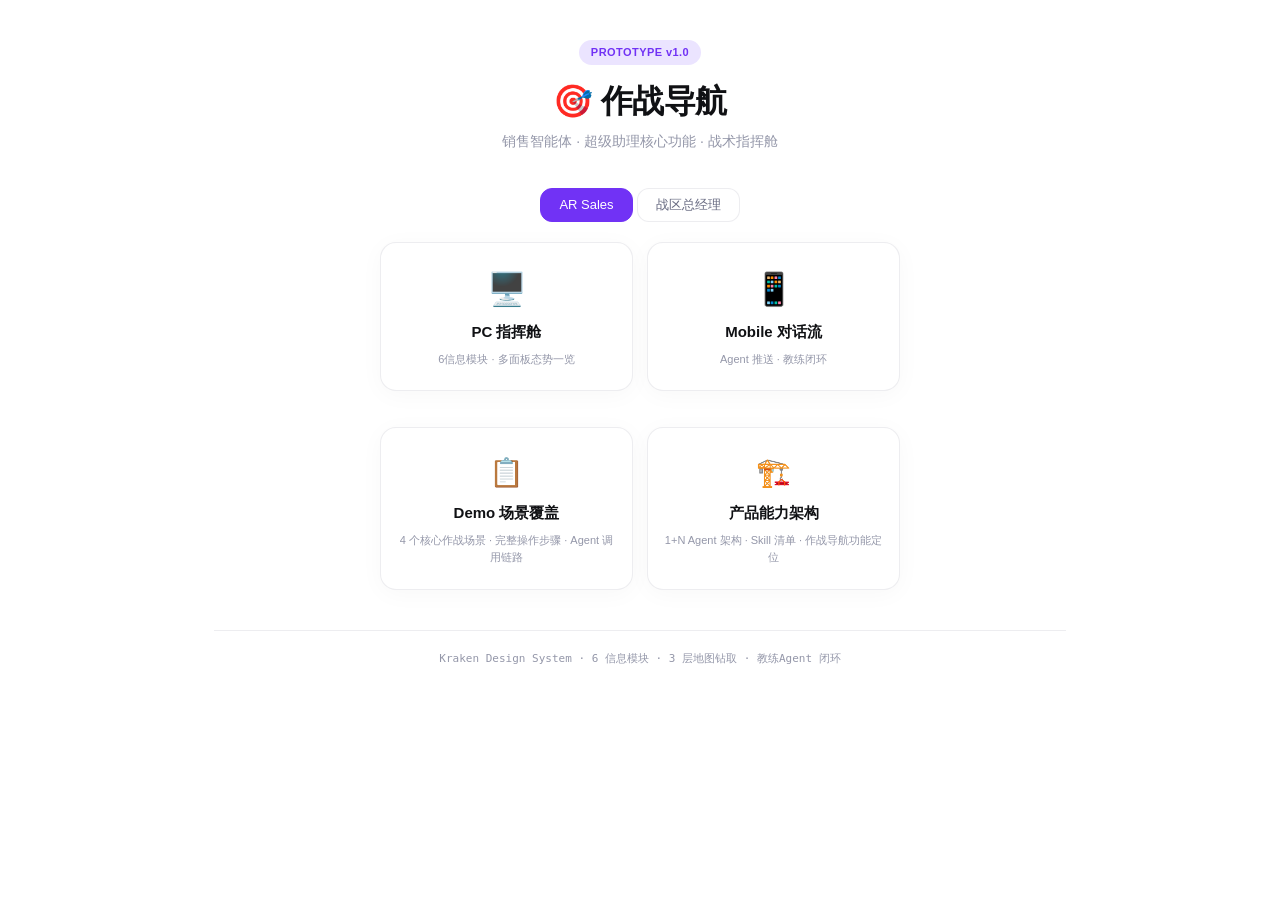
<file: docs/index.html>
<!DOCTYPE html>
<html lang="zh-CN">
<head>
<meta charset="UTF-8">
<meta name="viewport" content="width=device-width, initial-scale=1.0">
<title>作战导航 · 原型</title>
<link rel="stylesheet" href="css/styles.css">
<style>
  body { background: #fff; }
  .page { max-width: 900px; margin: 0 auto; padding: 40px 24px; }

  /* Header */
  .header { text-align: center; margin-bottom: 36px; }
  .header .tag { display:inline-block;padding:4px 12px;border-radius:var(--r-full);background:var(--purple-subtle);color:var(--purple);font-size:11px;font-weight:600;letter-spacing:0.04em;margin-bottom:12px; }
  .header h1 { font-family:var(--font-display);font-size:32px;font-weight:700;letter-spacing:-0.5px;margin-bottom:6px; }
  .header h1 em { color:var(--purple);font-style:normal; }
  .header .sub { color:var(--text-muted);font-size:14px; }

  /* Entry links */
  .entry { max-width: 520px; margin: 0 auto 36px; }
  .role-tabs { display:flex;gap:4px;justify-content:center;margin-bottom:20px; }
  .rtab { padding:7px 18px;border-radius:var(--r-xl);border:1px solid var(--border-light);background:#fff;color:var(--text-secondary);font-size:13px;font-weight:500;cursor:pointer;transition:all 0.15s; }
  .rtab.on { background:var(--purple);color:#fff;border-color:var(--purple); }
  .links { display:grid;grid-template-columns:1fr 1fr;gap:14px; }
  .link { display:flex;flex-direction:column;align-items:center;gap:8px;padding:22px 16px;border-radius:var(--r-2xl);text-decoration:none;background:#fff;border:1px solid var(--border-light);box-shadow:var(--shadow-card);transition:all 0.2s;color:var(--text); }
  .link:hover { box-shadow:var(--shadow-hover);transform:translateY(-2px); }
  .link.pc:hover { border-color:var(--purple); }
  .link.mb:hover { border-color:var(--success); }
  .link .li { font-size:32px; }
  .link .ll { font-family:var(--font-display);font-size:15px;font-weight:700; }
  .link .ld { font-size:11px;color:var(--text-muted);text-align:center; }

  /* Doc links */
  .intro { margin-bottom: 40px; }
  .doc-links { display:grid;grid-template-columns:1fr 1fr;gap:14px;max-width:520px;margin:0 auto; }
  .doc-link {
    display:flex;flex-direction:column;align-items:center;gap:8px;
    padding:24px 16px;border-radius:var(--r-2xl);text-decoration:none;
    background:#fff;border:1px solid var(--border-light);
    box-shadow:var(--shadow-card);transition:all 0.2s;color:var(--text);
  }
  .doc-link:hover { box-shadow:var(--shadow-hover);transform:translateY(-2px);border-color:var(--purple); }
  .doc-link .doc-icon { font-size:28px; }
  .doc-link .doc-title { font-family:var(--font-display);font-size:15px;font-weight:700; }
  .doc-link .doc-desc { font-size:11px;color:var(--text-muted);text-align:center;line-height:1.5; }

  .footer { text-align:center;padding:20px;font-size:11px;color:var(--text-muted);font-family:var(--font-mono);border-top:1px solid var(--border-light); }
</style>
</head>
<body>
<div class="page">

  <!-- ═══════ HEADER ═══════ -->
  <div class="header">
    <div class="tag">PROTOTYPE v1.0</div>
    <h1><em>🎯</em> 作战导航</h1>
    <p class="sub">销售智能体 · 超级助理核心功能 · 战术指挥舱</p>
  </div>

  <!-- ═══════ ENTRY ═══════ -->
  <div class="entry">
    <div class="role-tabs">
      <button class="rtab on" data-r="ar">AR Sales</button>
      <button class="rtab" data-r="gm">战区总经理</button>
    </div>
    <div class="links">
      <a class="link pc" id="pclink" href="pc.html?role=ar"><div class="li">🖥️</div><div class="ll">PC 指挥舱</div><div class="ld">6信息模块 · 多面板态势一览</div></a>
      <a class="link mb" id="mblink" href="mobile.html?role=ar"><div class="li">📱</div><div class="ll">Mobile 对话流</div><div class="ld">Agent 推送 · 教练闭环</div></a>
    </div>
  </div>

  <!-- ═══════ 文档链接 ═══════ -->
  <div class="intro">
    <div class="doc-links">
      <a class="doc-link" href="scenarios.html">
        <div class="doc-icon">📋</div>
        <div class="doc-title">Demo 场景覆盖</div>
        <div class="doc-desc">4 个核心作战场景 · 完整操作步骤 · Agent 调用链路</div>
      </a>
      <a class="doc-link" href="architecture.html">
        <div class="doc-icon">🏗️</div>
        <div class="doc-title">产品能力架构</div>
        <div class="doc-desc">1+N Agent 架构 · Skill 清单 · 作战导航功能定位</div>
      </a>
    </div>
  </div>

  <div class="footer">Kraken Design System · 6 信息模块 · 3 层地图钻取 · 教练Agent 闭环</div>
</div>

<script>
var role='ar';
document.querySelectorAll('.rtab').forEach(function(b){
  b.addEventListener('click',function(){
    role=this.dataset.r;
    document.querySelectorAll('.rtab').forEach(function(x){x.classList.toggle('on',x.dataset.r===role);});
    document.getElementById('pclink').href='pc.html?role='+role;
    document.getElementById('mblink').href='mobile.html?role='+role;
  });
});
</script>
</body>
</html>
</file>
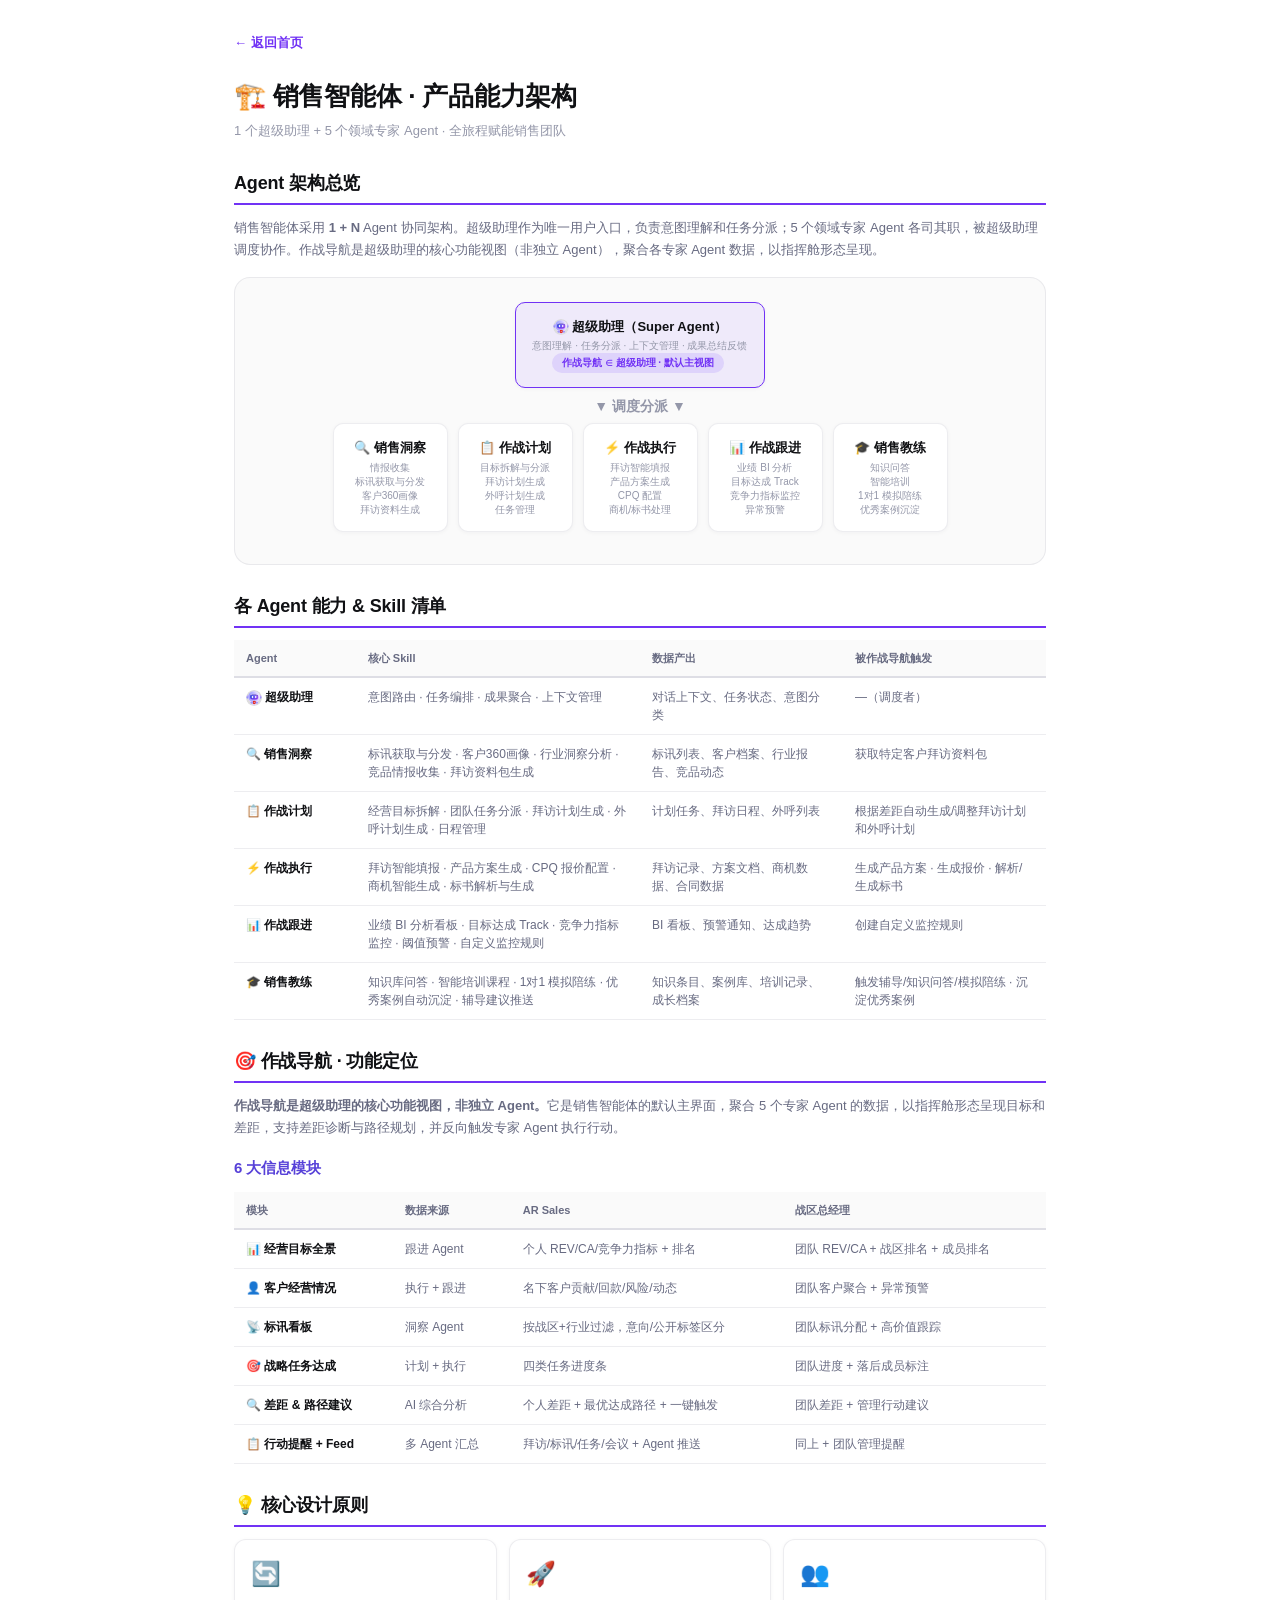
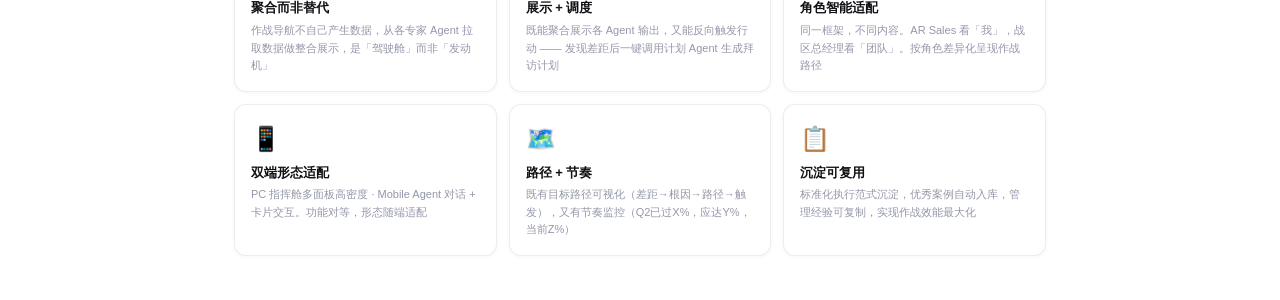
<file: docs/architecture.html>
<!DOCTYPE html>
<html lang="zh-CN">
<head>
<meta charset="UTF-8">
<meta name="viewport" content="width=device-width, initial-scale=1.0">
<title>产品能力架构 · 销售智能体</title>
<link rel="stylesheet" href="css/styles.css">
<style>
  body { background: #fff; }
  .page { max-width: 860px; margin: 0 auto; padding: 32px 24px; }
  .back { display:inline-flex;align-items:center;gap:4px;color:var(--purple);text-decoration:none;font-size:13px;font-weight:600;margin-bottom:24px; }
  .back:hover { color:var(--purple-dark); }
  h1 { font-family:var(--font-display);font-size:26px;font-weight:700;margin-bottom:4px; }
  h2 { font-family:var(--font-display);font-size:18px;font-weight:700;margin:28px 0 12px;padding-bottom:6px;border-bottom:2px solid var(--purple); }
  h3 { font-size:15px;font-weight:700;margin:18px 0 8px;color:var(--purple-dark); }
  .sub { color:var(--text-muted);font-size:13px;margin-bottom:24px; }
  p { font-size:13px;color:var(--text-secondary);line-height:1.7;margin-bottom:10px; }

  /* Arch diagram */
  .arch { background:var(--bg);border-radius:var(--r-2xl);padding:24px;margin:16px 0;border:1px solid var(--border-light);text-align:center; }
  .arch-row { display:flex;gap:10px;justify-content:center;flex-wrap:wrap;margin-bottom:8px; }
  .arch-box { background:#fff;border:1px solid var(--border-light);border-radius:var(--r-lg);padding:14px 16px;text-align:center;min-width:115px;box-shadow:var(--shadow-sm); }
  .arch-box.super { border-color:var(--purple);background:var(--purple-light);min-width:220px; }
  .arch-box .ab-name { font-weight:700;font-size:13px; }
  .arch-box .ab-desc { font-size:10px;color:var(--text-muted);margin-top:3px;line-height:1.4; }
  .arch-arrow { color:var(--text-muted);font-size:14px;font-weight:600;margin:6px 0; }

  /* Table */
  .ft { width:100%;border-collapse:collapse;font-size:12px;margin:12px 0; }
  .ft th { background:var(--bg);padding:10px 12px;text-align:left;font-weight:700;font-size:11px;color:var(--text-secondary);border-bottom:2px solid var(--border); }
  .ft td { padding:10px 12px;border-bottom:1px solid var(--border-light);color:var(--text-secondary);vertical-align:top; }
  .ft td:first-child { font-weight:600;color:var(--text);white-space:nowrap; }

  /* Capability cards */
  .caps { display:grid;grid-template-columns:repeat(auto-fit,minmax(240px,1fr));gap:12px;margin:12px 0; }
  .cap { background:#fff;border:1px solid var(--border-light);border-radius:var(--r-xl);padding:16px;box-shadow:var(--shadow-sm); }
  .cap .ca-icon { font-size:24px;margin-bottom:6px; }
  .cap .ca-title { font-weight:700;font-size:13px;margin-bottom:4px; }
  .cap .ca-desc { font-size:11px;color:var(--text-muted);line-height:1.6; }

  .tag { display:inline-block;padding:3px 10px;border-radius:var(--r-full);font-size:10px;font-weight:600;margin-right:4px; }
  .tag-p { background:var(--purple-subtle);color:var(--purple); }
</style>
</head>
<body>
<div class="page">
  <a href="index.html" class="back">← 返回首页</a>
  <h1>🏗️ 销售智能体 · 产品能力架构</h1>
  <p class="sub">1 个超级助理 + 5 个领域专家 Agent · 全旅程赋能销售团队</p>

  <!-- Arch Diagram -->
  <h2>Agent 架构总览</h2>
  <p>销售智能体采用 <b>1 + N</b> Agent 协同架构。超级助理作为唯一用户入口，负责意图理解和任务分派；5 个领域专家 Agent 各司其职，被超级助理调度协作。作战导航是超级助理的核心功能视图（非独立 Agent），聚合各专家 Agent 数据，以指挥舱形态呈现。</p>

  <div class="arch">
    <div class="arch-row">
      <div class="arch-box super">
        <div class="ab-name"><img src="asset/agent.png" style="width:16px;height:16px;vertical-align:middle;border-radius:50%" alt="Agent"> 超级助理（Super Agent）</div>
        <div class="ab-desc">意图理解 · 任务分派 · 上下文管理 · 成果总结反馈<br><span class="tag tag-p">作战导航 ∈ 超级助理 · 默认主视图</span></div>
      </div>
    </div>
    <div class="arch-arrow">▼ 调度分派 ▼</div>
    <div class="arch-row">
      <div class="arch-box"><div class="ab-name">🔍 销售洞察</div><div class="ab-desc">情报收集<br>标讯获取与分发<br>客户360画像<br>拜访资料生成</div></div>
      <div class="arch-box"><div class="ab-name">📋 作战计划</div><div class="ab-desc">目标拆解与分派<br>拜访计划生成<br>外呼计划生成<br>任务管理</div></div>
      <div class="arch-box"><div class="ab-name">⚡ 作战执行</div><div class="ab-desc">拜访智能填报<br>产品方案生成<br>CPQ 配置<br>商机/标书处理</div></div>
      <div class="arch-box"><div class="ab-name">📊 作战跟进</div><div class="ab-desc">业绩 BI 分析<br>目标达成 Track<br>竞争力指标监控<br>异常预警</div></div>
      <div class="arch-box"><div class="ab-name">🎓 销售教练</div><div class="ab-desc">知识问答<br>智能培训<br>1对1 模拟陪练<br>优秀案例沉淀</div></div>
    </div>
  </div>

  <!-- Agent Skill Table -->
  <h2>各 Agent 能力 & Skill 清单</h2>
  <table class="ft">
    <tr><th style="width:15%">Agent</th><th style="width:35%">核心 Skill</th><th style="width:25%">数据产出</th><th style="width:25%">被作战导航触发</th></tr>
    <tr>
      <td><img src="asset/agent.png" style="width:16px;height:16px;vertical-align:middle;border-radius:50%" alt="Agent"> 超级助理</td>
      <td>意图路由 · 任务编排 · 成果聚合 · 上下文管理</td>
      <td>对话上下文、任务状态、意图分类</td>
      <td>—（调度者）</td>
    </tr>
    <tr>
      <td>🔍 销售洞察</td>
      <td>标讯获取与分发 · 客户360画像 · 行业洞察分析 · 竞品情报收集 · 拜访资料包生成</td>
      <td>标讯列表、客户档案、行业报告、竞品动态</td>
      <td>获取特定客户拜访资料包</td>
    </tr>
    <tr>
      <td>📋 作战计划</td>
      <td>经营目标拆解 · 团队任务分派 · 拜访计划生成 · 外呼计划生成 · 日程管理</td>
      <td>计划任务、拜访日程、外呼列表</td>
      <td>根据差距自动生成/调整拜访计划和外呼计划</td>
    </tr>
    <tr>
      <td>⚡ 作战执行</td>
      <td>拜访智能填报 · 产品方案生成 · CPQ 报价配置 · 商机智能生成 · 标书解析与生成</td>
      <td>拜访记录、方案文档、商机数据、合同数据</td>
      <td>生成产品方案 · 生成报价 · 解析/生成标书</td>
    </tr>
    <tr>
      <td>📊 作战跟进</td>
      <td>业绩 BI 分析看板 · 目标达成 Track · 竞争力指标监控 · 阈值预警 · 自定义监控规则</td>
      <td>BI 看板、预警通知、达成趋势</td>
      <td>创建自定义监控规则</td>
    </tr>
    <tr>
      <td>🎓 销售教练</td>
      <td>知识库问答 · 智能培训课程 · 1对1 模拟陪练 · 优秀案例自动沉淀 · 辅导建议推送</td>
      <td>知识条目、案例库、培训记录、成长档案</td>
      <td>触发辅导/知识问答/模拟陪练 · 沉淀优秀案例</td>
    </tr>
  </table>

  <!-- 作战导航 Positioning -->
  <h2>🎯 作战导航 · 功能定位</h2>
  <p><b>作战导航是超级助理的核心功能视图，非独立 Agent。</b>它是销售智能体的默认主界面，聚合 5 个专家 Agent 的数据，以指挥舱形态呈现目标和差距，支持差距诊断与路径规划，并反向触发专家 Agent 执行行动。</p>

  <h3>6 大信息模块</h3>
  <table class="ft">
    <tr><th>模块</th><th>数据来源</th><th>AR Sales</th><th>战区总经理</th></tr>
    <tr><td>📊 经营目标全景</td><td>跟进 Agent</td><td>个人 REV/CA/竞争力指标 + 排名</td><td>团队 REV/CA + 战区排名 + 成员排名</td></tr>
    <tr><td>👤 客户经营情况</td><td>执行 + 跟进</td><td>名下客户贡献/回款/风险/动态</td><td>团队客户聚合 + 异常预警</td></tr>
    <tr><td>📡 标讯看板</td><td>洞察 Agent</td><td>按战区+行业过滤，意向/公开标签区分</td><td>团队标讯分配 + 高价值跟踪</td></tr>
    <tr><td>🎯 战略任务达成</td><td>计划 + 执行</td><td>四类任务进度条</td><td>团队进度 + 落后成员标注</td></tr>
    <tr><td>🔍 差距 & 路径建议</td><td>AI 综合分析</td><td>个人差距 + 最优达成路径 + 一键触发</td><td>团队差距 + 管理行动建议</td></tr>
    <tr><td>📋 行动提醒 + Feed</td><td>多 Agent 汇总</td><td>拜访/标讯/任务/会议 + Agent 推送</td><td>同上 + 团队管理提醒</td></tr>
  </table>

  <h2>💡 核心设计原则</h2>
  <div class="caps">
    <div class="cap"><div class="ca-icon">🔄</div><div class="ca-title">聚合而非替代</div><div class="ca-desc">作战导航不自己产生数据，从各专家 Agent 拉取数据做整合展示，是「驾驶舱」而非「发动机」</div></div>
    <div class="cap"><div class="ca-icon">🚀</div><div class="ca-title">展示 + 调度</div><div class="ca-desc">既能聚合展示各 Agent 输出，又能反向触发行动 —— 发现差距后一键调用计划 Agent 生成拜访计划</div></div>
    <div class="cap"><div class="ca-icon">👥</div><div class="ca-title">角色智能适配</div><div class="ca-desc">同一框架，不同内容。AR Sales 看「我」，战区总经理看「团队」。按角色差异化呈现作战路径</div></div>
    <div class="cap"><div class="ca-icon">📱</div><div class="ca-title">双端形态适配</div><div class="ca-desc">PC 指挥舱多面板高密度 · Mobile Agent 对话 + 卡片交互。功能对等，形态随端适配</div></div>
    <div class="cap"><div class="ca-icon">🗺️</div><div class="ca-title">路径 + 节奏</div><div class="ca-desc">既有目标路径可视化（差距→根因→路径→触发），又有节奏监控（Q2已过X%，应达Y%，当前Z%）</div></div>
    <div class="cap"><div class="ca-icon">📋</div><div class="ca-title">沉淀可复用</div><div class="ca-desc">标准化执行范式沉淀，优秀案例自动入库，管理经验可复制，实现作战效能最大化</div></div>
  </div>

</div>
</body>
</html>
</file>
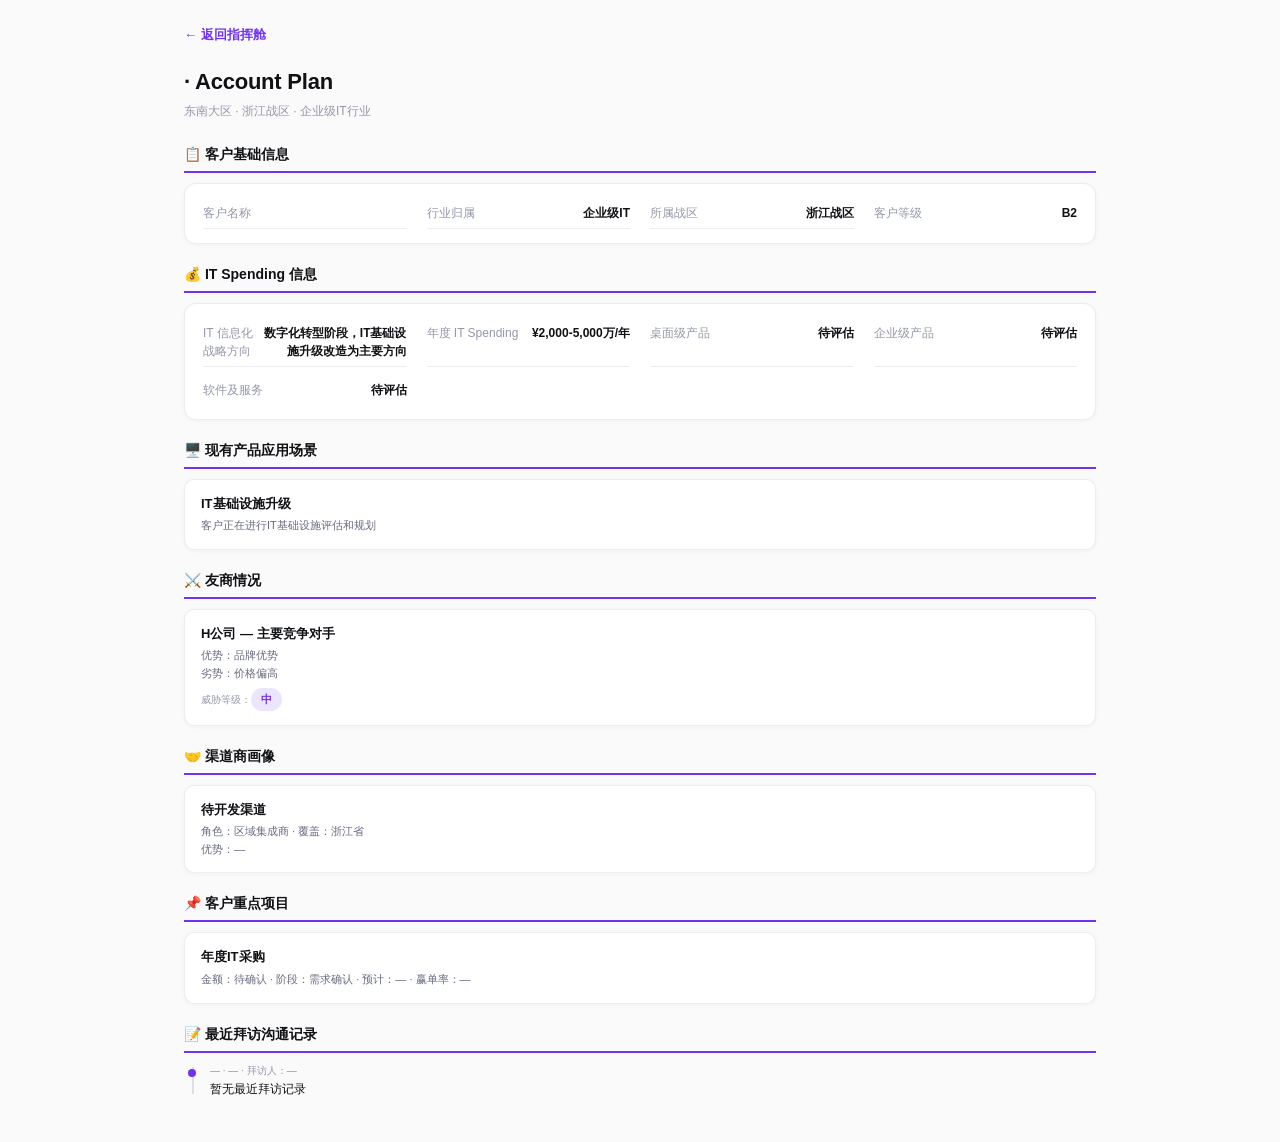
<file: docs/customer-detail.html>
<!DOCTYPE html>
<html lang="zh-CN">
<head>
<meta charset="UTF-8">
<meta name="viewport" content="width=device-width, initial-scale=1.0">
<title>客户 Account Plan · 作战导航</title>
<link rel="stylesheet" href="css/styles.css">
<style>
  body { background: var(--bg); }
  .page { max-width: 960px; margin: 0 auto; padding: 24px; }
  .back { display:inline-flex;align-items:center;gap:4px;color:var(--purple);text-decoration:none;font-size:13px;font-weight:600;margin-bottom:20px; }
  .back:hover { color:var(--purple-dark); }
  h1 { font-family:var(--font-display);font-size:22px;font-weight:700;margin-bottom:4px; }
  .sub { color:var(--text-muted);font-size:12px;margin-bottom:24px; }

  .section { margin-bottom:20px; }
  .section-title { font-family:var(--font-display);font-size:14px;font-weight:700;margin-bottom:10px;padding-bottom:6px;border-bottom:2px solid var(--purple); }

  .info-grid { display:grid;grid-template-columns:repeat(auto-fit,minmax(200px,1fr));gap:8px 20px;background:#fff;border-radius:var(--r-xl);padding:14px 18px;border:1px solid var(--border-light);box-shadow:var(--shadow-sm); }
  .info-item { display:flex;justify-content:space-between;padding:6px 0;font-size:12px;border-bottom:1px solid var(--border-light); }
  .info-item:last-child { border-bottom:none; }
  .info-item .lbl { color:var(--text-muted); }
  .info-item .val { font-weight:600;color:var(--text);text-align:right; }

  .tag-row { display:flex;gap:6px;flex-wrap:wrap;margin-top:4px; }
  .tag { display:inline-block;padding:3px 10px;border-radius:var(--r-full);font-size:11px;font-weight:600; }
  .tag-green { background:var(--success-subtle);color:var(--success-dark); }
  .tag-red { background:var(--danger-subtle);color:var(--danger-dark); }
  .tag-purple { background:var(--purple-subtle);color:var(--purple); }

  .card-list { display:flex;flex-direction:column;gap:8px; }
  .card-item { background:#fff;border-radius:var(--r-lg);padding:14px 16px;border:1px solid var(--border-light);box-shadow:var(--shadow-sm); }
  .card-item .ci-title { font-weight:700;font-size:13px;margin-bottom:4px; }
  .card-item .ci-desc { font-size:11px;color:var(--text-secondary);line-height:1.6; }
  .card-item .ci-meta { font-size:10px;color:var(--text-muted);margin-top:6px; }

  .timeline { position:relative;padding-left:20px; }
  .timeline::before { content:'';position:absolute;left:8px;top:4px;bottom:4px;width:2px;background:var(--border); }
  .tl-item { position:relative;margin-bottom:12px;padding-left:6px; }
  .tl-item::before { content:'';position:absolute;left:-16px;top:6px;width:8px;height:8px;border-radius:50%;background:var(--purple); }
  .tl-item .tl-date { font-size:10px;color:var(--text-muted); }
  .tl-item .tl-content { font-size:12px;color:var(--text);margin-top:2px; }
</style>
</head>
<body>
<div class="page">
  <a href="javascript:history.back()" class="back">← 返回指挥舱</a>
  <h1 id="custName">客户 Account Plan</h1>
  <p class="sub" id="custSub"></p>

  <!-- 客户基础信息 -->
  <div class="section">
    <div class="section-title">📋 客户基础信息</div>
    <div class="info-grid" id="basicInfo"></div>
  </div>

  <!-- IT Spending -->
  <div class="section">
    <div class="section-title">💰 IT Spending 信息</div>
    <div class="info-grid" id="itSpending"></div>
  </div>

  <!-- 现有产品应用场景 -->
  <div class="section">
    <div class="section-title">🖥️ 现有产品应用场景</div>
    <div class="card-list" id="scenarios"></div>
  </div>

  <!-- 友商情况 -->
  <div class="section">
    <div class="section-title">⚔️ 友商情况</div>
    <div class="card-list" id="competitors"></div>
  </div>

  <!-- 渠道商画像 -->
  <div class="section">
    <div class="section-title">🤝 渠道商画像</div>
    <div class="card-list" id="partners"></div>
  </div>

  <!-- 客户重点项目 -->
  <div class="section">
    <div class="section-title">📌 客户重点项目</div>
    <div class="card-list" id="projects"></div>
  </div>

  <!-- 最近拜访沟通记录 -->
  <div class="section">
    <div class="section-title">📝 最近拜访沟通记录</div>
    <div class="timeline" id="visits"></div>
  </div>
</div>

<script>
var custName = (new URLSearchParams(window.location.search)).get('name')||'';
document.getElementById('custName').textContent = custName + ' · Account Plan';
document.getElementById('custSub').textContent = '东南大区 · 浙江战区 · 企业级IT行业';

// Mock account plan data per customer
var plans = {
  '某云计算科技': {
    industry:'互联网/云计算', territory:'浙江战区',
    itStrategy:'多云架构转型，3年内将核心业务迁移至混合云，重点投入 AI 算力基础设施',
    itSpending:'¥8,500万/年',
    desktop:'✅ 可参与 — 桌面云终端 2000+ 点',
    enterprise:'✅ 可参与 — 通用服务器 120 台、分布式存储 2PB',
    software:'✅ 可参与 — 云管平台、容器平台',
    scenarios:[
      {title:'核心交易系统',desc:'基于鲲鹏服务器的核心交易平台，日均处理 5000 万笔交易，要求 99.99% 可用性'},
      {title:'AI 训练集群',desc:'GPU 服务器集群用于大模型训练，现有 200 节点，计划扩容至 500 节点'},
      {title:'云桌面办公',desc:'2000+ 员工的研发桌面云，已采购一期 500 点，体验良好拟扩二期'}
    ],
    competitors:[
      {name:'H公司',position:'核心供应商',strength:'品牌认知度高，政企关系深厚',weakness:'供货周期长，定制化响应慢',threatLevel:'high'},
      {name:'HP',position:'次要供应商',strength:'渠道覆盖广',weakness:'产品线收缩，服务能力下降',threatLevel:'medium'},
      {name:'Dell',position:'潜在进入',strength:'价格灵活',weakness:'国产化资质不足',threatLevel:'low'}
    ],
    partners:[
      {name:'神州数码',role:'总代',coverage:'全国',strength:'物流和资金平台成熟'},
      {name:'杭州云服科技',role:'区域集成商',coverage:'浙江省',strength:'本地化服务能力强，客户关系紧密'}
    ],
    projects:[
      {name:'混合云平台三期建设',amount:'¥3,200万',stage:'方案阶段',deadline:'2026-Q3',probability:'60%'},
      {name:'AI 算力集群扩容',amount:'¥1,800万',stage:'招标中',deadline:'2026-06',probability:'40%'},
      {name:'桌面云二期',amount:'¥500万',stage:'商务谈判',deadline:'2026-05',probability:'80%'}
    ],
    visits:[
      {date:'2026-05-03',type:'方案演示',summary:'向CTO演示混合云方案，获得正面反馈。CTO关注：国产化生态兼容性、TCO对比。下一步：提供详细TCO报告和POC计划。',agent:'张三'},
      {date:'2026-04-18',type:'商务拜访',summary:'与采购总监沟通年度采购计划。对方透露Q3有服务器采购预算释放。已同步作战计划Agent生成跟进任务。',agent:'张三'},
      {date:'2026-04-02',type:'技术交流',summary:'与基础架构团队进行鲲鹏服务器兼容性测试沟通。测试环境已搭建，预计两周内出结果。',agent:'张三'}
    ]
  },
  '某大数据中心': {
    industry:'数据中心/IDC', territory:'浙江战区',
    itStrategy:'绿色数据中心改造，提升 PUE 效率，逐步替换老旧存储设备，引入软件定义存储架构',
    itSpending:'¥4,200万/年',
    desktop:'❌ 暂不参与 — 办公终端已饱和',
    enterprise:'✅ 可参与 — 分布式存储 1PB、备份一体机',
    software:'✅ 可参与 — 数据管理平台、灾备软件',
    scenarios:[
      {title:'冷数据归档系统',desc:'现有 500TB 冷数据需归档，采用分层存储方案（SSD+HDD+蓝光）降低TCO'},
      {title:'容灾备份系统',desc:'两地三中心容灾架构升级，异地备份 RPO<10 分钟'},
      {title:'数据中心基础设施监控',desc:'DCIM 系统升级，统一监控电力、温湿度、机柜空间'}
    ],
    competitors:[
      {name:'H公司',position:'主要供应商',strength:'存储产品线完整',weakness:'项目响应速度下降',threatLevel:'high'},
      {name:'浪潮',position:'竞争厂商',strength:'国产化优势明显',weakness:'服务网络不如我方',threatLevel:'medium'}
    ],
    partners:[{name:'中软国际',role:'实施服务商',coverage:'华东',strength:'实施团队规模大'}],
    projects:[
      {name:'分布式存储扩容',amount:'¥900万',stage:'招标中',deadline:'2026-Q2',probability:'50%'},
      {name:'灾备系统升级',amount:'¥600万',stage:'需求确认',deadline:'2026-Q3',probability:'35%'}
    ],
    visits:[
      {date:'2026-04-20',type:'技术交流',summary:'与运维总监沟通存储扩容需求。客户关注存储性能和能耗比。我方展示了分布式存储的TCO优势。',agent:'张三'},
      {date:'2026-03-15',type:'客户拜访',summary:'拜访CIO了解年度规划。对方提到H公司方案报价过高，存在替换机会。',agent:'李四'}
    ]
  },
  '某互联网集团': {
    industry:'互联网/在线服务', territory:'浙江战区',
    itStrategy:'业务出海加速，海外数据中心布局需求迫切。国内侧推进智能运维AIOps建设',
    itSpending:'¥6,000万/年',
    desktop:'✅ 可参与 — 研发笔记本 500+ 台/年',
    enterprise:'✅ 可参与 — GPU 服务器、高速交换机',
    software:'✅ 可参与 — AIOps 平台、安全态势感知',
    scenarios:[
      {title:'海外数据中心建设',desc:'计划在新加坡、法兰克福新建两个中型数据中心，需全套基础设施方案'},
      {title:'AIOps 智能运维平台',desc:'基于机器学习的故障预测和自动根因分析，减少 MTTR 50%'},
      {title:'零信任安全架构',desc:'全面升级安全架构，部署微隔离和动态访问控制'}
    ],
    competitors:[
      {name:'H公司',position:'海外主力',strength:'海外渠道和服务网络完善',weakness:'价格偏高',threatLevel:'high'},
      {name:'AWS',position:'云服务商',strength:'公有云服务成熟',weakness:'私有化部署能力弱',threatLevel:'medium'}
    ],
    partners:[{name:'软通动力',role:'海外实施伙伴',coverage:'亚太',strength:'新加坡本地团队'}],
    projects:[
      {name:'海外数据中心项目',amount:'¥2,500万',stage:'初步接触',deadline:'2026-Q4',probability:'25%'},
      {name:'AIOps平台建设',amount:'¥800万',stage:'方案阶段',deadline:'2026-Q3',probability:'45%'}
    ],
    visits:[
      {date:'2026-04-25',type:'高层交流',summary:'与VP of Infra沟通海外数据中心需求。客户正在评估自建 vs 托管方案。我方提出了混合方案建议。',agent:'张三'}
    ]
  }
};

// Default plan for customers without specific data
var defaultPlan = {
  industry:'企业级IT', territory:'浙江战区',
  itStrategy:'数字化转型阶段，IT基础设施升级改造为主要方向',
  itSpending:'¥2,000-5,000万/年',
  desktop:'待评估',
  enterprise:'待评估',
  software:'待评估',
  scenarios:[{title:'IT基础设施升级',desc:'客户正在进行IT基础设施评估和规划'}],
  competitors:[{name:'H公司',position:'主要竞争对手',strength:'品牌优势',weakness:'价格偏高',threatLevel:'medium'}],
  partners:[{name:'待开发渠道',role:'区域集成商',coverage:'浙江省',strength:'—'}],
  projects:[{name:'年度IT采购',amount:'待确认',stage:'需求确认',deadline:'—',probability:'—'}],
  visits:[{date:'—',type:'—',summary:'暂无最近拜访记录',agent:'—'}]
};

var plan = plans[custName] || defaultPlan;

// Render
function kv(l,v){return'<div class="info-item"><span class="lbl">'+l+'</span><span class="val">'+v+'</span></div>';}
function tag(t,c){return'<span class="tag tag-'+c+'">'+t+'</span>';}

document.getElementById('basicInfo').innerHTML =
  kv('客户名称',custName)+
  kv('行业归属',plan.industry)+
  kv('所属战区',plan.territory)+
  kv('客户等级',custName.indexOf('云计算')>=0||custName.indexOf('大数据')>=0||custName.indexOf('互联网')>=0?'B1':'B2');

document.getElementById('itSpending').innerHTML =
  kv('IT 信息化战略方向',plan.itStrategy)+
  kv('年度 IT Spending',plan.itSpending)+
  kv('桌面级产品',plan.desktop)+
  kv('企业级产品',plan.enterprise)+
  kv('软件及服务',plan.software);

var scHTML='';
plan.scenarios.forEach(function(s){scHTML+='<div class="card-item"><div class="ci-title">'+s.title+'</div><div class="ci-desc">'+s.desc+'</div></div>';});
document.getElementById('scenarios').innerHTML=scHTML||'<div class="card-item"><div class="ci-desc">暂无场景数据</div></div>';

var compHTML='';
plan.competitors.forEach(function(c){
  compHTML+='<div class="card-item"><div class="ci-title">'+c.name+' — '+c.position+'</div><div class="ci-desc">优势：'+c.strength+'<br>劣势：'+c.weakness+'</div><div class="ci-meta">威胁等级：'+(c.threatLevel==='high'?'<span class="tag tag-red">高</span>':c.threatLevel==='medium'?'<span class="tag tag-purple">中</span>':'<span class="tag tag-green">低</span>')+'</div></div>';
});
document.getElementById('competitors').innerHTML=compHTML;

var partHTML='';
plan.partners.forEach(function(p){
  partHTML+='<div class="card-item"><div class="ci-title">'+p.name+'</div><div class="ci-desc">角色：'+p.role+' · 覆盖：'+p.coverage+'<br>优势：'+p.strength+'</div></div>';
});
document.getElementById('partners').innerHTML=partHTML;

var projHTML='';
plan.projects.forEach(function(p){
  projHTML+='<div class="card-item"><div class="ci-title">'+p.name+'</div><div class="ci-desc">金额：'+p.amount+' · 阶段：'+p.stage+' · 预计：'+p.deadline+' · 赢单率：'+p.probability+'</div></div>';
});
document.getElementById('projects').innerHTML=projHTML;

var visitHTML='';
plan.visits.forEach(function(v){
  visitHTML+='<div class="tl-item"><div class="tl-date">'+v.date+' · '+v.type+' · 拜访人：'+v.agent+'</div><div class="tl-content">'+v.summary+'</div></div>';
});
document.getElementById('visits').innerHTML=visitHTML;
</script>
</body>
</html>
</file>
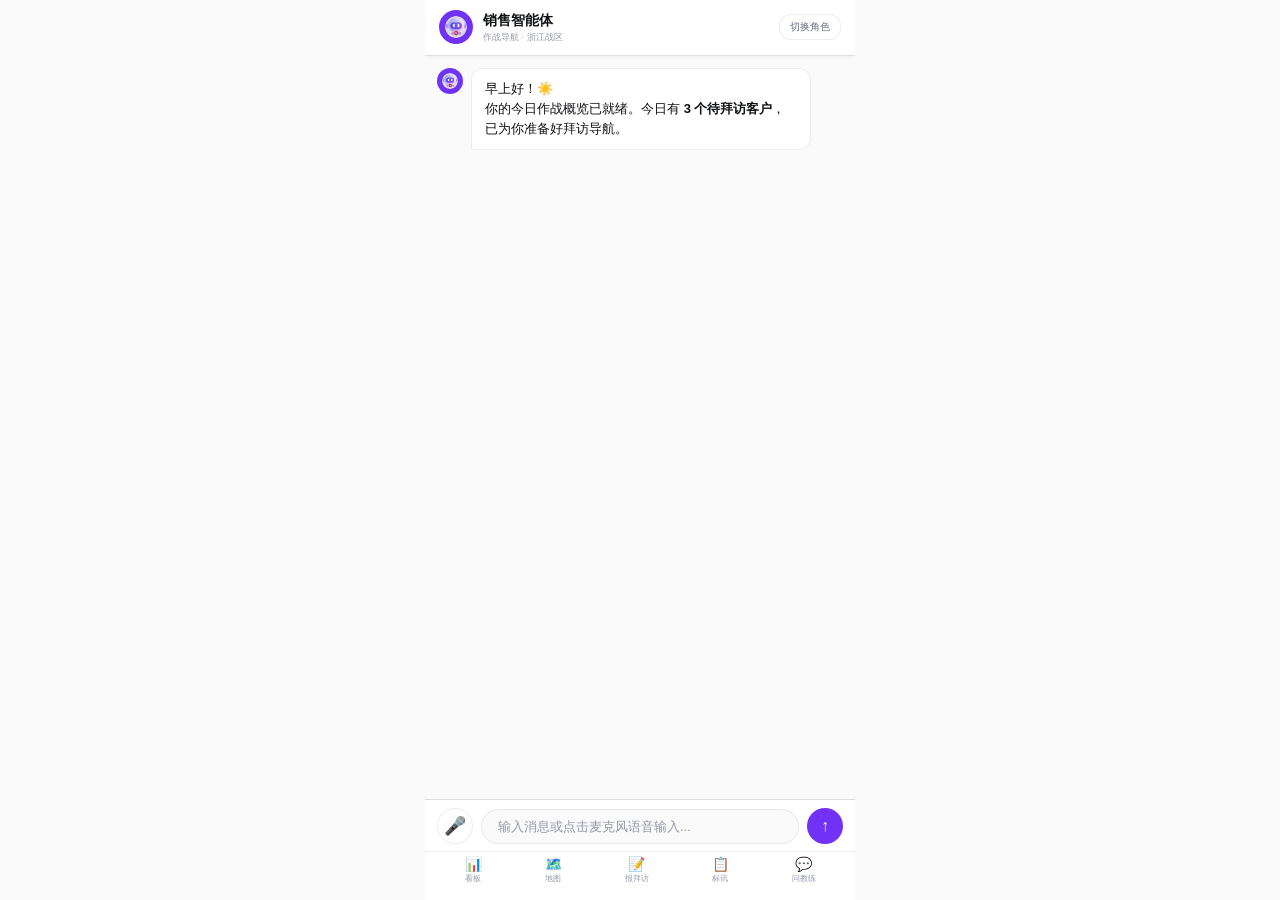
<file: docs/mobile.html>
<!DOCTYPE html>
<html lang="zh-CN">
<head>
<meta charset="UTF-8">
<meta name="viewport" content="width=device-width, initial-scale=1.0, maximum-scale=1.0, user-scalable=no">
<title>作战导航 · Mobile</title>
<link rel="stylesheet" href="css/styles.css">
<style>
  .sh { width:100%; max-width:430px; height:100vh; display:flex; flex-direction:column; background:#fff; margin:0 auto; overflow:hidden; position:relative; }

  /* Header */
  .mh {
    display:flex; align-items:center; gap:10px; padding:10px 14px;
    background:#fff; border-bottom:1px solid var(--border); box-shadow:var(--shadow-sm);
    z-index:10; flex-shrink:0;
  }
  .mh .av { width:34px; height:34px; border-radius:50%; background:var(--purple); display:flex; align-items:center; justify-content:center; font-size:18px; flex-shrink:0; }
  .mh .info { flex:1; }
  .mh .name { font-family:var(--font-display); font-size:14px; font-weight:700; }
  .mh .sub { font-size:9px; color:var(--text-muted); }
  .mh .rt {
    padding:5px 10px; border-radius:var(--r-xl); border:1px solid var(--border-light);
    background:#fff; color:var(--text-secondary); font-size:10px; cursor:pointer;
  }

  /* Chat */
  .chat { flex:1; overflow-y:auto; padding:12px; display:flex; flex-direction:column; gap:10px; padding-bottom:110px; background:var(--bg); }

  .msg { display:flex; gap:8px; animation:fadeUp 0.3s ease-out; }
  .msg-a { align-items:flex-start; max-width:92%; }
  .msg-u { justify-content:flex-end; }
  .msg .mav { width:26px; height:26px; border-radius:50%; background:var(--purple); display:flex; align-items:center; justify-content:center; font-size:14px; flex-shrink:0; color:#fff; }
  .bub { padding:10px 13px; font-size:13px; line-height:1.55; }
  .bub-a { background:#fff; border:1px solid var(--border-light); border-radius:12px 12px 12px 2px; color:var(--text); }
  .bub-u { background:var(--purple); color:#fff; border-radius:12px 12px 2px 12px; max-width:75%; }

  .card-c {
    background:#fff; border:1px solid var(--border-light); border-radius:var(--r-2xl);
    padding:14px; margin:2px 0; max-width:94%; box-shadow:var(--shadow-card);
    animation:fadeUp 0.3s ease-out;
  }

  /* Input bar */
  .input-bar {
    position:absolute; bottom:48px; left:0; right:0; background:#fff;
    border-top:1px solid var(--border); padding:8px 12px; z-index:20;
    display:flex; align-items:center; gap:8px;
  }
  .input-bar .voice-btn {
    width:36px; height:36px; border-radius:50%; border:1px solid var(--border-light);
    background:#fff; font-size:18px; cursor:pointer; display:flex; align-items:center; justify-content:center;
    flex-shrink:0; transition:all 0.15s;
  }
  .input-bar .voice-btn:active { background:var(--purple-light); border-color:var(--purple); }
  .input-bar .voice-btn.recording { background:var(--danger); color:#fff; border-color:var(--danger); animation:pulse 1.5s infinite; }
  .input-bar input {
    flex:1; border:1px solid var(--border-light); border-radius:var(--r-full);
    padding:9px 16px; font-size:13px; font-family:var(--font-ui); outline:none;
    background:var(--bg); color:var(--text); transition:border-color 0.15s;
  }
  .input-bar input:focus { border-color:var(--purple); }
  .input-bar input::placeholder { color:var(--text-muted); }
  .input-bar .send-btn {
    width:36px; height:36px; border-radius:50%; border:none;
    background:var(--purple); color:#fff; font-size:16px; cursor:pointer;
    display:flex; align-items:center; justify-content:center; flex-shrink:0;
    transition:all 0.15s;
  }
  .input-bar .send-btn:active { background:var(--purple-dark); }

  /* Quickbar — compact, below input */
  .qb {
    position:absolute; bottom:0; left:0; right:0; background:#fff;
    border-top:1px solid var(--border-light);
    display:flex; justify-content:space-around; padding:4px 8px 16px; z-index:20;
  }
  .qb button {
    display:flex; flex-direction:column; align-items:center; gap:1px;
    border:none; background:none; color:var(--text-muted); font-size:8px; cursor:pointer;
  }
  .qb button:active { color:var(--purple); }
  .qb .qi { font-size:14px; }

  @keyframes fadeUp { from{opacity:0;transform:translateY(6px)} to{opacity:1;transform:translateY(0)} }

  /* Scenario bar */
  .scenario-bar {
    display:flex; align-items:center; gap:8px; padding:6px 14px;
    background:var(--purple-light); border-bottom:1px solid var(--purple-subtle);
    font-size:11px; flex-shrink:0;
  }
  .scenario-bar a { color:var(--purple); text-decoration:none; font-weight:600; }
  .scenario-bar .sc-tag { background:var(--purple);color:#fff;padding:2px 8px;border-radius:var(--r-full);font-size:9px;font-weight:700; }
  .scenario-bar .sc-step { color:var(--text-muted);font-size:10px;margin-left:auto; }
</style>
</head>
<body>
<div class="sh">
  <header class="mh">
    <div class="av"><img src="asset/agent.png" style="width:22px;height:22px;border-radius:50%" alt="Agent"></div>
    <div class="info"><div class="name">销售智能体</div><div class="sub" id="stitle"></div></div>
    <button class="rt" id="rtoggle">切换角色</button>
  </header>
  <div class="scenario-bar" id="scenarioBar" style="display:none">
    <a href="scenarios.html">← 返回场景汇总</a>
    <span class="sc-tag" id="scTag"></span>
    <span class="sc-step" id="scStep"></span>
  </div>
  <main class="chat" id="chat"></main>
  <div class="input-bar">
    <button class="voice-btn" id="voiceBtn" title="语音输入">🎤</button>
    <input type="text" id="msgInput" placeholder="输入消息或点击麦克风语音输入..." autocomplete="off">
    <button class="send-btn" id="sendBtn">↑</button>
  </div>
  <footer class="qb">
    <button data-a="dashboard"><span class="qi">📊</span>看板</button>
    <button data-a="map"><span class="qi">🗺️</span>地图</button>
    <button data-a="visit"><span class="qi">📝</span>报拜访</button>
    <button data-a="bid"><span class="qi">📋</span>标讯</button>
    <button data-a="coach"><span class="qi">💬</span>问教练</button>
  </footer>
</div>

<script>
var NOW=new Date();
function dL(n){var d=new Date(NOW);d.setDate(d.getDate()+n);return d.getFullYear()+'-'+String(d.getMonth()+1).padStart(2,'0')+'-'+String(d.getDate()).padStart(2,'0');}
function fmK(n){return '¥'+(n/10).toFixed(0)+'万';}
function fmP(a,t){return Math.round(a/t*100)+'%';}
function fmV(v){return v+'%';}

var AR={name:'张三',role:'ar',region:'东南大区',territory:'浙江战区',industries:['企业级IT'],
  targets:{rev:{target:3500,achieved:1470,rank:'3/10'},ca:{target:2200,achieved:1210,rank:'3/10'},compA:{target:100,achieved:78,rank:'4/10'},compB:{target:100,achieved:82,rank:'3/10'}},
  strategicTasks:[{label:'高价值客户经营',done:2,total:6},{label:'海光战核客户经营',done:2,total:4},{label:'重点战役',done:1,total:3},{label:'客户拜访',done:10,total:20}],
  bids:{intended:[{name:'通用服务器框架采购',amount:1200,deadline:dL(5),highValue:true},{name:'分布式存储扩容项目',amount:900,deadline:dL(12),highValue:true},{name:'数据中心解决方案招标',amount:600,deadline:dL(20),highValue:false}],public:[{name:'私有云平台建设项目',amount:1500,deadline:dL(3),highValue:true,status:'pending'},{name:'AI算力集群采购',amount:800,deadline:dL(8),highValue:true,status:'pending'},{name:'政务云安全加固项目',amount:400,deadline:dL(15),highValue:false,status:'reported'}]},
  mapPins:[{type:'sales',name:'张三',rev:40,x:62,y:28},{type:'customer',name:'某云计算科技',status:'good',x:58,y:22},{type:'customer',name:'某大数据中心',status:'risk',x:45,y:62},{type:'bid',name:'私有云平台建设',highValue:true,x:70,y:45},{type:'competitor',name:'竞品H公司',x:40,y:18}]
};

var GM={name:'王指挥',role:'gm',region:'东南大区',territory:'浙江战区',industries:['企业级IT','制造'],
  targets:{rev:{target:18000,achieved:7560,rank:'2/8'},ca:{target:13000,achieved:7150,rank:'2/8'}},
  strategicTasks:[{label:'高价值客户经营',done:16,total:30},{label:'海光战核客户经营',done:14,total:24},{label:'重点战役',done:9,total:18},{label:'客户拜访',done:78,total:120}],
  bids:{intended:[{name:'通用服务器框架采购',amount:1200,deadline:dL(5),highValue:true},{name:'智能制造MES平台',amount:700,deadline:dL(10),highValue:true}],public:[{name:'私有云平台建设项目',amount:1500,deadline:dL(3),highValue:true,status:'pending'},{name:'AI算力集群采购',amount:800,deadline:dL(8),highValue:true,status:'pending'}]},
  mapPins:[{type:'sales',name:'张三',rev:40,x:55,y:20},{type:'sales',name:'王五',rev:28,x:48,y:62},{type:'customer',name:'某大数据中心',status:'risk',x:25,y:60},{type:'bid',name:'私有云平台',highValue:true,x:75,y:40}]
};
function gD(r){return r==='gm'?GM:AR;}

var role=(new URLSearchParams(window.location.search)).get('role')||'ar';
var data=gD(role);

function addMsg(t){var c=document.getElementById('chat');var d=document.createElement('div');d.className='msg msg-a';d.innerHTML='<div class="mav"><img src="asset/agent.png" style="width:16px;height:16px;vertical-align:middle;border-radius:50%" alt="Agent"></div><div class="bub bub-a">'+t+'</div>';c.appendChild(d);c.scrollTop=c.scrollHeight;}
function addUser(t){var c=document.getElementById('chat');var d=document.createElement('div');d.className='msg msg-u';d.innerHTML='<div class="bub bub-u">'+t+'</div>';c.appendChild(d);c.scrollTop=c.scrollHeight;}
function addCard(h){var c=document.getElementById('chat');var d=document.createElement('div');d.className='card-c';d.innerHTML=h;c.appendChild(d);c.scrollTop=c.scrollHeight;}

function runGreeting(){
  setTimeout(function(){addMsg('早上好！☀️<br>你的今日作战概览已就绪。今日有 <b>3 个待拜访客户</b>，已为你准备好拜访导航。');},400);
  setTimeout(pushMetrics,1200);
  if(role==='ar'){
    setTimeout(function(){addMsg('你有 <b style="color:var(--danger)">2 个差距</b>需关注：CPS完成率 42%，某云计算科技未覆盖、某大数据中心商机停滞。');},2000);
    setTimeout(pushGap,3000);
    setTimeout(function(){addMsg('建议今日重点拜访某云计算科技，预计可贡献 ¥32万。<br>需要我帮你生成今日拜访计划吗？');},4200);
    // Auto-play scenario
    if(scenario==='1'){
      setTimeout(function(){ updateScStep('自动触发：生成今日拜访计划'); hAct('帮我生成拜访计划'); },5200);
      setTimeout(function(){ updateScStep('Agent 推荐：查看客户详情'); addMsg('💡 提醒：拜访前建议查看客户 <b>Account Plan</b>，已为你准备好某云计算科技的 IT Spending、友商态势、重点项目和最近拜访记录。'); },8000);
      setTimeout(function(){
        addCard('<div style="font-family:var(--font-display);font-weight:700;font-size:13px;margin-bottom:6px">📋 某云计算科技 · Account Plan 摘要</div>'+
          '<div style="font-size:10px;color:var(--text-secondary);line-height:1.6">'+
          '<b>💰 IT Spending：</b>¥8,500万/年 · 多云架构转型<br>'+
          '<b>⚔️ 友商：</b>H公司(核心供应商) · HP(次要) · Dell(潜在)<br>'+
          '<b>📌 重点项目：</b>混合云三期 ¥3,200万(方案阶段) · AI扩容 ¥1,800万(招标中)<br>'+
          '<b>📝 最近拜访：</b>5/3 方案演示(CTO正面反馈) · 4/18 商务拜访(采购预算释放)</div>'+
          '<div style="color:var(--purple);font-size:10px;margin-top:6px;cursor:pointer">打开完整 Account Plan →</div>');
        updateScStep('Agent 推送：客户 Account Plan 摘要');
      },8500);
      setTimeout(function(){ updateScStep('完成：战前准备就绪 — 拜访计划 + 客户洞察 + 订单商机概览'); addMsg('✅ 今日战前准备已完成！<br><br>📅 <b>拜访计划</b>已就绪<br>📋 <b>客户 Account Plan</b>可随时查阅<br>📦 <b>我的订单</b> 5笔 · <b>我的商机</b> 6个<br><br>祝你今日作战顺利！🎯'); },10500);
    }
    if(scenario==='2'){ setTimeout(function(){ updateScStep('自动触发：标讯推送 → 创建商机 → 生成沟通资料'); },3000); setTimeout(function(){ hAct('查看最新标讯'); },3500); }
    if(scenario==='4'){ setTimeout(function(){ updateScStep('自动触发：教练建议 → 案例展示 → 模拟陪练'); hAct('看看教练建议'); },5200); }
  } else {
    setTimeout(function(){addMsg('⚠️ <b style="color:var(--danger)">王五、钱七</b>达成率持续落后，需要管理干预。');},2000);
    setTimeout(pushGap,3000);
    setTimeout(function(){addMsg('已为你列出管理建议：绩效面谈、过程抽检、新人带教。<br>需要我帮你安排吗？');},4200);
    if(scenario==='3'){ setTimeout(function(){ updateScStep('自动触发：安排管理动作'); hAct('帮我安排管理动作'); },5200); }
  }
}

function updateScStep(t){ var el=document.getElementById('scStep'); if(el) el.textContent='▶ '+t; }

function pushMetrics(){
  var t=data.targets;
  var items=role==='ar'?[
    {l:'CPS完成率',v:fmP(t.rev.achieved,t.rev.target),c:'var(--danger)',s:'排名 '+t.rev.rank},
    {l:'K1 复合完成率',v:fmP(t.ca.achieved,t.ca.target),c:'var(--success)',s:'排名 '+t.ca.rank},
    {l:'K2 复合完成率',v:fmV(t.compA.achieved),c:'',s:'排名 '+t.compA.rank},
    {l:'K3 REV完成率',v:fmV(t.compB.achieved),c:'',s:'排名 '+t.compB.rank}
  ]:[
    {l:'团队 CPS',v:fmP(t.rev.achieved,t.rev.target),c:'var(--success)',s:'战区排名 '+t.rev.rank},
    {l:'团队 CA',v:fmP(t.ca.achieved,t.ca.target),c:'var(--success)',s:'战区排名 '+t.ca.rank}
  ];
  var h='<div style="font-family:var(--font-display);font-weight:700;font-size:13px;margin-bottom:8px">📊 经营目标全景</div><div style="display:grid;grid-template-columns:1fr 1fr;gap:6px">';
  items.forEach(function(i){h+='<div style="background:var(--bg);border-radius:var(--r-lg);padding:10px;text-align:center;border:1px solid var(--border-light)"><div style="font-size:9px;color:var(--text-muted)">'+i.l+'</div><div class="mono" style="font-size:18px;font-weight:700;'+(i.c?'color:'+i.c:'')+'">'+i.v+'</div><div style="font-size:9px;color:var(--text-muted)">'+i.s+'</div></div>';});
  h+='</div>'+(role==='gm'?'<div style="margin-top:6px;font-size:10px;color:var(--danger)">⚠ 王五、钱七需重点关注</div>':'')+'<div style="color:var(--purple);font-size:10px;margin-top:6px;cursor:pointer" onclick="showDashboard()">查看完整看板 →</div>';
  addCard(h);
}

function showDashboard(){
  addUser('展开作战看板');
  setTimeout(function(){
    // Target overview card
    var t=data.targets;
    var h='<div style="font-family:var(--font-display);font-weight:700;font-size:14px;margin-bottom:10px">📊 作战看板全览</div>';
    h+='<div style="font-size:11px;color:var(--text-muted);margin-bottom:8px">'+data.region+' · '+data.territory+'</div>';

    // Metrics
    h+='<div style="display:grid;grid-template-columns:1fr 1fr;gap:5px;margin-bottom:10px">';
    if(role==='ar'){
      h+=mt('CPS完成率',fmP(t.rev.achieved,t.rev.target),'var(--danger)')+mt('K1 复合完成率',fmP(t.ca.achieved,t.ca.target),'var(--success)')+mt('K2 复合完成率',fmV(t.compA.achieved),'')+mt('K3 REV完成率',fmV(t.compB.achieved),'');
    }else{
      h+=mt('团队CPS',fmP(t.rev.achieved,t.rev.target),'var(--success)')+mt('团队K1',fmP(t.ca.achieved,t.ca.target),'var(--success)');
    }
    h+='</div>';

    // Strategic tasks
    h+='<div style="font-weight:600;font-size:11px;margin-bottom:4px">🎯 战略任务达成</div>';
    data.strategicTasks.forEach(function(tk){
      var p=Math.round(tk.done/tk.total*100);
      var c=p>=60?'var(--success)':p>=40?'var(--warning)':'var(--danger)';
      h+='<div style="display:flex;justify-content:space-between;font-size:10px;margin-bottom:2px"><span>'+tk.label+'</span><span class="mono">'+tk.done+'/'+tk.total+'</span></div><div class="progress" style="margin-bottom:6px"><div class="trk '+(p>=60?'trk-s':p>=40?'trk-w':'trk-d')+'" style="width:'+p+'%"></div></div>';
    });

    // Gap
    h+='<div style="font-weight:600;font-size:11px;margin:8px 0 4px">🔍 关键差距</div>';
    h+=role==='ar'
      ?'<div style="font-size:10px;color:var(--text-secondary)">⚠ CPS差¥12万 · 高价值客户缺口3家</div>'
      :'<div style="font-size:10px;color:var(--text-secondary)">⚠ 王五REV28% · 钱七拜访落后 · 赵六新人25%</div>';

    addCard(h);
  },400);
}
function mt(l,v,c){return '<div style="background:var(--bg);border-radius:6px;padding:8px;text-align:center;border:1px solid var(--border-light)"><div style="font-size:8px;color:var(--text-muted)">'+l+'</div><div class="mono" style="font-size:16px;font-weight:700;'+(c?'color:'+c:'')+'">'+v+'</div></div>';}

function pushGap(){
  if(role==='ar'){
    addCard('<div style="font-family:var(--font-display);font-weight:700;font-size:13px;margin-bottom:6px">🔍 差距 & 路径建议</div>'+
      '<div style="font-size:11px;color:var(--text-secondary);margin-bottom:4px">⚠ CPS差距 ¥19万 · 某云计算科技未覆盖 · 某大数据中心商机停滞</div>'+
      '<div style="font-size:11px;color:var(--purple);font-weight:600;margin-bottom:8px">→ 最优路径：某云计算科技 ¥32万 → 通用服务器标讯 ¥120万</div>'+
      '<button class="btn btn-p btn-xs" onclick="hAct(\'帮我生成拜访计划\')">📋 生成拜访计划</button> '+
      '<button class="btn btn-sub btn-xs" onclick="hAct(\'看看教练建议\')">🎓 教练建议</button>');
  } else {
    addCard('<div style="font-family:var(--font-display);font-weight:700;font-size:13px;margin-bottom:6px">🚨 团队差距 & 管理建议</div>'+
      '<div style="font-size:11px;color:var(--text-secondary);margin-bottom:4px">王五 REV 28% · 钱七 拜访落后 · 赵六 新人达成 25%</div>'+
      '<div style="font-size:11px;color:var(--purple);font-weight:600;margin-bottom:8px">→ 建议：绩效面谈（王五）· 过程抽检（钱七）· 带教（赵六）</div>'+
      '<button class="btn btn-p btn-xs" onclick="hAct(\'帮我安排管理动作\')">📅 安排管理动作</button> '+
      '<button class="btn btn-sub btn-xs" onclick="hAct(\'看看团队地图\')">🗺️ 查看团队地图</button>');
  }
}

function hAct(t){
  addUser(t);
  setTimeout(function(){
    if(t.indexOf('拜访计划')>=0){addMsg('收到。正在调用 <b>作战计划Agent</b>...');setTimeout(function(){addMsg('✅ 已生成今日拜访计划：<br><br>📅 <b>上午 10:00</b> 某云计算科技 — 服务器方案演示<br>📅 <b>下午 14:00</b> 某大数据中心 — 存储扩容沟通<br>📅 <b>本周四</b> 某互联网集团 — 解决方案高层交流<br><br>已同步到你的日程和行动提醒。');},1200);}
    else if(t.indexOf('教练')>=0){addMsg('🎓 <b>教练Agent</b> 诊断中...');setTimeout(function(){addMsg('你在<b>客户异议处理</b>方面存在提升空间。王五在类似场景下被评为优秀案例，建议先学习再模拟陪练。');},1200);setTimeout(function(){addCard('<div style="font-family:var(--font-display);font-weight:700;font-size:13px;margin-bottom:4px;color:var(--success)">🏆 优秀案例：客户异议处理</div><div style="font-size:11px;color:var(--text-secondary);margin-bottom:4px">王五在拜访某云计算科技时，成功化解客户对服务器方案的预算异议，最终签单 ¥32万。</div><div style="font-size:11px;margin-bottom:6px">核心方法：<b>先共情理解 → 数据化价值说服 → 提供替代方案</b></div><button class="btn btn-p btn-xs" onclick="hAct(\'开始模拟陪练\')">🎓 开始模拟陪练</button>');},2400);}
    else if(t.indexOf('陪练')>=0){addMsg('启动模拟陪练场景：客户预算异议处理...<br><br>🎯 目标：在客户提出预算不足时，引导转向价值讨论。<br>📝 3轮对话模拟已就绪，随时可以开始。');}
    else if(t.indexOf('管理动作')>=0){addMsg('收到。正在为你安排管理动作...');setTimeout(function(){addMsg('✅ 已添加 <b>王五绩效面谈</b> 到本周四 10:30<br>✅ 已标记 <b>钱七拜访记录</b> 待抽检<br>✅ 已通知 <b>孙八</b> 负责赵六新人带教');},1200);}
    else if(t.indexOf('地图')>=0){var ps=data.mapPins||[];addCard('<div style="font-family:var(--font-display);font-weight:700;font-size:13px;margin-bottom:6px">🗺️ '+data.territory+' 作战态势</div><div style="background:var(--bg);border-radius:var(--r-lg);padding:14px;text-align:center;border:1px solid var(--border-light);margin-bottom:6px"><div style="font-size:32px;margin-bottom:6px">🗺️</div><div style="font-size:11px;color:var(--text-secondary)">Sales '+(role==='gm'?'6':'8')+'人 · 客户 24 家 · 标讯 5 条 · 竞品 3 个</div><div style="font-size:10px;color:var(--text-muted);margin-top:2px">'+ps.filter(function(p){return p.status==='risk';}).length+' 个风险 · '+ps.filter(function(p){return p.highValue;}).length+' 条高价值标讯</div></div>'+(role==='gm'?'<div style="font-size:10px;color:var(--purple)">点击可下钻查看战区详情 →</div>':''));}
    else if(t.indexOf('最新标讯')>=0){runBidToOppFlow();}
    else if(t.indexOf('标讯')>=0){var b=data.bids;var all=[];b.intended.forEach(function(x){x._t='意向';all.push(x);});b.public.forEach(function(x){x._t='公开';all.push(x);});all.sort(function(a,b){if(a.highValue&&!b.highValue)return -1;if(!a.highValue&&b.highValue)return 1;return new Date(a.deadline)-new Date(b.deadline);});var h='<div style="font-family:var(--font-display);font-weight:700;font-size:13px;margin-bottom:8px">📡 标讯看板</div>';all.forEach(function(x){var tt=x._t==='意向'?'<span style="display:inline-block;padding:1px 6px;border-radius:4px;font-size:9px;font-weight:600;background:var(--purple-subtle);color:var(--purple);margin-right:4px">意向</span>':'<span style="display:inline-block;padding:1px 6px;border-radius:4px;font-size:9px;font-weight:600;background:var(--warning-subtle);color:#b0780e;margin-right:4px">公开</span>';var ht=x.highValue?' <span class="badge badge-high">高价值</span>':'';h+='<div style="font-size:11px;padding:5px 0;border-bottom:1px solid var(--border-light);display:flex;align-items:center;gap:4px"><span style="flex:1">'+tt+ht+' '+x.name+'</span><span class="mono" style="font-size:9px;color:var(--text-muted)">'+fmK(x.amount)+' · '+x.deadline+'</span></div>';});addCard(h);}
    else {addMsg('好的，我来帮你处理。「'+t+'」功能原型已展示核心交互流程。');}
  },500);
}

// ═══ SCENARIO 2: 标讯→商机 FLOW ═══
function runBidToOppFlow(){
  addMsg('🔍 <b>洞察Agent</b> 为你匹配到 2 条高价值标讯，与你负责的企业级IT行业高度相关：');
  setTimeout(function(){
    addCard('<div style="font-family:var(--font-display);font-weight:700;font-size:13px;margin-bottom:6px">📡 洞察Agent · 标讯推送</div>'+
      '<div style="font-size:10px;color:var(--text-muted);margin-bottom:8px">基于你的行业（企业级IT）和战区（上海），自动匹配以下标讯</div>'+
      '<div style="background:var(--purple-light);border-radius:8px;padding:10px;margin-bottom:6px">'+
      '<span class="badge badge-high">高价值</span> <b>私有云平台建设项目</b><br>'+
      '<div style="font-size:10px;color:var(--text-secondary);margin-top:3px">¥150万 · '+dL(3)+'截止 · 某政府信息中心<br>需求：通用服务器、分布式存储、云平台软件</div></div>'+
      '<div style="background:var(--purple-light);border-radius:8px;padding:10px;margin-bottom:8px">'+
      '<span class="badge badge-high">高价值</span> <b>AI算力集群采购</b><br>'+
      '<div style="font-size:10px;color:var(--text-secondary);margin-top:3px">¥80万 · '+dL(8)+'截止 · 某互联网集团<br>需求：GPU服务器、高速存储、网络互联</div></div>'+
      '<button class="btn btn-p btn-xs" onclick="hAct(\'分析标讯并创建商机\')">📡 分析标讯详情</button>');
  },1000);

  setTimeout(function(){
    updateScStep('▶ 分析标讯 → 判断意向 → 创建商机');
  },2000);
}

// Add handler for the bid→opp creation step
(function(){
  var origHAct = hAct;
  hAct = function(t){
    if(t.indexOf('分析标讯并创建商机')>=0){
      addUser(t);
      setTimeout(function(){
        addMsg('正在分析标讯匹配度和竞争态势...');
        setTimeout(function(){
          addCard('<div style="font-family:var(--font-display);font-weight:700;font-size:13px;margin-bottom:6px">📊 标讯匹配分析</div>'+
            '<div style="font-size:10px;color:var(--text-secondary);margin-bottom:6px"><b>私有云平台建设项目</b> — 匹配度 <span style="color:var(--success);font-weight:700">87%</span></div>'+
            '<div style="font-size:10px;color:var(--text-muted);margin-bottom:4px">✅ 服务器、存储、云平台均在你的产品范围<br>✅ 该单位去年采购过你司设备<br>⚠ 竞品H公司已介入，需尽快行动</div>'+
            '<div style="font-size:11px;font-weight:600;margin:8px 0 4px">💡 AI 建议：标记为<b>意向</b>标讯，立即创建商机抢占先机</div>'+
            '<div style="font-size:11px;font-weight:600;margin:8px 0 6px">📋 请选择处理方式：</div>'+
            '<button class="btn btn-p btn-xs" onclick="hAct(\'确认创建商机\')" style="margin:3px">✅ 确认创建商机</button>'+
            '<button class="btn btn-o btn-xs" onclick="hAct(\'已经提报商机\')" style="margin:3px">📎 已经提报商机</button>'+
            '<button class="btn btn-g btn-xs" onclick="hAct(\'无法跟进\')" style="margin:3px">⊘ 无法跟进</button>');
          updateScStep('▶ 分析完成 → 选择处理方式');
        },1200);
      },500);
      return;
    }
    if(t.indexOf('确认创建商机')>=0){
      addUser(t);
      setTimeout(function(){
        addMsg('✅ 商机已创建！<br><br>📋 <b>商机名称：</b>私有云平台建设项目<br>💰 <b>预计金额：</b>¥150万<br>📅 <b>预计签约：</b>Q3<br>🏷️ <b>来源：</b>标讯转化<br><br>正在生成高层级客户拜访沟通资料...');
        updateScStep('▶ 商机已创建 → 生成沟通资料');
        setTimeout(function(){
          addCard('<div style="font-family:var(--font-display);font-weight:700;font-size:13px;margin-bottom:6px">📁 客户拜访沟通资料 · High-Level Brief</div>'+
            '<div style="font-size:10px;line-height:1.6;color:var(--text-secondary)">'+
            '<b>🏢 客户背景：</b>某政府信息中心，负责全市政务信息化建设<br>'+
            '<b>📋 采购需求：</b>通用服务器 20 台、分布式存储 500TB、云平台软件 1 套<br>'+
            '<b>🎯 推荐方案：</b>基于鲲鹏架构的私有云全栈方案（服务器 + 存储 + 软件）<br>'+
            '<b>⚔️ 竞品态势：</b>竞品H公司已提交初步方案，我方需突出国产化生态和本地服务优势<br>'+
            '<b>📝 沟通要点：</b>1) 强调国产化替代政策契合度 2) TCO 3 年对比分析 3) 本地化运维团队 7x24 响应</div>'+
            '<div style="margin-top:8px;font-size:10px;color:var(--success)">✅ 已同步到行动提醒 · 可一键导出 PDF</div>');
          updateScStep('▶ 完成：沟通资料已生成');
        },1500);
      },500);
      return;
    }
    if(t.indexOf('已经提报商机')>=0){
      addUser(t);
      setTimeout(function(){
        addMsg('📎 请关联已提报的商机编号：<br><br>系统检索到你可能关联的商机：<br>🔹 <b>OP-2026-0042</b> — 政务云基础设施项目 · ¥120万<br>🔹 <b>OP-2026-0078</b> — 某政府信息中心IT改造 · ¥90万<br><br>请确认关联的商机编号，或输入新编号。');
        addCard('<div style="font-family:var(--font-display);font-weight:700;font-size:13px;margin-bottom:6px">📎 关联商机确认</div>'+
          '<div style="font-size:10px;color:var(--text-muted);margin-bottom:6px">已将标讯「私有云平台建设项目」关联到已有商机</div>'+
          '<div style="display:flex;gap:6px">'+
          '<button class="btn btn-p btn-xs" onclick="hAct(\'确认关联 OP-2026-0042\')" style="margin:3px">✅ 关联 OP-2026-0042</button>'+
          '<button class="btn btn-o btn-xs" onclick="hAct(\'确认关联 OP-2026-0078\')" style="margin:3px">✅ 关联 OP-2026-0078</button></div>');
        updateScStep('▶ 标讯已关联已有商机');
      },500);
      return;
    }
    if(t.indexOf('确认关联')>=0){
      addUser(t);
      setTimeout(function(){
        addMsg('✅ 标讯已成功关联到已有商机！无需重复创建，该标讯将作为商机跟进参考。<br><br>已同步更新商机跟进记录。');
        updateScStep('▶ 完成：标讯关联已有商机');
      },500);
      return;
    }
    if(t.indexOf('无法跟进')>=0){
      addUser(t);
      setTimeout(function(){
        addMsg('请说明无法跟进的原因，系统将记录并归档：');
        addCard('<div style="font-family:var(--font-display);font-weight:700;font-size:13px;margin-bottom:6px">⊘ 无法跟进 · 原因说明</div>'+
          '<div style="font-size:10px;color:var(--text-muted);margin-bottom:6px">请选择或填写具体原因：</div>'+
          '<button class="btn btn-g btn-xs" onclick="hAct(\'原因：产品不匹配\')" style="margin:2px">产品不匹配</button> '+
          '<button class="btn btn-g btn-xs" onclick="hAct(\'原因：竞争过于激烈\')" style="margin:2px">竞争过于激烈</button> '+
          '<button class="btn btn-g btn-xs" onclick="hAct(\'原因：预算不足\')" style="margin:2px">预算不足</button> '+
          '<button class="btn btn-g btn-xs" onclick="hAct(\'原因：不在负责区域\')" style="margin:2px">不在负责区域</button> '+
          '<button class="btn btn-g btn-xs" onclick="hAct(\'原因：项目已取消\')" style="margin:2px">项目已取消</button>');
        updateScStep('▶ 等待反馈原因...');
      },500);
      return;
    }
    if(t.indexOf('原因：')>=0){
      addUser(t);
      setTimeout(function(){
        var reason=t.replace('原因：','');
        addMsg('✅ 已记录反馈：<b>'+reason+'</b><br><br>该标讯已归档，不再出现在你的待处理列表中。如需重新激活，可在标讯归档中查找。');
        updateScStep('▶ 完成：标讯已归档（'+reason+'）');
      },500);
      return;
    }
    origHAct(t);
  };
})();

function updateUI(){document.getElementById('stitle').textContent=role==='gm'?'作战导航 · '+data.territory+'（管辖）':'作战导航 · '+data.territory;}
document.getElementById('rtoggle').addEventListener('click',function(){role=role==='ar'?'gm':'ar';data=gD(role);updateUI();document.getElementById('chat').innerHTML='';addMsg('已切换到 <b>'+(role==='gm'?'战区总经理':'AR Sales')+'</b> 视角');setTimeout(runGreeting,600);});
document.querySelectorAll('.qb button').forEach(function(b){b.addEventListener('click',function(){var a=this.dataset.a;var m={dashboard:'展开作战看板',map:'看看地图',bid:'查看标讯',coach:'教练建议',visit:'我要报拜访'};if(m[a]) hAct(m[a]);});});

// ═══ SCENARIO ═══
var scenario=(new URLSearchParams(window.location.search)).get('scenario')||'';
if(scenario){
  document.getElementById('scenarioBar').style.display='flex';
  var scNames={1:'场景一：今日拜访计划导航',2:'场景二：标讯洞察 → 商机转化',3:'场景三：战区总经理管理干预',4:'场景四：教练闭环'};
  document.getElementById('scTag').textContent=scNames[scenario]||'';
  document.getElementById('scStep').textContent='▶ 演示准备中...';
  if(scenario==='3') role='gm'; // Scenario 3 uses GM view
  data=gD(role); updateUI();
}

// ═══ INPUT BAR ═══
var input=document.getElementById('msgInput');
var sendBtn=document.getElementById('sendBtn');
var voiceBtn=document.getElementById('voiceBtn');
var isRecording=false;

function sendMsg(){
  var t=input.value.trim(); if(!t) return;
  hAct(t); input.value='';
}
sendBtn.addEventListener('click',sendMsg);
input.addEventListener('keydown',function(e){if(e.key==='Enter') sendMsg();});

voiceBtn.addEventListener('click',function(){
  if(!isRecording){
    isRecording=true;
    voiceBtn.textContent='🔴';
    voiceBtn.classList.add('recording');
    addMsg('🎤 <b>正在聆听...</b>（原型模拟：2秒后自动识别）');
    setTimeout(function(){
      isRecording=false;
      voiceBtn.textContent='🎤';
      voiceBtn.classList.remove('recording');
      var phrases=['帮我看看今天的重点客户','最近的标讯有哪些','我的目标达成怎么样','给我一些行动建议'];
      var picked=phrases[Math.floor(Math.random()*phrases.length)];
      input.value=picked;
      addMsg('语音识别结果：<i>"'+picked+'"</i><br>点击发送按钮即可提问 →');
    },2000);
  }
});

updateUI(); setTimeout(runGreeting,500);
</script>
</body>
</html>
</file>
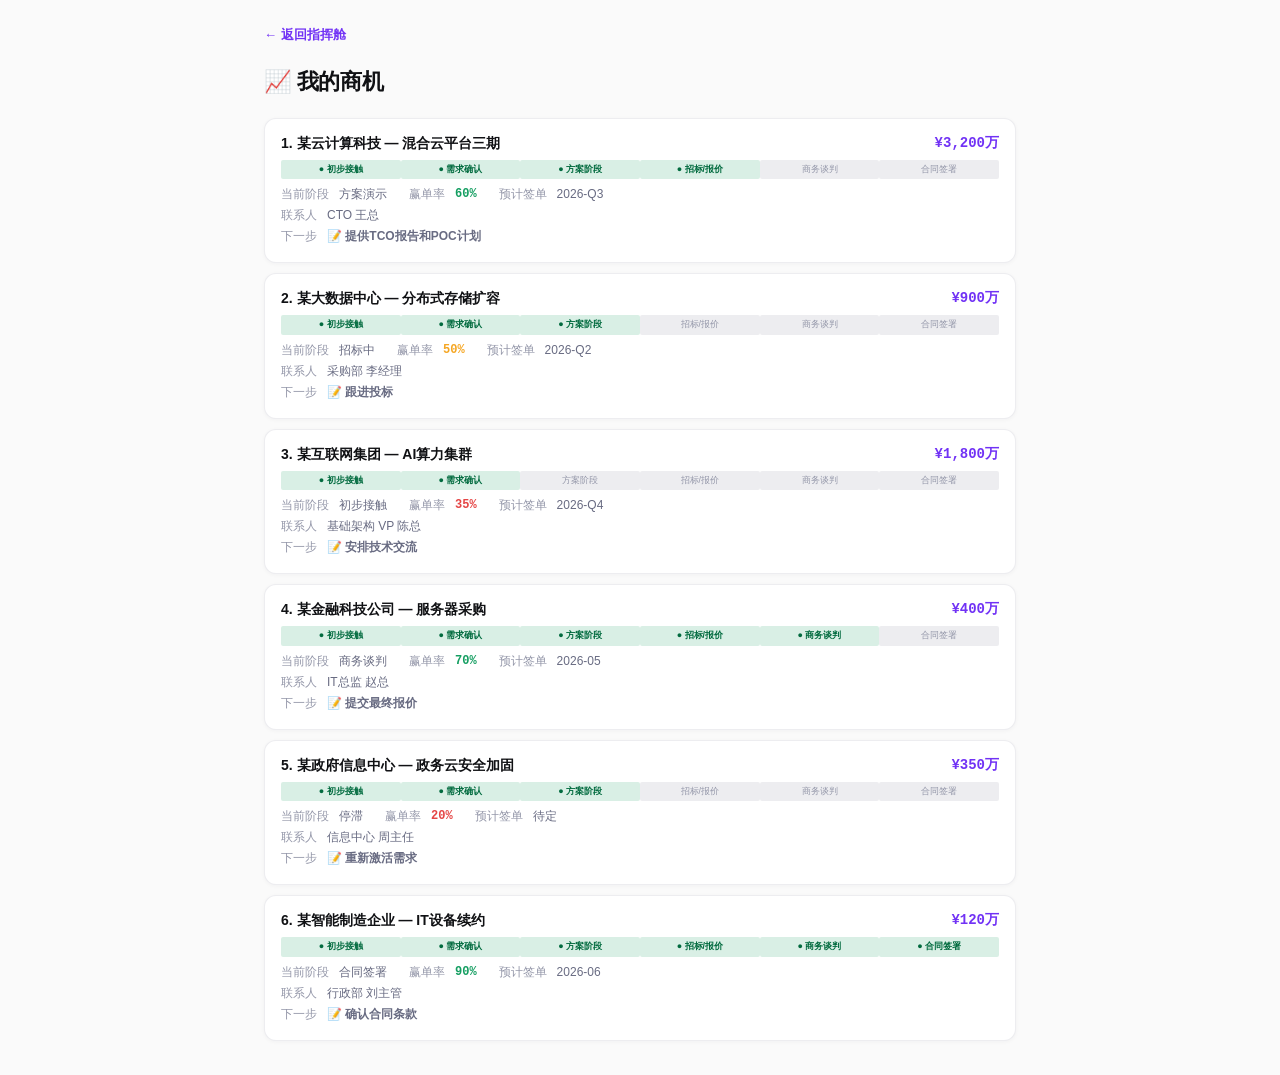
<file: docs/opportunities-detail.html>
<!DOCTYPE html>
<html lang="zh-CN"><head><meta charset="UTF-8"><meta name="viewport" content="width=device-width,initial-scale=1.0"><title>我的商机 · 作战导航</title>
<link rel="stylesheet" href="css/styles.css">
<style>body{background:var(--bg)}.page{max-width:800px;margin:0 auto;padding:24px}.back{display:inline-flex;align-items:center;gap:4px;color:var(--purple);text-decoration:none;font-size:13px;font-weight:600;margin-bottom:20px}.back:hover{color:var(--purple-dark)}h1{font-family:var(--font-display);font-size:22px;font-weight:700;margin-bottom:20px}.card{background:#fff;border-radius:var(--r-xl);padding:14px 16px;margin-bottom:10px;border:1px solid var(--border-light);box-shadow:var(--shadow-sm)}.card-head{display:flex;justify-content:space-between;align-items:center;margin-bottom:6px}.card-head .name{font-weight:700;font-size:14px}.card-row{display:flex;gap:10px;font-size:12px;color:var(--text-secondary);margin-bottom:3px;align-items:center}.card-row .lbl{color:var(--text-muted);white-space:nowrap}.pipeline{display:flex;gap:0;margin:6px 0;font-size:9px}.pipe-step{flex:1;text-align:center;padding:3px 2px;border-radius:2px;background:var(--border-light);color:var(--text-muted)}.pipe-step.done{background:var(--success-subtle);color:var(--success-dark);font-weight:600}.pipe-step.current{background:var(--purple);color:#fff;font-weight:700}</style></head><body><div class="page">
<a href="javascript:history.back()" class="back">← 返回指挥舱</a><h1>📈 我的商机</h1>
<div id="list"></div>
</div>
<script>
var opps=[
  {name:'某云计算科技 — 混合云平台三期',amount:'¥3,200万',stage:'方案演示',probability:60,status:'active',nextStep:'提供TCO报告和POC计划',pipe:4,pipeMax:6,contact:'CTO 王总',closeDate:'2026-Q3'},
  {name:'某大数据中心 — 分布式存储扩容',amount:'¥900万',stage:'招标中',probability:50,status:'active',nextStep:'跟进投标',pipe:3,pipeMax:6,contact:'采购部 李经理',closeDate:'2026-Q2'},
  {name:'某互联网集团 — AI算力集群',amount:'¥1,800万',stage:'初步接触',probability:35,status:'active',nextStep:'安排技术交流',pipe:2,pipeMax:6,contact:'基础架构 VP 陈总',closeDate:'2026-Q4'},
  {name:'某金融科技公司 — 服务器采购',amount:'¥400万',stage:'商务谈判',probability:70,status:'active',nextStep:'提交最终报价',pipe:5,pipeMax:6,contact:'IT总监 赵总',closeDate:'2026-05'},
  {name:'某政府信息中心 — 政务云安全加固',amount:'¥350万',stage:'停滞',probability:20,status:'stalled',nextStep:'重新激活需求',pipe:3,pipeMax:6,contact:'信息中心 周主任',closeDate:'待定'},
  {name:'某智能制造企业 — IT设备续约',amount:'¥120万',stage:'合同签署',probability:90,status:'closing',nextStep:'确认合同条款',pipe:6,pipeMax:6,contact:'行政部 刘主管',closeDate:'2026-06'}
];
var stages=['初步接触','需求确认','方案阶段','招标/报价','商务谈判','合同签署'];
var h='';
opps.forEach(function(o,i){
  h+='<div class="card"><div class="card-head"><span class="name">'+(i+1)+'. '+o.name+'</span><span class="mono" style="font-size:14px;font-weight:700;color:var(--purple)">'+o.amount+'</span></div>';
  // Pipeline bar
  h+='<div class="pipeline">';
  stages.forEach(function(s,si){
    var cls=si<o.pipe?'done':si===o.pipe-1?'current':'';
    h+='<div class="pipe-step'+(cls?' '+cls:'')+'">'+(cls?'● ':'')+s+'</div>';
  });
  h+='</div>';
  h+='<div class="card-row"><span class="lbl">当前阶段</span><span>'+o.stage+'</span><span class="lbl" style="margin-left:12px">赢单率</span><span class="mono" style="font-weight:700;color:'+(o.probability>=60?'var(--success)':o.probability>=40?'var(--warning)':'var(--danger)')+'">'+o.probability+'%</span><span class="lbl" style="margin-left:12px">预计签单</span><span>'+o.closeDate+'</span></div>';
  h+='<div class="card-row"><span class="lbl">联系人</span><span>'+o.contact+'</span></div>';
  h+='<div class="card-row"><span class="lbl">下一步</span><span style="font-weight:600">📝 '+o.nextStep+'</span></div></div>';
});
document.getElementById('list').innerHTML=h;
</script></body></html>
</file>
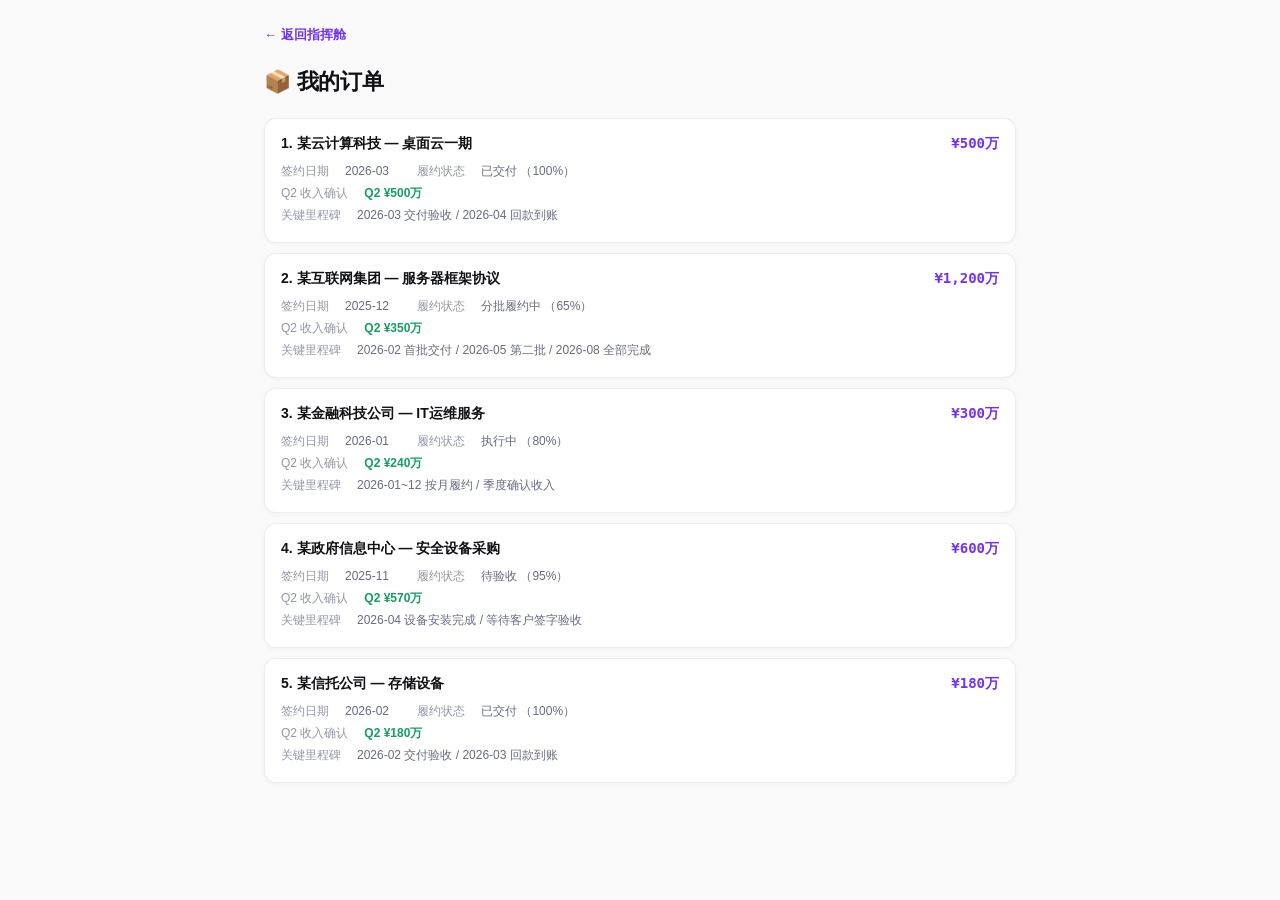
<file: docs/orders-detail.html>
<!DOCTYPE html>
<html lang="zh-CN"><head><meta charset="UTF-8"><meta name="viewport" content="width=device-width,initial-scale=1.0"><title>我的订单 · 作战导航</title>
<link rel="stylesheet" href="css/styles.css">
<style>body{background:var(--bg)}.page{max-width:800px;margin:0 auto;padding:24px}.back{display:inline-flex;align-items:center;gap:4px;color:var(--purple);text-decoration:none;font-size:13px;font-weight:600;margin-bottom:20px}.back:hover{color:var(--purple-dark)}h1{font-family:var(--font-display);font-size:22px;font-weight:700;margin-bottom:20px}.card{background:#fff;border-radius:var(--r-xl);padding:14px 16px;margin-bottom:10px;border:1px solid var(--border-light);box-shadow:var(--shadow-sm)}.card-head{display:flex;justify-content:space-between;align-items:center;margin-bottom:8px}.card-head .name{font-weight:700;font-size:14px}.card-head .amount{font-family:var(--font-mono);font-size:14px;font-weight:700;color:var(--purple)}.card-row{display:flex;gap:16px;font-size:12px;color:var(--text-secondary);margin-bottom:4px}.card-row span{display:inline-flex;align-items:center;gap:4px}.card-row .lbl{color:var(--text-muted)}</style></head><body><div class="page">
<a href="javascript:history.back()" class="back">← 返回指挥舱</a><h1>📦 我的订单</h1>
<div id="list"></div>
</div>
<script>
var orders=[
  {name:'某云计算科技 — 桌面云一期',amount:'¥500万',contractDate:'2026-03',delivery:'已交付',fulfillRate:'100%',recognition:'Q2 ¥500万',milestone:'2026-03 交付验收 / 2026-04 回款到账'},
  {name:'某互联网集团 — 服务器框架协议',amount:'¥1,200万',contractDate:'2025-12',delivery:'分批履约中',fulfillRate:'65%',recognition:'Q2 ¥350万',milestone:'2026-02 首批交付 / 2026-05 第二批 / 2026-08 全部完成'},
  {name:'某金融科技公司 — IT运维服务',amount:'¥300万',contractDate:'2026-01',delivery:'执行中',fulfillRate:'80%',recognition:'Q2 ¥240万',milestone:'2026-01~12 按月履约 / 季度确认收入'},
  {name:'某政府信息中心 — 安全设备采购',amount:'¥600万',contractDate:'2025-11',delivery:'待验收',fulfillRate:'95%',recognition:'Q2 ¥570万',milestone:'2026-04 设备安装完成 / 等待客户签字验收'},
  {name:'某信托公司 — 存储设备',amount:'¥180万',contractDate:'2026-02',delivery:'已交付',fulfillRate:'100%',recognition:'Q2 ¥180万',milestone:'2026-02 交付验收 / 2026-03 回款到账'}
];
var h='';
orders.forEach(function(o,i){
  h+='<div class="card"><div class="card-head"><span class="name">'+(i+1)+'. '+o.name+'</span><span class="amount">'+o.amount+'</span></div>';
  h+='<div class="card-row"><span class="lbl">签约日期</span><span>'+o.contractDate+'</span><span class="lbl" style="margin-left:12px">履约状态</span><span>'+o.delivery+' （'+o.fulfillRate+'）</span></div>';
  h+='<div class="card-row"><span class="lbl">Q2 收入确认</span><span style="color:var(--success);font-weight:600">'+o.recognition+'</span></div>';
  h+='<div class="card-row"><span class="lbl">关键里程碑</span><span>'+o.milestone+'</span></div></div>';
});
document.getElementById('list').innerHTML=h;
</script></body></html>
</file>
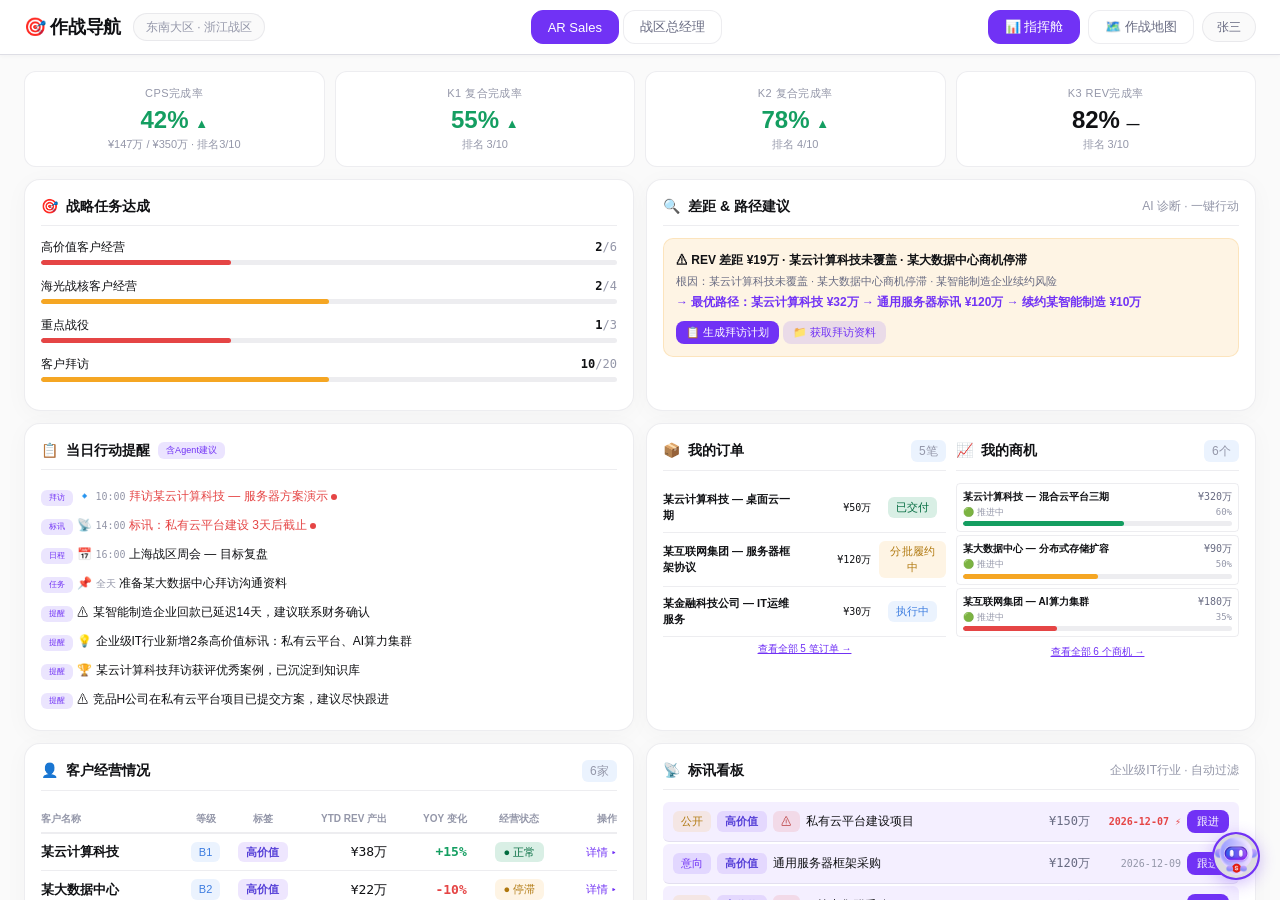
<file: docs/pc.html>
<!DOCTYPE html>
<html lang="zh-CN">
<head>
<meta charset="UTF-8">
<meta name="viewport" content="width=device-width, initial-scale=1.0">
<title>作战导航 · PC 指挥舱</title>
<link rel="stylesheet" href="css/styles.css">
<style>
  /* ═══════ LAYOUT ═══════ */
  .shell { display:flex; flex-direction:column; height:100vh; background:var(--bg); }
  .topbar {
    display:flex; align-items:center; justify-content:center;
    padding:0 24px; background:#fff; border-bottom:1px solid var(--border);
    box-shadow:var(--shadow-sm); z-index:10; flex-shrink:0;
  }
  .topbar-inner {
    display:flex; align-items:center; justify-content:space-between;
    width:100%; max-width:1280px; padding:10px 0;
  }
  .topbar-l { display:flex; align-items:center; gap:12px; }
  .logo { font-family:var(--font-display); font-size:18px; font-weight:700; letter-spacing:-0.02em; }
  .logo em { color:var(--purple); font-style:normal; }
  .bcrumb { font-size:12px; color:var(--text-muted); padding:4px 12px; background:var(--bg); border-radius:var(--r-full); border:1px solid var(--border-light); }
  .topbar-c { display:flex; gap:4px; }
  .topbar-r { display:flex; align-items:center; gap:8px; }

  .nbtn {
    padding:7px 16px; border-radius:var(--r-xl); border:1px solid var(--border-light);
    background:#fff; color:var(--text-secondary); font-size:13px; font-weight:500;
    cursor:pointer; transition:all 0.15s;
  }
  .nbtn:hover { border-color:var(--purple); color:var(--purple); }
  .nbtn.on { background:var(--purple); color:#fff; border-color:var(--purple); }

  .uchip {
    display:flex; align-items:center; gap:6px; padding:5px 14px;
    border-radius:var(--r-full); background:var(--bg); border:1px solid var(--border-light);
    font-size:12px; color:var(--text-secondary);
  }

  .grid {
    display:grid; grid-template-columns:1fr 1fr 1fr 1fr; gap:12px;
    padding:16px 24px; flex:1; overflow-y:auto; align-content:start;
    max-width:1280px; margin:0 auto; width:100%;
  }
  .g-metrics { grid-column:1/-1; display:grid; grid-template-columns:repeat(auto-fit,minmax(165px,1fr)); gap:10px; }
  .g-tasks { grid-column:1/3; }
  .g-bids { grid-column:3/5; }
  .g-cust { grid-column:1/3; }
  .g-gap { grid-column:3/5; }
  .g-actions { grid-column:1/3; }
  .g-feed { grid-column:3/5; }

  .map-overlay { display:none; flex-direction:column; flex:1; overflow:hidden; background:var(--bg); }
  .map-body { display:flex; flex:1; overflow:hidden; }
  .map-left { flex:3; display:flex; flex-direction:column; overflow:hidden; position:relative; background:#fafbfc; }
  .map-right { flex:2; overflow-y:auto; padding:12px; display:flex; flex-direction:column; gap:8px; background:#fff; border-left:1px solid var(--border); max-width:380px; }
  .map-right .rp-card { background:#fff; border:1px solid var(--border-light); border-radius:var(--r-xl); padding:12px; box-shadow:var(--shadow-sm); }
  .map-right .rp-title { font-family:var(--font-display); font-size:12px; font-weight:700; margin-bottom:8px; }
  .map-right .rp-row { display:flex; justify-content:space-between; align-items:center; padding:4px 0; font-size:11px; border-bottom:1px solid var(--border-light); }
  .map-right .rp-row:last-child { border-bottom:none; }
  .map-right .rp-chips { display:flex; gap:4px; flex-wrap:wrap; margin-top:4px; }
  .map-right .rp-chip { padding:3px 8px; border-radius:var(--r-full); font-size:10px; font-weight:600; cursor:pointer; border:1px solid var(--border-light); background:#fff; color:var(--text-secondary); transition:all 0.15s; }
  .map-right .rp-chip.on { color:#fff; }
  .rp-chip.sales { border-color:#7132f5; color:#7132f5; } .rp-chip.sales.on { background:#7132f5; color:#fff; }
  .rp-chip.customer { border-color:#149e61; color:#149e61; } .rp-chip.customer.on { background:#149e61; color:#fff; }
  .rp-chip.bid { border-color:#f5a623; color:#f5a623; } .rp-chip.bid.on { background:#f5a623; color:#fff; }
  .rp-chip.competitor { border-color:#e54545; color:#e54545; } .rp-chip.competitor.on { background:#e54545; color:#fff; }
  .rp-chip.partner { border-color:#5b9cf5; color:#5b9cf5; } .rp-chip.partner.on { background:#5b9cf5; color:#fff; }

  @media (max-width:960px) {
    .grid { grid-template-columns:1fr; padding:12px; }
    .g-cust,.g-bids,.g-tasks,.g-gap,.g-actions,.g-feed { grid-column:1/-1; }
    .g-metrics { grid-template-columns:repeat(2,1fr); }
    .topbar-c { display:none; }
  }

  /* ═══════ MAP ═══════ */
  .m-bc { display:flex; gap:6px; align-items:center; padding:12px 20px; font-size:13px; flex-shrink:0; background:#fff; border-bottom:1px solid var(--border); }
  .m-bc-item { padding:5px 14px; border-radius:var(--r-full); font-size:12px; }
  .m-bc-item.on { background:var(--purple); color:#fff; font-weight:600; }
  .m-bc-item.clk { color:var(--purple); cursor:pointer; font-weight:500; }
  .m-bc-item.clk:hover { background:var(--purple-light); }
  .m-canvas { flex:1; padding:0; overflow:hidden; display:flex; align-items:center; justify-content:center; background:#fafbfc; position:relative; }
  .m-canvas svg { width:100%; height:100%; }
  .m-region { cursor:pointer; transition:opacity 0.15s; }
  .m-region:hover { opacity:0.85; }
  .m-region-label { font-size:13px; font-weight:700; fill:var(--text); text-anchor:middle; pointer-events:none; }
  .m-region-sub { font-size:10px; fill:var(--text-muted); text-anchor:middle; pointer-events:none; }
  .m-city { fill:var(--text-muted); font-size:9px; text-anchor:middle; }
  .m-legend { display:flex; gap:18px; justify-content:center; padding:10px 20px; font-size:11px; color:var(--text-muted); flex-shrink:0; background:#fff; border-top:1px solid var(--border); }
  .m-summary { text-align:center; padding:10px; margin:12px 20px; font-size:12px; color:var(--text-secondary); background:#fff; border-radius:var(--r-xl); border:1px solid var(--border-light); flex-shrink:0; }
  .m-pin { color:#fff; padding:2px 7px; border-radius:4px; font-size:9px; font-weight:600; white-space:nowrap; cursor:pointer; z-index:2; position:absolute; transition:transform 0.2s; }
  .m-pin:hover { transform:scale(1.15); z-index:10; }
  .m-pin.sales { border-radius:50%; width:28px; height:28px; display:flex; align-items:center; justify-content:center; padding:0; }
  .m-pin-label { font-size:8px; fill:var(--text-secondary); text-anchor:middle; }

  /* Scenario bar */
  .scenario-bar {
    display:flex; align-items:center; gap:8px; padding:6px 20px;
    background:var(--purple-light); border-bottom:1px solid var(--purple-subtle);
    font-size:11px; flex-shrink:0;
  }
  .scenario-bar a { color:var(--purple); text-decoration:none; font-weight:600; }
  .scenario-bar .sc-tag { background:var(--purple);color:#fff;padding:2px 8px;border-radius:var(--r-full);font-size:9px;font-weight:700; }
  .scenario-bar .sc-step { color:var(--text-muted);font-size:10px;margin-left:auto; }

  /* Floating Agent Chat */
  .agent-float { position:fixed;bottom:20px;right:20px;z-index:1000;display:flex;flex-direction:column;align-items:flex-end; }
  .agent-toggle { width:48px;height:48px;border-radius:50%;background:var(--purple);color:#fff;border:none;font-size:22px;cursor:pointer;box-shadow:0 4px 16px rgba(113,50,245,0.3);transition:all 0.2s;display:flex;align-items:center;justify-content:center; }
  .agent-toggle:hover { background:var(--purple-dark);transform:scale(1.05); }
  .agent-toggle.open { background:var(--danger); }
  .agent-panel { display:none;width:380px;height:520px;background:#fff;border-radius:var(--r-2xl);box-shadow:0 8px 40px rgba(0,0,0,0.12);flex-direction:column;overflow:hidden;margin-bottom:12px;border:1px solid var(--border); }
  .agent-panel.show { display:flex; }
  .agent-panel.mini { height:48px; }
  .agent-panel .ap-header { display:flex;align-items:center;gap:8px;padding:10px 14px;background:var(--purple);color:#fff;cursor:pointer;flex-shrink:0; }
  .agent-panel .ap-header .ap-avatar { width:28px;height:28px;border-radius:50%;background:rgba(255,255,255,0.2);display:flex;align-items:center;justify-content:center;font-size:14px; }
  .agent-panel .ap-header .ap-title { font-family:var(--font-display);font-size:13px;font-weight:700;flex:1; }
  .agent-panel .ap-header .ap-actions { display:flex;gap:4px; }
  .agent-panel .ap-header .ap-actions button { width:24px;height:24px;border-radius:50%;border:none;background:rgba(255,255,255,0.2);color:#fff;cursor:pointer;font-size:12px;display:flex;align-items:center;justify-content:center; }
  .agent-panel .ap-chat { flex:1;overflow-y:auto;padding:10px;display:flex;flex-direction:column;gap:8px;background:var(--bg); }
  .agent-panel .ap-chat .ap-msg { display:flex;gap:6px;font-size:11px;animation:fadeUp 0.25s ease-out; }
  .agent-panel .ap-chat .ap-msg.agent { align-items:flex-start; }
  .agent-panel .ap-chat .ap-msg.user { justify-content:flex-end; }
  .agent-panel .ap-chat .ap-bub { padding:7px 10px;border-radius:10px;line-height:1.5;max-width:85%; }
  .agent-panel .ap-chat .ap-bub.agent-bub { background:#fff;border:1px solid var(--border-light);border-radius:10px 10px 10px 2px; }
  .agent-panel .ap-chat .ap-bub.user-bub { background:var(--purple);color:#fff;border-radius:10px 10px 2px 10px; }
  .agent-panel .ap-chips { display:flex;gap:4px;flex-wrap:wrap;padding:6px 10px;border-top:1px solid var(--border-light);flex-shrink:0; }
  .agent-panel .ap-chips button { padding:4px 10px;border-radius:var(--r-full);border:1px solid var(--border-light);background:#fff;font-size:10px;cursor:pointer;color:var(--text-secondary);white-space:nowrap; }
  .agent-panel .ap-chips button:hover { border-color:var(--purple);color:var(--purple); }
  .agent-panel .ap-input { display:flex;gap:6px;padding:8px 10px;border-top:1px solid var(--border-light);flex-shrink:0; }
  .agent-panel .ap-input input { flex:1;border:1px solid var(--border-light);border-radius:var(--r-full);padding:6px 12px;font-size:11px;outline:none; }
  .agent-panel .ap-input input:focus { border-color:var(--purple); }
  .agent-panel .ap-input button { width:30px;height:30px;border-radius:50%;border:none;background:var(--purple);color:#fff;cursor:pointer;font-size:14px;flex-shrink:0; }
  @keyframes fadeUp { from{opacity:0;transform:translateY(6px)} to{opacity:1;transform:translateY(0)} }
</style>
</head>
<body>
<div class="shell">
  <header class="topbar">
    <div class="topbar-inner">
      <div class="topbar-l">
        <div class="logo"><em>🎯</em> 作战导航</div>
        <div class="bcrumb" id="bc"></div>
      </div>
      <div class="topbar-c">
        <button class="nbtn on rbtn" data-r="ar">AR Sales</button>
        <button class="nbtn rbtn" data-r="gm">战区总经理</button>
      </div>
      <div class="topbar-r">
        <button class="nbtn on vbtn" data-v="dashboard">📊 指挥舱</button>
        <button class="nbtn vbtn" data-v="map">🗺️ 作战地图</button>
        <div class="uchip"><span id="uname"></span></div>
      </div>
    </div>
  </header>

  <div class="scenario-bar" id="scenarioBar" style="display:none">
    <a href="scenarios.html">← 返回场景汇总</a>
    <span class="sc-tag" id="scTag"></span>
    <span class="sc-step" id="scStep">▶ 演示进行中 — 王五、钱七标红预警，下钻查看成员详情</span>
  </div>

  <main class="grid" id="grid">
    <section class="g-metrics" id="mtr"></section>
    <section class="card g-tasks" id="tasks"></section>
    <section class="card g-gap" id="gap"></section>
    <section class="card g-actions" id="acts"></section>
    <section class="card g-feed" id="feed"></section>
    <section class="card g-cust" id="cust"></section>
    <section class="card g-bids" id="bids"></section>
  </main>

  <!-- Floating Agent Chat -->
<div class="agent-float">
  <div class="agent-panel" id="agentPanel">
    <div class="ap-header" onclick="toggleAgent()">
      <div class="ap-avatar"><img src="asset/agent.png" style="width:20px;height:20px;border-radius:50%" alt="Agent"></div>
      <div class="ap-title">销售智能体</div>
      <div class="ap-actions">
        <button onclick="event.stopPropagation();toggleMini()" title="最小化">—</button>
        <button onclick="event.stopPropagation();closeAgent()" title="关闭">✕</button>
      </div>
    </div>
    <div class="ap-chat" id="agentChat"></div>
    <div class="ap-chips" id="agentChips">
      <button onclick="agentAsk('帮我生成拜访计划')">📋 生成拜访计划</button>
      <button onclick="agentAsk('查看最新标讯')">📡 标讯洞察</button>
      <button onclick="agentAsk('看看教练建议')">🎓 教练建议</button>
      <button onclick="agentAsk('我的商机进展')">📈 商机跟进</button>
      <button onclick="agentAsk('展开作战看板')">📊 作战看板</button>
    </div>
    <div class="ap-input">
      <input type="text" id="agentInput" placeholder="输入消息..." onkeydown="if(event.key==='Enter')agentSend()">
      <button onclick="agentSend()">↑</button>
    </div>
  </div>
  <button class="agent-toggle" id="agentToggle" onclick="toggleAgent()" title="销售智能体"><img src="asset/agent.png" style="width:44px;height:44px;border-radius:50%" alt="Agent"></button>
</div>

<div class="map-overlay" id="moverlay">
    <div class="map-body">
      <div class="map-left" id="mapLeft"></div>
      <div class="map-right" id="mapRight"></div>
    </div>
  </div>
</div>

<script src="js/china-geo.js"></script>
<script>
// ═══════════════════════════════════════════
//  MOCK DATA
// ═══════════════════════════════════════════
var NOW = new Date();
function dL(n) { var d=new Date(NOW); d.setDate(d.getDate()+n); return d.getFullYear()+'-'+String(d.getMonth()+1).padStart(2,'0')+'-'+String(d.getDate()).padStart(2,'0'); }
function fmtK(n) { return '¥'+(n/10).toFixed(0)+'万'; }
function fmtP(a,t) { return Math.round(a/t*100)+'%'; }
function fmtV(v) { return v+'%'; }

var AR = {
  name:'张三',role:'ar',region:'东南大区',territory:'浙江战区',industries:['企业级IT'],
  targets:{rev:{target:3500,achieved:1470,rank:'3/10',trend:1},ca:{target:2200,achieved:1210,rank:'3/10',trend:1},compA:{target:100,achieved:78,rank:'4/10',trend:1},compB:{target:100,achieved:82,rank:'3/10',trend:0}},
  customers:[
    {name:'某云计算科技',rev:380,yoy:15,status:'good',tier:'B1',highValue:true},
    {name:'某大数据中心',rev:220,yoy:-10,status:'stalled',tier:'B2',highValue:true},
    {name:'某互联网集团',rev:180,yoy:5,status:'good',tier:'B1',highValue:true},
    {name:'某金融科技公司',rev:140,yoy:-3,status:'stalled',tier:'B3',highValue:false},
    {name:'某智能制造企业',rev:95,yoy:0,status:'risk',tier:'B3',highValue:false},
    {name:'某政府信息中心',rev:160,yoy:12,status:'good',tier:'B2',highValue:false}
  ],
  strategicTasks:[{label:'高价值客户经营',done:2,total:6},{label:'海光战核客户经营',done:2,total:4},{label:'重点战役',done:1,total:3},{label:'客户拜访',done:10,total:20}],
  bids:{
    intended:[{name:'通用服务器框架采购',amount:1200,deadline:dL(5),highValue:true},{name:'分布式存储扩容项目',amount:900,deadline:dL(12),highValue:true},{name:'数据中心解决方案招标',amount:600,deadline:dL(20),highValue:false}],
    public:[{name:'私有云平台建设项目',amount:1500,deadline:dL(3),highValue:true,status:'pending'},{name:'AI算力集群采购',amount:800,deadline:dL(8),highValue:true,status:'pending'},{name:'政务云安全加固项目',amount:400,deadline:dL(15),highValue:false,status:'reported'}]
  },
  actions:[
    {type:'visit',time:'10:00',content:'拜访某云计算科技 — 服务器方案演示',priority:2},
    {type:'bid',time:'14:00',content:'标讯：私有云平台建设 3天后截止',priority:3},
    {type:'meeting',time:'16:00',content:'上海战区周会 — 目标复盘',priority:1},
    {type:'task',time:'全天',content:'准备某大数据中心拜访沟通资料',priority:1}
  ],
  agentFeed:[
    {from:'跟进Agent',msg:'某智能制造企业回款已延迟14天，建议联系财务确认',type:'warning'},
    {from:'洞察Agent',msg:'企业级IT行业新增2条高价值标讯：私有云平台、AI算力集群',type:'info'},
    {from:'教练Agent',msg:'某云计算科技拜访获评优秀案例，已沉淀到知识库',type:'success'},
    {from:'洞察Agent',msg:'竞品H公司在私有云平台项目已提交方案，建议尽快跟进',type:'warning'}
  ],
  opportunities:[
    {name:'某云计算科技 — 混合云平台三期',amount:3200,stage:'方案演示',probability:60,status:'active',nextStep:'提供TCO报告和POC计划'},
    {name:'某大数据中心 — 分布式存储扩容',amount:900,stage:'招标中',probability:50,status:'active',nextStep:'跟进投标'},
    {name:'某互联网集团 — AI算力集群',amount:1800,stage:'初步接触',probability:35,status:'active',nextStep:'安排技术交流'},
    {name:'某金融科技公司 — 服务器采购',amount:400,stage:'商务谈判',probability:70,status:'active',nextStep:'提交最终报价'},
    {name:'某政府信息中心 — 政务云安全加固',amount:350,stage:'停滞',probability:20,status:'stalled',nextStep:'重新激活需求'},
    {name:'某智能制造企业 — IT设备续约',amount:120,stage:'合同签署',probability:90,status:'closing',nextStep:'确认合同条款'}
  ],
  orders:[
    {name:'某云计算科技 — 桌面云一期',amount:500,contractDate:'2026-03',deliveryStatus:'已交付',fulfillRate:'100%',recognition:'Q2 ¥500万'},
    {name:'某互联网集团 — 服务器框架协议',amount:1200,contractDate:'2025-12',deliveryStatus:'分批履约中',fulfillRate:'65%',recognition:'Q2 ¥350万'},
    {name:'某金融科技公司 — IT运维服务',amount:300,contractDate:'2026-01',deliveryStatus:'执行中',fulfillRate:'80%',recognition:'Q2 ¥240万'},
    {name:'某政府信息中心 — 安全设备采购',amount:600,contractDate:'2025-11',deliveryStatus:'待验收',fulfillRate:'95%',recognition:'Q2 ¥570万'},
    {name:'某信托公司 — 存储设备',amount:180,contractDate:'2026-02',deliveryStatus:'已交付',fulfillRate:'100%',recognition:'Q2 ¥180万'}
  ],
  mapPins:[
    {type:'sales',name:'张三',rev:40,x:42,y:25},{type:'sales',name:'李四',rev:52,x:25,y:40},{type:'sales',name:'王五',rev:35,x:58,y:35},
    {type:'sales',name:'赵六',rev:48,x:72,y:22},{type:'sales',name:'孙七',rev:30,x:35,y:55},{type:'sales',name:'周八',rev:55,x:52,y:48},
    {type:'customer',name:'某云计算科技',status:'good',x:38,y:18},{type:'customer',name:'某大数据中心',status:'stalled',x:20,y:30},
    {type:'customer',name:'某互联网集团',status:'good',x:65,y:15},{type:'customer',name:'某金融科技公司',status:'good',x:48,y:38},
    {type:'customer',name:'某智能制造企业',status:'risk',x:30,y:50},{type:'customer',name:'某政府信息中心',status:'good',x:55,y:55},
    {type:'customer',name:'某在线教育平台',status:'good',x:75,y:42},{type:'customer',name:'某物流科技公司',status:'stalled',x:15,y:45},
    {type:'bid',name:'私有云平台建设',highValue:true,x:55,y:12},{type:'bid',name:'AI算力集群采购',highValue:true,x:70,y:32},
    {type:'bid',name:'通用服务器框架采购',highValue:true,x:25,y:20},{type:'bid',name:'分布式存储扩容',highValue:true,x:40,y:60},
    {type:'competitor',name:'竞品H公司',x:50,y:8},{type:'competitor',name:'竞品D科技',x:78,y:50},
    {type:'partner',name:'渠道伙伴S',x:68,y:65},{type:'partner',name:'集成商T',x:10,y:35},{type:'partner',name:'分销商U',x:60,y:28}
  ]
};

var GM = {
  name:'王指挥',role:'gm',region:'东南大区',territory:'浙江战区',industries:['企业级IT','制造'],
  targets:{rev:{target:18000,achieved:7560,rank:'2/8',trend:1},ca:{target:13000,achieved:7150,rank:'2/8',trend:1},compA:{target:100,achieved:72,rank:'3/8',trend:0},compB:{target:100,achieved:88,rank:'2/8',trend:1}},
  members:[
    {name:'张三',cps:40,k1:55,k2:72,k3:82,status:'good'},{name:'李四',cps:52,k1:60,k2:68,k3:75,status:'good'},
    {name:'王五',cps:28,k1:35,k2:40,k3:45,status:'risk'},{name:'赵六',cps:25,k1:30,k2:32,k3:38,status:'risk'},
    {name:'钱七',cps:18,k1:22,k2:25,k3:28,status:'critical'},{name:'孙八',cps:48,k1:55,k2:60,k3:68,status:'good'}
  ],
  strategicTasks:[{label:'高价值客户经营',done:16,total:30},{label:'海光战核客户经营',done:14,total:24},{label:'重点战役',done:9,total:18},{label:'客户拜访',done:78,total:120}],
  bids:{
    intended:[{name:'通用服务器框架采购',amount:1200,deadline:dL(5),highValue:true},{name:'分布式存储扩容项目',amount:900,deadline:dL(12),highValue:true},{name:'智能制造MES平台',amount:700,deadline:dL(10),highValue:true}],
    public:[{name:'私有云平台建设项目',amount:1500,deadline:dL(3),highValue:true,status:'pending'},{name:'AI算力集群采购',amount:800,deadline:dL(8),highValue:true,status:'pending'},{name:'政务云安全加固项目',amount:400,deadline:dL(15),highValue:false,status:'reported'},{name:'数据中心解决方案招标',amount:600,deadline:dL(5),highValue:true,status:'pending'}]
  },
  actions:[
    {type:'visit',time:'10:30',content:'与王五绩效面谈',priority:2},
    {type:'visit',time:'14:00',content:'拜访某互联网集团 — 商务谈判',priority:2},
    {type:'meeting',time:'16:00',content:'战区周会',priority:1},
    {type:'task',time:'本周',content:'抽检钱七拜访记录',priority:1}
  ],
  agentFeed:[
    {from:'跟进Agent',msg:'王五REV达成仅28%，已连续2周落后，建议绩效面谈',type:'danger'},
    {from:'跟进Agent',msg:'钱七拜访量仅达标40%，需过程抽检',type:'warning'},
    {from:'洞察Agent',msg:'东南大区新增私有云平台、AI算力集群等高价值标讯待分配',type:'info'},
    {from:'教练Agent',msg:'赵六作为新人，建议本周安排带教计划',type:'info'}
  ],
  orders:[
    {name:'浙江战区合计',amount:1840,contractDate:'—',deliveryStatus:'—',fulfillRate:'78%',recognition:'Q2 ¥1,840万',memberBreakdown:[{name:'张三',amount:500},{name:'李四',amount:420},{name:'孙八',amount:380},{name:'王五',amount:240},{name:'赵六',amount:180},{name:'钱七',amount:120}]},
  ],
  opportunities:[
    {name:'浙江战区合计',amount:7770,count:18,avgProbability:48,stageBreakdown:{'初步接触':4,'需求确认':3,'方案演示':5,'招标/报价':3,'商务谈判':2,'合同签署':1},stalledCount:2,closingCount:3},
  ],
  regions:{
    list:[
      {key:'东北',name:'东北大区',rev:38,rank:5,territories:2,isMine:false},
      {key:'华北',name:'华北大区',rev:45,rank:2,territories:5,isMine:false},
      {key:'中东',name:'中东大区',rev:40,rank:4,territories:4,isMine:false},
      {key:'华东',name:'华东大区',rev:48,rank:1,territories:3,isMine:false},
      {key:'东南',name:'东南大区',rev:42,rank:3,territories:3,isMine:true},
      {key:'西北',name:'西北大区',rev:32,rank:7,territories:3,isMine:false},
      {key:'西南',name:'西南大区',rev:35,rank:6,territories:3,isMine:false},
      {key:'华南',name:'华南大区',rev:44,rank:3,territories:3,isMine:false}
    ],
    currentRegion:'东南'
  },
  mapPins:[
    {type:'sales',name:'张三',rev:40,x:42,y:25},{type:'sales',name:'李四',rev:52,x:25,y:40},{type:'sales',name:'王五',rev:28,x:58,y:35},
    {type:'sales',name:'赵六',rev:48,x:72,y:22},{type:'sales',name:'孙七',rev:30,x:35,y:55},{type:'sales',name:'周八',rev:55,x:52,y:48},
    {type:'customer',name:'某云计算科技',status:'good',x:38,y:18},{type:'customer',name:'某大数据中心',status:'risk',x:20,y:30},
    {type:'customer',name:'某互联网集团',status:'good',x:65,y:15},{type:'customer',name:'某金融科技公司',status:'good',x:48,y:38},
    {type:'customer',name:'某智能制造企业',status:'risk',x:30,y:50},{type:'customer',name:'某政府信息中心',status:'good',x:55,y:55},
    {type:'bid',name:'私有云平台建设',highValue:true,x:55,y:12},{type:'bid',name:'AI算力集群采购',highValue:true,x:70,y:32},
    {type:'bid',name:'通用服务器框架采购',highValue:true,x:25,y:20},{type:'bid',name:'分布式存储扩容',highValue:true,x:40,y:60},
    {type:'competitor',name:'竞品H公司',x:50,y:8},{type:'competitor',name:'竞品D科技',x:78,y:50},
    {type:'partner',name:'渠道伙伴S',x:68,y:65},{type:'partner',name:'集成商T',x:10,y:35},{type:'partner',name:'分销商U',x:60,y:28}
  ]
};

function gD(r) { return r==='gm'?GM:AR; }

// ═══════ STATE ═══════
var role = (new URLSearchParams(window.location.search)).get('role')||'ar';
var view = 'dashboard';
var data = gD(role);
var mapLevel = role==='gm'?'national':'territory';

// ═══════ HELPERS ═══════
function h(tag,attrs,kids){
  var e=document.createElement(tag);
  if(attrs) Object.keys(attrs).forEach(function(k){
    if(k==='c') e.className=attrs[k];
    else if(k==='h') e.innerHTML=attrs[k];
    else if(k==='s') e.style.cssText=attrs[k];
    else if(k[0]==='o') e.addEventListener(k.slice(1),attrs[k]);
    else e.setAttribute(k,attrs[k]);
  });
  if(kids) kids.forEach(function(k){if(typeof k==='string') e.appendChild(document.createTextNode(k));else if(k) e.appendChild(k);});
  return e;
}

function renderAll() {
  renderMetrics(); if(role==='ar') renderCustomers(); else renderMembers();
  renderBids(); renderTasks(); renderGap(); renderActions(); renderFeed();
}

// ── MODULE 1: 经营目标全景 ──
function renderMetrics(){
  var c=document.getElementById('mtr'); if(!c) return; c.innerHTML='';
  var t=data.targets;
  var items=[
    {l:'CPS完成率',v:fmtP(t.rev.achieved,t.rev.target),s:fmtK(t.rev.achieved)+' / '+fmtK(t.rev.target)+' · 排名'+t.rev.rank,tr:t.rev.trend},
    {l:'K1 复合完成率',v:fmtP(t.ca.achieved,t.ca.target),s:'排名 '+t.ca.rank,tr:t.ca.trend}
  ];
  if(t.compA) items.push({l:'K2 复合完成率',v:fmtV(t.compA.achieved),s:'排名 '+t.compA.rank,tr:t.compA.trend});
  if(t.compB) items.push({l:'K3 REV完成率',v:fmtV(t.compB.achieved),s:'排名 '+t.compB.rank,tr:t.compB.trend});
  items.forEach(function(m){
    var ic=m.tr>0?'▲':m.tr<0?'▼':'—';
    var cc=m.tr>0?'var(--success)':m.tr<0?'var(--danger)':'';
    c.appendChild(h('div',{c:'metric',h:
      '<div class="ml">'+m.l+'</div><div class="mv" style="color:'+(cc||'')+'">'+m.v+' <span style="font-size:13px">'+ic+'</span></div><div class="ms">'+m.s+'</div>'}));
  });
  if(role==='gm'){
    var ar=data.members.filter(function(m){return m.status==='risk'||m.status==='critical';});
    c.appendChild(h('div',{c:'metric',s:'border:2px solid var(--danger)',h:
      '<div class="ml">⚠ 需关注</div><div class="mv" style="color:var(--danger)">'+ar.length+'<span style="font-size:13px">人</span></div><div class="ms" style="color:var(--danger)">'+ar.map(function(m){return m.name;}).join('、')+'</div>'}));
  }
}

// ── MODULE 2a: 客户经营情况 (AR) ──
function renderCustomers(){
  var c=document.getElementById('cust'); if(!c) return;
  c.innerHTML='<div class="sec-hd"><span>👤</span> 客户经营情况 <span class="badge badge-i st">'+data.customers.length+'家</span></div>';
  // Header
  c.appendChild(h('div',{c:'row-item',s:'font-size:10px;color:var(--text-muted);font-weight:600;padding-bottom:6px;border-bottom:2px solid var(--border-light)',h:
    '<span style="flex:1.5">客户名称</span>'+
    '<span style="flex:0.5;text-align:center">等级</span>'+
    '<span style="flex:0.6;text-align:center">标签</span>'+
    '<span style="flex:1;text-align:right">YTD REV 产出</span>'+
    '<span style="flex:0.8;text-align:right">YOY 变化</span>'+
    '<span style="flex:1;text-align:center">经营状态</span>'+
    '<span style="flex:0.5;text-align:right">操作</span>'
  }));
  data.customers.forEach(function(cu){
    var sb=cu.status==='good'?'<span class="badge badge-s">● 正常</span>':
      cu.status==='stalled'?'<span class="badge badge-w">● 停滞</span>':
      '<span class="badge badge-d"><span class="pulse pulse-d"></span>风险</span>';
    var yc=cu.yoy>0?'color:var(--success);font-weight:600':cu.yoy<0?'color:var(--danger);font-weight:600':'color:var(--text-muted)';
    var ys=cu.yoy>0?'+':'';
    var tierBadge='<span class="badge badge-i">'+cu.tier+'</span>';
    var hvTag=cu.highValue?'<span class="badge badge-high">高价值</span>':'';
    c.appendChild(h('div',{c:'row-item',h:
      '<span style="flex:1.5;font-weight:600">'+cu.name+'</span>'+
      '<span style="flex:0.5;text-align:center">'+tierBadge+'</span>'+
      '<span style="flex:0.6;text-align:center">'+hvTag+'</span>'+
      '<span class="mono" style="flex:1;text-align:right">'+fmtK(cu.rev)+'</span>'+
      '<span class="mono" style="flex:0.8;text-align:right;'+yc+'">'+ys+cu.yoy+'%</span>'+
      '<span style="flex:1;text-align:center">'+sb+'</span>'+
      '<span class="cust-detail-link" data-cust="'+cu.name+'" style="flex:0.5;text-align:right;color:var(--purple);cursor:pointer;font-size:11px">详情 ▸</span>'}));
  });
  // Delegate click for customer detail links
  c.onclick=function(e){ var t=e.target.closest('.cust-detail-link'); if(t){ window.open('customer-detail.html?name='+encodeURIComponent(t.getAttribute('data-cust')),'_blank'); } };
}

// ── MODULE 2b: 成员达成率排名 (GM) ──
function renderMembers(){
  var c=document.getElementById('cust'); if(!c) return;
  c.innerHTML='<div class="sec-hd"><span>🏅</span> 成员达成率排名 <span class="st">'+data.territory+'</span></div>';
  // Header
  c.appendChild(h('div',{c:'row-item',s:'font-size:10px;color:var(--text-muted);font-weight:600;padding-bottom:6px;border-bottom:2px solid var(--border-light)',h:
    '<span style="width:22px;text-align:center">#</span>'+
    '<span style="flex:1.2;font-weight:600">姓名</span>'+
    '<span style="flex:0.8;text-align:right">CPS</span>'+
    '<span style="flex:0.8;text-align:right">K1</span>'+
    '<span style="flex:0.8;text-align:right">K2</span>'+
    '<span style="flex:0.8;text-align:right">K3</span>'+
    '<span style="flex:0.8;text-align:center">状态</span>'+
    '<span style="flex:0.5;text-align:right">操作</span>'
  }));
  var srt=data.members.slice().sort(function(a,b){return b.cps-a.cps;});
  srt.forEach(function(m,i){
    var cls=m.status==='good'?'s':m.status==='risk'?'w':'d';
    var txt=m.status==='good'?'优秀':m.status==='risk'?'需关注':'预警';
    var cc=function(v){return v>=50?'color:var(--success)':v>=30?'color:var(--warning)':'color:var(--danger)';};
    c.appendChild(h('div',{c:'row-item',h:
      '<span class="mono" style="width:22px;text-align:center;font-weight:700;color:var(--text-muted)">'+(i+1)+'</span>'+
      '<span style="flex:1.2;font-weight:600">'+m.name+'</span>'+
      '<span class="mono" style="flex:0.8;text-align:right;'+cc(m.cps)+'">'+m.cps+'%</span>'+
      '<span class="mono" style="flex:0.8;text-align:right;'+cc(m.k1)+'">'+m.k1+'%</span>'+
      '<span class="mono" style="flex:0.8;text-align:right;'+cc(m.k2)+'">'+m.k2+'%</span>'+
      '<span class="mono" style="flex:0.8;text-align:right;'+cc(m.k3)+'">'+m.k3+'%</span>'+
      '<span style="flex:0.8;text-align:center"><span class="badge badge-'+cls+'">'+txt+'</span></span>'+
      '<span style="flex:0.5;text-align:right;color:var(--purple);cursor:pointer;font-size:11px">下钻 ▸</span>'}));
  });
}

// ── MODULE 3: 标讯看板 ──
function renderBids(){
  var c=document.getElementById('bids'); if(!c) return;
  c.innerHTML='<div class="sec-hd"><span>📡</span> 标讯看板 <span class="st">'+data.industries.join('、')+'行业 · 自动过滤</span></div>';

  var all=[];
  data.bids.intended.forEach(function(b){b._t='intended'; all.push(b);});
  data.bids.public.forEach(function(b){b._t='public'; all.push(b);});
  all.sort(function(a,b){
    if(a.highValue&&!b.highValue) return -1;
    if(!a.highValue&&b.highValue) return 1;
    return new Date(a.deadline)-new Date(b.deadline);
  });

  all.forEach(function(b){
    var urgent=new Date(b.deadline)-new Date()<3*86400000;
    var typeTag=b._t==='intended'
      ? '<span class="badge badge-purple">意向</span>'
      : '<span class="badge badge-w">公开</span>';
    var highTag=b.highValue?'<span class="badge badge-high">高价值</span>':'';
    var stTag=b._t==='public'
      ? (b.status==='reported'?'<span class="badge badge-s">✅</span>':'<span class="badge badge-d">⚠</span>')
      : '';

    c.appendChild(h('div',{s:'display:flex;align-items:center;gap:6px;padding:8px 10px;font-size:12px;border-bottom:1px solid var(--border-light);background:'+(b.highValue?'var(--purple-light)':'')+';border-radius:var(--r-sm);margin-bottom:2px',h:
      typeTag+highTag+stTag+'<span style="flex:1">'+b.name+'</span>'+
      '<span class="mono" style="width:70px;text-align:right;color:var(--text-secondary)">'+fmtK(b.amount)+'</span>'+
      '<span class="mono" style="width:85px;text-align:right;font-size:10px;'+(urgent?'color:var(--danger);font-weight:700':'color:var(--text-muted)')+'">'+b.deadline+(urgent?' ⚡':'')+'</span>'+
      '<button class="btn btn-p btn-xs">跟进</button>'
    }));
  });
}

// ── MODULE 4: 战略任务达成 ──
function renderTasks(){
  var c=document.getElementById('tasks'); if(!c) return;
  c.innerHTML='<div class="sec-hd"><span>🎯</span> 战略任务达成</div>';
  data.strategicTasks.forEach(function(t){
    var pct=Math.round(t.done/t.total*100);
    var cls=pct>=60?'trk-s':pct>=40?'trk-w':'trk-d';
    c.appendChild(h('div',{s:'margin-bottom:12px',h:
      '<div style="display:flex;justify-content:space-between;font-size:12px;margin-bottom:4px"><span>'+t.label+'</span><span class="mono"><b>'+t.done+'</b><span style="color:var(--text-muted)">/'+t.total+'</span></span></div>'+
      '<div class="progress"><div class="trk '+cls+'" style="width:'+pct+'%"></div></div>'}));
  });
  if(role==='gm'){
    c.appendChild(h('div',{s:'margin-top:8px;padding:8px;border-radius:var(--r-sm);background:var(--danger-subtle);font-size:11px;color:var(--danger-dark)',
      h:'⚠ 王五 高价值客户仅1/6 · 钱七 拜访量落后 · 赵六 重点战役未启动'}));
  }
}

// ── MODULE 5: 差距 & 路径建议 ──
function renderGap(){
  var c=document.getElementById('gap'); if(!c) return;
  c.innerHTML='<div class="sec-hd"><span>🔍</span> 差距 & 路径建议 <span class="st">AI 诊断 · 一键行动</span></div>';
  if(role==='ar'){
    c.appendChild(h('div',{s:'padding:12px;border-radius:var(--r-lg);background:var(--warning-subtle);border:1px solid rgba(245,166,35,0.2);margin-bottom:8px',h:
      '<div style="font-weight:700;font-size:12px;margin-bottom:4px">⚠ REV 差距 ¥19万 · 某云计算科技未覆盖 · 某大数据中心商机停滞</div>'+
      '<div style="font-size:11px;color:var(--text-secondary);margin-bottom:4px">根因：某云计算科技未覆盖 · 某大数据中心商机停滞 · 某智能制造企业续约风险</div>'+
      '<div style="font-size:12px;color:var(--purple);font-weight:600;margin-bottom:10px">→ 最优路径：某云计算科技 ¥32万 → 通用服务器标讯 ¥120万 → 续约某智能制造 ¥10万</div>'+
      '<button class="btn btn-p btn-xs" onclick="alert(\'Agent 已触发作战计划Agent\\n\\n✅ 已生成今日拜访计划：\\n上午 某云计算科技 — 服务器方案演示\\n下午 某大数据中心 — 存储扩容沟通\\n\\n✅ 已同步到行动提醒\')">📋 生成拜访计划</button> '+
      '<button class="btn btn-sub btn-xs" onclick="alert(\'🔍 已触发洞察Agent\\n\\n正在获取某云计算科技360画像和拜访资料包...\')">📁 获取拜访资料</button>'}));
  } else {
    c.appendChild(h('div',{s:'padding:12px;border-radius:var(--r-lg);background:var(--danger-subtle);border:1px solid rgba(229,69,69,0.2);margin-bottom:8px',h:
      '<div style="font-weight:700;font-size:12px;margin-bottom:4px">🚨 团队 REV 差距 ¥244万 · 3 名成员落后</div>'+
      '<div style="font-size:11px;color:var(--text-secondary);margin-bottom:4px">王五 REV 28% · 钱七 拜访仅达标 40% · 赵六 新人达成 25%</div>'+
      '<div style="font-size:12px;color:var(--purple);font-weight:600;margin-bottom:10px">→ AI 建议：绩效面谈（王五）· 过程抽检（钱七）· 新人带教（赵六）</div>'+
      '<button class="btn btn-p btn-xs" onclick="alert(\'📅 已添加王五绩效面谈到周四10:30\\n✅ 已同步到行动提醒\')">📅 安排面谈</button> '+
      '<button class="btn btn-sub btn-xs" onclick="alert(\'👀 钱七最近拜访：4月28日\\n拜访质量评分：6.2/10\\n已标记为待抽检\')">👀 过程抽检</button>'}));
  }
}

// ── MODULE 6a: 当日行动提醒 + Agent 建议 ──
function renderActions(){
  var c=document.getElementById('acts'); if(!c) return;
  c.innerHTML='<div class="sec-hd"><span>📋</span> 当日行动提醒 '+(data.agentFeed?'<span class="badge badge-purple" style="font-size:9px">含Agent建议</span>':'')+'</div>';
  var icons={visit:'🔹',bid:'📡',meeting:'📅',task:'📌'};
  var typeLabels={visit:'拜访',bid:'标讯',meeting:'日程',task:'任务'};
  data.actions.forEach(function(a){
    var urgent=a.priority>=2;
    c.appendChild(h('div',{s:'padding:5px 0;font-size:12px;'+(urgent?'color:var(--danger);font-weight:500':'color:var(--text)')+';',h:
      '<span class="badge badge-purple" style="font-size:8px;margin-right:4px">'+(typeLabels[a.type]||a.type)+'</span>'+
      (icons[a.type]||'•')+' <span class="mono" style="font-size:10px;color:var(--text-muted)">'+a.time+'</span> '+a.content+
      (urgent?' <span class="pulse pulse-d"></span>':'')}));
  });
  // Agent suggestions — same row style
  if(data.agentFeed){
    data.agentFeed.forEach(function(f){
      var icon=f.type==='danger'?'🚨':f.type==='warning'?'⚠':f.type==='success'?'🏆':'💡';
      c.appendChild(h('div',{s:'padding:5px 0;font-size:12px',h:
        '<span class="badge badge-purple" style="font-size:8px;margin-right:4px">提醒</span>'+icon+' '+f.msg}));
    });
  }
  if(role==='gm'){
    c.appendChild(h('div',{s:'margin-top:8px;padding-top:8px;border-top:1px solid var(--border-light)',h:
      '<div style="font-weight:700;font-size:12px;margin-bottom:6px;color:var(--purple)">👔 团队管理</div>'+
      '<div style="font-size:11px;padding:2px 0;color:var(--text-secondary)">📌 10:30 与王五绩效面谈</div>'+
      '<div style="font-size:11px;padding:2px 0;color:var(--text-secondary)">📌 抽检钱七本周拜访记录</div>'+
      '<div style="font-size:11px;padding:2px 0;color:var(--text-secondary)">📌 赵六新人带教计划（本周）</div>'}));
  }
}

// ── MODULE 6b: 我的/团队 订单 + 商机 ──
function renderFeed(){
  if(role==='gm'){ renderGMFeed(); return; }
  renderARFeed();
}
function renderARFeed(){
  var c=document.getElementById('feed'); if(!c) return;
  c.style.display='flex'; c.style.gap='10px'; c.style.flexDirection='row';
  c.innerHTML='';

  // ── LEFT: 我的订单 ──
  var orders=data.orders||[];
  var left=h('div',{s:'flex:1;min-width:0'});
  left.appendChild(h('div',{s:'margin-bottom:8px',h:'<div class="sec-hd"><span>📦</span> 我的订单 <span class="badge badge-i st">'+orders.length+'笔</span></div>'}));
  if(orders.length){
    orders.slice(0,3).forEach(function(o){
      var ds=o.fulfillRate==='100%'?'<span class="badge badge-s">'+o.deliveryStatus+'</span>':
        parseInt(o.fulfillRate)>=80?'<span class="badge badge-i">'+o.deliveryStatus+'</span>':
        '<span class="badge badge-w">'+o.deliveryStatus+'</span>';
      left.appendChild(h('div',{c:'row-item',h:
        '<span style="flex:2;font-weight:600;font-size:11px">'+o.name+'</span>'+
        '<span class="mono" style="flex:1;text-align:right;font-size:10px">'+fmtK(o.amount)+'</span>'+
        '<span style="flex:1;text-align:center">'+ds+'</span>'}));
    });
    left.appendChild(h('div',{s:'text-align:center;padding:4px;font-size:10px',h:'<a href="orders-detail.html" target="_blank" style="color:var(--purple)">查看全部 '+orders.length+' 笔订单 →</a>'}));
  }
  c.appendChild(left);

  // ── RIGHT: 我的商机 ──
  var opps=data.opportunities||[];
  var right=h('div',{s:'flex:1;min-width:0'});
  right.appendChild(h('div',{s:'margin-bottom:8px',h:'<div class="sec-hd"><span>📈</span> 我的商机 <span class="badge badge-i st">'+opps.length+'个</span></div>'}));
  if(opps.length){
    opps.slice(0,3).forEach(function(o){
      var pct=o.probability;
      var cls=pct>=60?'trk-s':pct>=40?'trk-w':'trk-d';
      var sc=o.status==='stalled'?'background:var(--warning-subtle);':o.status==='closing'?'background:var(--info-subtle);':'';
      right.appendChild(h('div',{s:'padding:5px 6px;border-radius:4px;margin-bottom:3px;border:1px solid var(--border-light);'+sc,h:
        '<div style="display:flex;justify-content:space-between;font-size:10px"><span style="font-weight:600">'+o.name+'</span><span class="mono" style="color:var(--text-secondary)">'+fmtK(o.amount)+'</span></div>'+
        '<div style="display:flex;justify-content:space-between;font-size:9px;color:var(--text-muted);margin:2px 0"><span>'+(o.status==='active'?'🟢 推进中':o.status==='stalled'?'🟡 停滞':'🔵 即将签单')+'</span><span class="mono">'+pct+'%</span></div>'+
        '<div class="progress"><div class="trk '+cls+'" style="width:'+pct+'%"></div></div>'
      }));
    });
    right.appendChild(h('div',{s:'text-align:center;padding:4px;font-size:10px',h:'<a href="opportunities-detail.html" target="_blank" style="color:var(--purple)">查看全部 '+opps.length+' 个商机 →</a>'}));
  }
  c.appendChild(right);
}

function renderGMFeed(){
  var c=document.getElementById('feed'); if(!c) return;
  c.style.display='flex'; c.style.gap='10px'; c.style.flexDirection='row';
  c.innerHTML='';

  var orders=data.orders||[];
  var opps=data.opportunities||[];

  // ── LEFT: 团队订单 ──
  var left=h('div',{s:'flex:1;min-width:0'});
  left.appendChild(h('div',{s:'margin-bottom:6px',h:'<div class="sec-hd"><span>📦</span> 团队订单 <span class="badge badge-i st">Q2 ¥1,840万</span></div>'}));
  // Bar chart
  var maxO=0;
  (orders[0]?.memberBreakdown||[]).forEach(function(m){if(m.amount>maxO)maxO=m.amount;});
  (orders[0]?.memberBreakdown||[]).forEach(function(m){
    var w=m.amount/maxO*100;
    left.appendChild(h('div',{s:'display:flex;align-items:center;gap:6px;margin-bottom:4px;font-size:10px',h:
      '<span style="width:36px;text-align:right;color:var(--text-muted)">'+m.name+'</span>'+
      '<span style="flex:1;height:14px;background:var(--border-light);border-radius:3px;overflow:hidden">'+
      '<span style="display:block;height:100%;width:'+w+'%;background:var(--purple);border-radius:3px"></span></span>'+
      '<span class="mono" style="width:40px;color:var(--text-secondary)">¥'+m.amount+'万</span>'
    }));
  });
  left.appendChild(h('div',{s:'text-align:center;padding:4px;font-size:10px',h:'<a href="orders-detail.html" target="_blank" style="color:var(--purple)">查看订单详情 →</a>'}));
  c.appendChild(left);

  // ── RIGHT: 团队商机 ──
  var right=h('div',{s:'flex:1;min-width:0'});
  right.appendChild(h('div',{s:'margin-bottom:6px',h:'<div class="sec-hd"><span>📈</span> 团队商机 <span class="badge badge-i st">'+opps[0].count+'个</span></div>'}));
  // Pipeline stage distribution
  var stages=['初步接触','需求确认','方案演示','招标/报价','商务谈判','合同签署'];
  var sb=opps[0].stageBreakdown||{};
  right.appendChild(h('div',{s:'font-size:10px;color:var(--text-muted);margin-bottom:4px',h:'Pipeline 阶段分布'}));
  var maxS=0; stages.forEach(function(s){if((sb[s]||0)>maxS)maxS=sb[s]||0;});
  stages.forEach(function(s){
    var n=sb[s]||0; var w=maxS?n/maxS*100:0;
    var cl=s==='合同签署'?'trk-s':s==='初步接触'?'trk-d':'trk-w';
    right.appendChild(h('div',{s:'display:flex;align-items:center;gap:4px;margin-bottom:3px;font-size:9px',h:
      '<span style="width:40px;text-align:right;color:var(--text-muted)">'+s+'</span>'+
      '<span style="flex:1;height:10px;background:var(--border-light);border-radius:2px;overflow:hidden">'+
      '<span class="trk '+cl+'" style="display:block;height:100%;width:'+w+'%"></span></span>'+
      '<span class="mono" style="width:16px;color:var(--text-secondary)">'+n+'</span>'
    }));
  });
  // Summary stats
  right.appendChild(h('div',{s:'margin-top:6px;padding-top:6px;border-top:1px solid var(--border-light);font-size:10px',h:
    '<div style="display:flex;justify-content:space-between"><span>商机总金额</span><span class="mono" style="font-weight:700;color:var(--purple)">'+fmtK(opps[0].amount)+'</span></div>'+
    '<div style="display:flex;justify-content:space-between;margin-top:2px"><span>平均赢单率</span><span class="mono">'+opps[0].avgProbability+'%</span></div>'+
    '<div style="display:flex;justify-content:space-between;margin-top:2px"><span>🟡 停滞</span><span style="color:var(--warning)">'+opps[0].stalledCount+'个</span></div>'+
    '<div style="display:flex;justify-content:space-between;margin-top:2px"><span>🔵 即将签单</span><span style="color:var(--info)">'+opps[0].closingCount+'个</span></div>'
  }));
  right.appendChild(h('div',{s:'text-align:center;padding:4px;font-size:10px',h:'<a href="opportunities-detail.html" target="_blank" style="color:var(--purple)">查看商机详情 →</a>'}));
  c.appendChild(right);
}

// ═══════ MAP ═══════
// ═══════ MAP STATE ═══════
var currentRegionKey='东南';
var currentTerritoryKey=null;
var mapFilter='all';
var PIN_COLORS={sales:{bg:'#7132f5',label:'Sales'},customer:{bg:'#149e61',label:'客户'},bid:{bg:'#f5a623',label:'标讯'},competitor:{bg:'#e54545',label:'竞品'},partner:{bg:'#5b9cf5',label:'伙伴'}};

function renderMap(){
  var overlay=document.getElementById('moverlay'); if(!overlay) return;
  overlay.innerHTML=''; overlay.style.display='flex';

  var levels=role==='gm'?[{k:'national',l:'🇨🇳 全国'}]:[];
  if(role==='gm'&&mapLevel!=='national'){
    levels.push({k:'region',l:'🏢 '+currentRegionKey+'大区'});
  }
  if(mapLevel==='territory'){
    levels.push({k:'territory',l:'📍 '+(currentTerritoryKey||data.territory)+'战区'});
  }
  if(role==='ar') levels=[{k:'territory',l:'📍 '+data.territory+'战区'}];

  var bc=h('div',{c:'m-bc'});
  levels.forEach(function(lv,i){
    var active=lv.k===mapLevel, clk=!active;
    bc.appendChild(h('span',{c:'m-bc-item'+(active?' on':'')+(clk?' clk':''),
      h:lv.l+(active?' <span style="font-size:9px;opacity:0.7">● 当前位置</span>':''),
      oclick:clk?function(){mapLevel=lv.k;if(lv.k==='national'){currentRegionKey=null;currentTerritoryKey=null;}renderMap();}:null}));
    if(i<levels.length-1) bc.appendChild(h('span',{h:' ▸ ',s:'color:var(--text-muted);margin:0 2px'}));
  });
  overlay.appendChild(bc);

  // Body with left/right split
  var body=h('div',{c:'map-body'});
  var left=h('div',{c:'map-left'});
  var right=h('div',{c:'map-right'});

  var canvas=h('div',{c:'m-canvas'});
  if(mapLevel==='national') renderNationalGeo(canvas);
  else if(mapLevel==='region') renderRegionGeo(canvas);
  else renderTerritoryGeo(canvas,right);
  left.appendChild(canvas);

  if(mapLevel==='territory'){
    var leg=h('div',{c:'m-legend'});
    Object.keys(PIN_COLORS).forEach(function(k){
      leg.appendChild(h('div',{s:'display:flex;align-items:center;gap:5px',h:
        '<span style="display:inline-block;width:10px;height:10px;background:'+PIN_COLORS[k].bg+';border-radius:'+(k==='sales'?'50%':'2px')+'"></span>'+PIN_COLORS[k].label}));
    });
    left.appendChild(leg);
    // Build right dashboard
    renderRightDashboard(right);
  } else if(mapLevel==='region'){
    renderRegionSummary(right);
  } else {
    renderNationalSummary(right);
  }

  body.appendChild(left); body.appendChild(right);
  overlay.appendChild(body);
}

// ═══════ RIGHT PANEL DASHBOARD ═══════
function renderRightDashboard(right){
  var t=data.targets;
  var tKey=currentTerritoryKey||data.territory.replace('战区','');
  var allBids=(data.bids?(data.bids.intended||[]).concat(data.bids.public||[]):[]);

  // Filter chips
  right.appendChild(h('div',{c:'rp-card',h:
    '<div class="rp-title">🔍 图层筛选</div>'+
    '<div class="rp-chips">'+
    '<span class="rp-chip sales'+(mapFilter==='all'||mapFilter==='sales'?' on':'')+'" onclick="setFilter(\'sales\')">Sales '+(data.mapPins||[]).filter(function(p){return p.type==='sales';}).length+'</span>'+
    '<span class="rp-chip customer'+(mapFilter==='all'||mapFilter==='customer'?' on':'')+'" onclick="setFilter(\'customer\')">客户 '+(data.mapPins||[]).filter(function(p){return p.type==='customer';}).length+'</span>'+
    '<span class="rp-chip bid'+(mapFilter==='all'||mapFilter==='bid'?' on':'')+'" onclick="setFilter(\'bid\')">标讯 '+(data.mapPins||[]).filter(function(p){return p.type==='bid';}).length+'</span>'+
    '<span class="rp-chip competitor'+(mapFilter==='all'||mapFilter==='competitor'?' on':'')+'" onclick="setFilter(\'competitor\')">竞品 '+(data.mapPins||[]).filter(function(p){return p.type==='competitor';}).length+'</span>'+
    '<span class="rp-chip partner'+(mapFilter==='all'||mapFilter==='partner'?' on':'')+'" onclick="setFilter(\'partner\')">伙伴 '+(data.mapPins||[]).filter(function(p){return p.type==='partner';}).length+'</span>'+
    '<span class="rp-chip" style="'+(mapFilter==='all'?'background:#eee;':';')+'" onclick="setFilter(\'all\')">全部</span>'+
    '</div>'
  }));

  // Metrics
  var revPct=fmtP(t.rev.achieved,t.rev.target);
  var caPct=fmtP(t.ca.achieved,t.ca.target);
  right.appendChild(h('div',{c:'rp-card',h:
    '<div class="rp-title">📊 '+tKey+'战区 · 经营目标</div>'+
    '<div class="rp-row"><span>REV 达成</span><span class="mono" style="font-weight:700;color:var(--danger)">'+revPct+'</span></div>'+
    '<div class="rp-row"><span>CA 达成</span><span class="mono" style="font-weight:700;color:var(--success)">'+caPct+'</span></div>'+
    '<div class="rp-row"><span>排名</span><span>'+t.rev.rank+'</span></div>'+
    (t.compA?'<div class="rp-row"><span>K2 复合完成率</span><span class="mono">'+fmtV(t.compA.achieved)+'</span></div>':'')+
    (t.compB?'<div class="rp-row"><span>K3 REV完成率</span><span class="mono">'+fmtV(t.compB.achieved)+'</span></div>':'')
  }));

  // Sales list
  var salesPins=(data.mapPins||[]).filter(function(p){return p.type==='sales';});
  if(salesPins.length){
    right.appendChild(h('div',{c:'rp-card',h:
      '<div class="rp-title">👤 Sales 列表 ('+salesPins.length+'人)</div>'+
      salesPins.map(function(p,i){ return '<div class="rp-row sales-item" id="sitem-'+i+'"><span>'+p.name+'</span><span class="mono">REV '+p.rev+'%</span></div>'; }).join('')
    }));
  }

  // Customer list
  if(data.customers){
    right.appendChild(h('div',{c:'rp-card',h:
      '<div class="rp-title">🏢 客户列表 ('+data.customers.length+'家)</div>'+
      data.customers.map(function(c,i){
        var sb=c.status==='good'?'<span class="badge badge-s">正常</span>':c.status==='stalled'?'<span class="badge badge-w">停滞</span>':'<span class="badge badge-d">风险</span>';
        return '<div class="rp-row cust-item" id="citem-'+i+'"><span>'+c.name+'</span>'+sb+'</div>';
      }).join('')
    }));
  }

  // Bid list
  if(allBids.length){
    right.appendChild(h('div',{c:'rp-card',h:
      '<div class="rp-title">📡 标讯列表 ('+allBids.length+'条)</div>'+
      allBids.map(function(b,i){
        var tt=b._t||'意向';
        var tg=tt==='意向'?'<span class="badge badge-purple">意向</span>':'<span class="badge badge-w">公开</span>';
        return '<div class="rp-row bid-item" id="bitem-'+i+'"><span>'+tg+' '+b.name+'</span><span class="mono" style="font-size:10px">'+fmtK(b.amount||0)+'</span></div>';
      }).join('')
    }));
  }

  // Partner list
  var partnerPins=(data.mapPins||[]).filter(function(p){return p.type==='partner';});
  if(partnerPins.length){
    right.appendChild(h('div',{c:'rp-card',h:
      '<div class="rp-title">🤝 渠道伙伴 ('+partnerPins.length+'家)</div>'+
      partnerPins.map(function(p,i){ return '<div class="rp-row partner-item" id="pitem-'+i+'"><span>'+p.name+'</span></div>'; }).join('')
    }));
  }
}

function highlightItem(type,idx){
  var prefix={sales:'sitem',customer:'citem',bid:'bitem',partner:'pitem'}[type];
  if(!prefix) return;
  var el=document.getElementById(prefix+'-'+idx);
  if(el){ el.scrollIntoView({behavior:'smooth',block:'center'}); el.style.background='var(--purple-light)'; setTimeout(function(){el.style.background='';},1500); }
}

function setFilter(type){
  mapFilter=mapFilter===type?'all':type;
  renderMap();
}

function renderRegionSummary(right){
  var region=CHINA_REGIONS[currentRegionKey];
  var territories=region?region.territories:{};
  var tKeys=Object.keys(territories);
  var rCount=tKeys.length;
  var revData={华东:48,华北:45,华南:44,东南:42,中东:40,东北:38,西南:35,西北:32};
  right.appendChild(h('div',{c:'rp-card',h:
    '<div class="rp-title">🏢 '+currentRegionKey+'大区 · 概览</div>'+
    '<div class="rp-row"><span>战区数</span><span class="mono">'+rCount+' 个</span></div>'+
    '<div class="rp-row"><span>REV 达成</span><span class="mono" style="color:var(--success)">'+(revData[currentRegionKey]||40)+'%</span></div>'+
    '<div class="rp-row"><span>全国排名</span><span class="mono">'+(Object.keys(revData).indexOf(currentRegionKey)+1)+'/8</span></div>'
  }));
  // Territory comparison
  if(rCount){
    var mockTR={上海:52,江苏:45,浙江:42,安徽:38,福建:35,江西:30,北京:48,天津:40,河北:42,山西:35,内蒙古:38,山东:44,河南:40,湖南:36,湖北:38,黑吉:35,辽宁:40,新疆:30,甘青宁:28,陕西:34,川藏:32,重庆:38,云贵:30,广东:46,桂海:32,深圳:50};
    right.appendChild(h('div',{c:'rp-card',h:
      '<div class="rp-title">📊 战区 REV 对比</div>'+
      tKeys.map(function(k){ return '<div class="rp-row" onclick="drillTerritory(\''+k+'\')" style="cursor:pointer"><span>'+k+'</span><span class="mono">'+(mockTR[k]||40)+'%</span></div>'; }).join('')
    }));
  }
  right.appendChild(h('div',{s:'font-size:10px;color:var(--text-muted);padding:4px 8px',h:'点击战区名称可下钻查看详情'}));
}

function renderNationalSummary(right){
  var allRegions=['东北','华北','中东','华东','东南','西北','西南','华南'];
  var revData={华东:48,华北:45,华南:44,东南:42,中东:40,东北:38,西南:35,西北:32};
  var tcData={华东:3,华北:5,华南:3,东南:3,中东:4,东北:2,西南:3,西北:3};
  right.appendChild(h('div',{c:'rp-card',h:
    '<div class="rp-title">🇨🇳 全国概览</div>'+
    '<div class="rp-row"><span>大区数</span><span class="mono">8 个</span></div>'+
    '<div class="rp-row"><span>战区数</span><span class="mono">26 个</span></div>'+
    '<div class="rp-row"><span>全国 REV 均值</span><span class="mono">42%</span></div>'
  }));
  // Region ranking
  right.appendChild(h('div',{c:'rp-card',h:
    '<div class="rp-title">🏆 大区 REV 排名</div>'+
    allRegions.map(function(k,i){
      var isMine=k===currentRegionKey;
      return '<div class="rp-row" onclick="drillRegion(\''+k+'\')" style="cursor:pointer;'+(isMine?'background:var(--purple-light);border-radius:4px;padding:4px 8px':'')+'"><span>'+(i+1)+'. '+k+(isMine?' ◀':'')+'</span><span class="mono">'+(revData[k]||40)+'%</span><span style="font-size:10px;color:var(--text-muted)">'+tcData[k]+'战区</span></div>';
    }).join('')
  }));
  right.appendChild(h('div',{s:'font-size:10px;color:var(--text-muted);padding:4px 8px',h:'点击大区可下钻查看详情'}));
}

function renderNationalGeo(canvas){
  if(!window.CHINA_REGIONS){ canvas.innerHTML='<div style="padding:40px;text-align:center;color:var(--text-muted)">地图数据加载中...</div>'; return; }
  var svg='<svg viewBox="73.5 3.4 61.6 50.2" xmlns="http://www.w3.org/2000/svg" style="width:100%;height:100%">';
  svg+='<g transform="matrix(1 0 0 -1 0 57)">';
  svg+='<rect x="73.5" y="3.4" width="61.6" height="50.2" fill="#eef1f5"/>';
  // Layer 1: national base
  var allPaths=[];
  Object.values(CHINA_REGIONS).forEach(function(r){ r.paths.forEach(function(d){ allPaths.push(d); }); });
  allPaths.forEach(function(d){ svg+='<path d="'+d+'" fill="#f7f8fa" stroke="none"/>'; });
  // Layer 2: region-colored provinces
  var colors=['#eef3f8','#e6ecf4','#e2e9f2','#f2eef8','#f8eeee','#eef6f0','#fcf6ee','#e8f0f8'];
  var ci=0;
  Object.keys(CHINA_REGIONS).forEach(function(key){
    var r=CHINA_REGIONS[key];
    var isMine=key===currentRegionKey;
    var color=isMine?'#d8e8fb':colors[ci%colors.length];
    var sw=0.08;
    var stroke=isMine?'#5b9cf5':'#c8d0dc';
    r.paths.forEach(function(d){
      svg+='<path d="'+d+'" fill="'+color+'" stroke="'+stroke+'" stroke-width="'+sw+'" class="m-region" data-region="'+key+'"/>';
    });
    ci++;
  });
  svg+='</g>';
  // Labels (outside transform so they read normally)
  var labels={华北:'116,40',东北:'126,46',华东:'119,31',东南:'117,26',中东:'113,32',华南:'110,23',西南:'103,29',西北:'94,38'};
  Object.keys(labels).forEach(function(k){
    var p=labels[k].split(',');
    var isMine=k===currentRegionKey;
    svg+='<text x="'+p[0]+'" y="'+(57-parseFloat(p[1]))+'" font-size="0.8" font-weight="500" fill="'+(isMine?'#5b9cf5':'#777')+'" text-anchor="middle" pointer-events="none">'+k+(isMine?' ◀':'')+'</text>';
  });
  svg+='</svg>';
  canvas.innerHTML=svg;
  canvas.onclick=function(e){ var r=e.target.closest('[data-region]'); if(r){ drillRegion(r.getAttribute('data-region')); } };
}

function renderRegionGeo(canvas){
  if(!window.CHINA_REGIONS||!CHINA_REGIONS[currentRegionKey]){ canvas.innerHTML='<div style="padding:40px;text-align:center;color:var(--text-muted)">请先选择大区</div>'; return; }
  var rData=CHINA_REGIONS[currentRegionKey];
  var territories=rData.territories;
  // Compute bounding box
  var minX=Infinity,minY=Infinity,maxX=-Infinity,maxY=-Infinity;
  Object.values(territories).forEach(function(t){
    t.paths.forEach(function(d){
      var nums=(d.match(/[\d.]+/g)||[]).map(Number);
      for(var i=0;i<nums.length;i+=2){ if(nums[i]<minX)minX=nums[i];if(nums[i]>maxX)maxX=nums[i];if(nums[i+1]<minY)minY=nums[i+1];if(nums[i+1]>maxY)maxY=nums[i+1]; }
    });
  });
  var padX=(maxX-minX)*0.1,padY=(maxY-minY)*0.1;
  var vb=[minX-padX,minY-padY,maxX-minX+padX*2,maxY-minY+padY*2].join(' ');
  var colors=['#eaf2fa','#fceae8','#e8f5ea','#fef6e8','#f4eaf8','#eaf5f5'];
  var midY=minY+maxY;
  var svg='<svg viewBox="'+vb+'" xmlns="http://www.w3.org/2000/svg" style="width:100%;height:100%">';
  svg+='<g transform="matrix(1 0 0 -1 0 '+midY+')">';
  svg+='<rect x="'+(minX-padX)+'" y="'+(minY-padY)+'" width="'+(maxX-minX+padX*2)+'" height="'+(maxY-minY+padY*2)+'" fill="#eef1f5"/>';
  Object.values(territories).forEach(function(t){ t.paths.forEach(function(d){ svg+='<path d="'+d+'" fill="#f7f8fa" stroke="none"/>'; }); });
  var ci=0;
  Object.keys(territories).forEach(function(key){
    var t=territories[key];
    var isMine=key===currentTerritoryKey;
    var color=isMine?'#d8e8fb':colors[ci%colors.length];
    var stroke=isMine?'#7132f5':'#d0d7e0';
    var sw=0.08;
    t.paths.forEach(function(d){
      svg+='<path d="'+d+'" fill="'+color+'" stroke="'+stroke+'" stroke-width="'+sw+'" class="m-region" data-territory="'+key+'"/>';
    });
    ci++;
  });
  svg+='</g>';
  Object.keys(territories).forEach(function(key){
    var t=territories[key];
    var d=t.paths[0];
    var nums=(d.match(/[\d.]+/g)||[]).map(Number);
    var cx=0,cy=0,cnt=0;
    for(var i=0;i<Math.min(nums.length,40);i+=2){cx+=nums[i];cy+=nums[i+1];cnt++;}
    cx/=cnt;cy/=cnt;
    var isMine=key===currentTerritoryKey;
    svg+='<text x="'+cx.toFixed(1)+'" y="'+(midY-cy).toFixed(1)+'" font-size="0.8" font-weight="500" fill="'+(isMine?'#7132f5':'#777')+'" text-anchor="middle" pointer-events="none">'+key+(isMine?' ◀':'')+'</text>';
  });
  svg+='</svg>';
  canvas.innerHTML=svg;
  // Event delegation
  canvas.onclick=function(e){ var t=e.target.closest('[data-territory]'); if(t){ drillTerritory(t.getAttribute('data-territory')); } };
}

function renderTerritoryGeo(canvas,right){
  canvas.style.position='relative'; canvas.style.overflow='hidden';
  var tKey=currentTerritoryKey||data.territory.replace('战区','');
  // Map territory name to CHINA_REGIONS key (strip 战区 suffix)
  var lookupKey=tKey.replace('战区','');
  var tData=null;
  Object.values(CHINA_REGIONS).forEach(function(r){
    if(r.territories&&r.territories[lookupKey]) tData=r.territories[lookupKey];
  });
  if(!tData||!tData.paths.length){
    canvas.innerHTML='<div style="padding:40px;text-align:center"><div style="font-size:28px;margin-bottom:6px">🗺️</div><div style="font-weight:700;font-size:13px;color:var(--purple)">'+tKey+'战区</div><div style="color:var(--text-muted);font-size:11px;margin-top:4px">省份矢量数据加载中...</div></div>';
    return;
  }
  // Compute viewBox
  var minX=Infinity,minY=Infinity,maxX=-Infinity,maxY=-Infinity;
  tData.paths.forEach(function(d){
    var nums=(d.match(/[\d.]+/g)||[]).map(Number);
    for(var i=0;i<nums.length;i+=2){
      if(nums[i]<minX)minX=nums[i];if(nums[i]>maxX)maxX=nums[i];
      if(nums[i+1]<minY)minY=nums[i+1];if(nums[i+1]>maxY)maxY=nums[i+1];
    }
  });
  var padX=(maxX-minX)*0.12,padY=(maxY-minY)*0.12;
  var midY=minY+maxY;
  var vb=[minX-padX,minY-padY,maxX-minX+padX*2,maxY-minY+padY*2].join(' ');
  var svg='<svg viewBox="'+vb+'" xmlns="http://www.w3.org/2000/svg" style="position:absolute;inset:0;width:100%;height:100%">';
  svg+='<g transform="matrix(1 0 0 -1 0 '+midY+')">';
  svg+='<rect x="'+(minX-padX)+'" y="'+(minY-padY)+'" width="'+(maxX-minX+padX*2)+'" height="'+(maxY-minY+padY*2)+'" fill="#eef1f5"/>';
  // Neighboring territories in same region (base layer)
  var region=CHINA_REGIONS[currentRegionKey];
  if(!region){ Object.values(CHINA_REGIONS).forEach(function(r){ if(r.territories&&r.territories[lookupKey]) region=r; }); }
  if(region){
    Object.values(region.territories).forEach(function(ot){
      ot.paths.forEach(function(d){ svg+='<path d="'+d+'" fill="#f7f8fa" stroke="none"/>'; });
    });
  }
  // Color layer: neighboring territories
  if(region){
    Object.keys(region.territories).forEach(function(k){
      if(k===lookupKey) return;
      var ot=region.territories[k];
      ot.paths.forEach(function(d){
        svg+='<path d="'+d+'" fill="#fafbfc" stroke="#e8ecf2" stroke-width="0.08"/>';
      });
    });
  }
  // Territory path (on top, highlighted)
  tData.paths.forEach(function(d){
    svg+='<path d="'+d+'" fill="#d8e8fb" stroke="#5b9cf5" stroke-width="0.08"/>';
  });
  svg+='</g>';
  svg+='</svg>';
  canvas.innerHTML=svg;

  // Data pins — filtered, positioned within map area (5%-90% range)
  var pins=(data.mapPins||[]).filter(function(p){ return mapFilter==='all'||mapFilter===p.type; });
  pins.forEach(function(p){
    // Clamp pin positions to 5-90% to stay within map
    var px=Math.max(8,Math.min(88,p.x));
    var py=Math.max(8,Math.min(88,p.y));
    var s=PIN_COLORS[p.type]||PIN_COLORS.customer;
    var isCircle=p.type==='sales';
    canvas.appendChild(h('div',{c:'m-pin'+(isCircle?' sales':''),
      s:'top:'+py+'%;left:'+px+'%;background:'+s.bg+';'+(isCircle?'':'box-shadow:0 2px 8px '+s.bg+'44'),
      h:isCircle?p.name.charAt(0):p.name,
      oclick:function(){alert('📍 '+p.name+(p.rev?'\nREV: '+p.rev+'%':'')+(p.status==='risk'?'\n⚠️ 风险客户':'')+(p.highValue?'\n⭐ 高价值标讯':''));}}));
  });
}

function drillRegion(key){ currentRegionKey=key; mapLevel='region'; renderMap(); }
function drillTerritory(key){ currentTerritoryKey=key; mapLevel='territory'; renderMap(); }

// ═══════ NAVIGATION ═══════
function updateUI(){
  var bc=role==='gm'?data.region+' · '+data.territory+'（管辖）':data.region+' · '+data.territory;
  document.getElementById('bc').textContent=bc;
  document.getElementById('uname').textContent=data.name;
}

function bindNav(){
  document.querySelectorAll('.rbtn').forEach(function(b){
    b.addEventListener('click',function(){
      role=this.dataset.r; data=gD(role); mapLevel=role==='gm'?'national':'territory';
      document.querySelectorAll('.rbtn').forEach(function(x){x.classList.toggle('on',x.dataset.r===role);});
      updateUI(); if(view==='dashboard') renderAll(); else renderMap();
    });
  });
  document.querySelectorAll('.vbtn').forEach(function(b){
    b.addEventListener('click',function(){
      view=this.dataset.v;
      document.querySelectorAll('.vbtn').forEach(function(x){x.classList.toggle('on',x.dataset.v===view);});
      if(view==='dashboard'){
        document.getElementById('moverlay').style.display='none';
        document.getElementById('grid').style.display='grid';
      } else {
        document.getElementById('grid').style.display='none';
        renderMap();
      }
    });
  });
}

// ═══ SCENARIO ═══
var scenario=(new URLSearchParams(window.location.search)).get('scenario')||'';
if(scenario==='3'){
  role='gm'; data=gD(role); mapLevel='national';
  document.getElementById('scenarioBar').style.display='flex';
  document.getElementById('scTag').textContent='场景三：战区总经理管理干预';
}
if(scenario){
  document.querySelectorAll('.rbtn').forEach(function(b){b.classList.toggle('on',b.dataset.r===role);});
}

updateUI(); renderAll(); bindNav();

// ═══════ FLOATING AGENT CHAT ═══════
function toggleAgent(){
  var p=document.getElementById('agentPanel');
  var b=document.getElementById('agentToggle');
  if(p.classList.contains('show')){ closeAgent(); return; }
  p.classList.add('show'); p.classList.remove('mini');
  b.classList.add('open'); b.innerHTML='✕';
  var chat=document.getElementById('agentChat');
  if(!chat.querySelector('.ap-msg')){
    agentAddMsg('你好！我是<b>销售智能体</b>，可以帮你：<br>📋 生成拜访计划 · 📡 标讯洞察 · 🎓 教练建议 · 📈 商机跟进 · 📊 作战看板<br><br>试试点击下方的快捷操作，或输入你的需求。');
  }
}
function closeAgent(){
  document.getElementById('agentPanel').classList.remove('show','mini');
  var b=document.getElementById('agentToggle');
  b.classList.remove('open'); b.innerHTML='<img src="asset/agent.png" style="width:44px;height:44px;border-radius:50%" alt="Agent">';
}
function toggleMini(){
  var p=document.getElementById('agentPanel');
  p.classList.toggle('mini');
}
function agentAddMsg(t){var c=document.getElementById('agentChat');var d=document.createElement('div');d.className='ap-msg agent';d.innerHTML='<div class="ap-bub agent-bub">'+t+'</div>';c.appendChild(d);c.scrollTop=c.scrollHeight;}
function agentAddUser(t){var c=document.getElementById('agentChat');var d=document.createElement('div');d.className='ap-msg user';d.innerHTML='<div class="ap-bub user-bub">'+t+'</div>';c.appendChild(d);c.scrollTop=c.scrollHeight;}
function agentSend(){
  var inp=document.getElementById('agentInput');
  var t=inp.value.trim(); if(!t) return; inp.value='';
  agentAsk(t);
}
function agentAsk(t){
  agentAddUser(t);
  setTimeout(function(){
    if(t.indexOf('拜访计划')>=0){agentAddMsg('收到。正在调用 <b>作战计划Agent</b>...');setTimeout(function(){agentAddMsg('✅ 已生成今日拜访计划：<br><br>📅 <b>上午 10:00</b> 某云计算科技 — 服务器方案演示<br>📅 <b>下午 14:00</b> 某大数据中心 — 存储扩容沟通<br><br>已同步到行动提醒。');},1000);}
    else if(t.indexOf('标讯')>=0){agentAddMsg('🔍 <b>洞察Agent</b> 匹配到 2 条高价值标讯：<br><br>📡 私有云平台建设项目 · ¥150万 · 3天后截止<br>📡 AI算力集群采购 · ¥80万 · 8天后截止<br><br>建议优先跟进私有云平台项目。');}
    else if(t.indexOf('教练')>=0){agentAddMsg('🎓 <b>教练Agent</b>：你在客户异议处理方面有提升空间。王五在类似场景下被评为优秀案例，建议模拟陪练。');}
    else if(t.indexOf('商机')>=0){agentAddMsg('📈 你当前有 <b>6个</b> 活跃商机：<br><br>🟢 混合云三期 ¥320万 (60%)<br>🟢 存储扩容 ¥90万 (50%)<br>🟢 AI算力 ¥180万 (35%)<br>🟡 政务云安全 ¥35万 (停滞)<br>🔵 IT续约 ¥12万 (90%)<br><br>总金额 ¥777万，平均赢单率 48%。');}
    else if(t.indexOf('看板')>=0){agentAddMsg('📊 作战看板已展开。你可以查看：<br>· CPS/K1/K2/K3 四维指标<br>· 客户经营情况（B1/B2/B3等级+高价值标签）<br>· 我的订单（5笔）+ 我的商机（6个）<br>· 标讯看板');}
    else{agentAddMsg('好的，我来帮你处理。「'+t+'」功能正在演示中。你可以尝试点击下方的快捷操作按钮。');}
  },400);
}
// Auto-welcome on first toggle
var _agentWelcomed=false;
var origToggle=toggleAgent;
toggleAgent=function(){ if(!_agentWelcomed){_agentWelcomed=true;} origToggle(); };
</script>
</body>
</html>
</file>
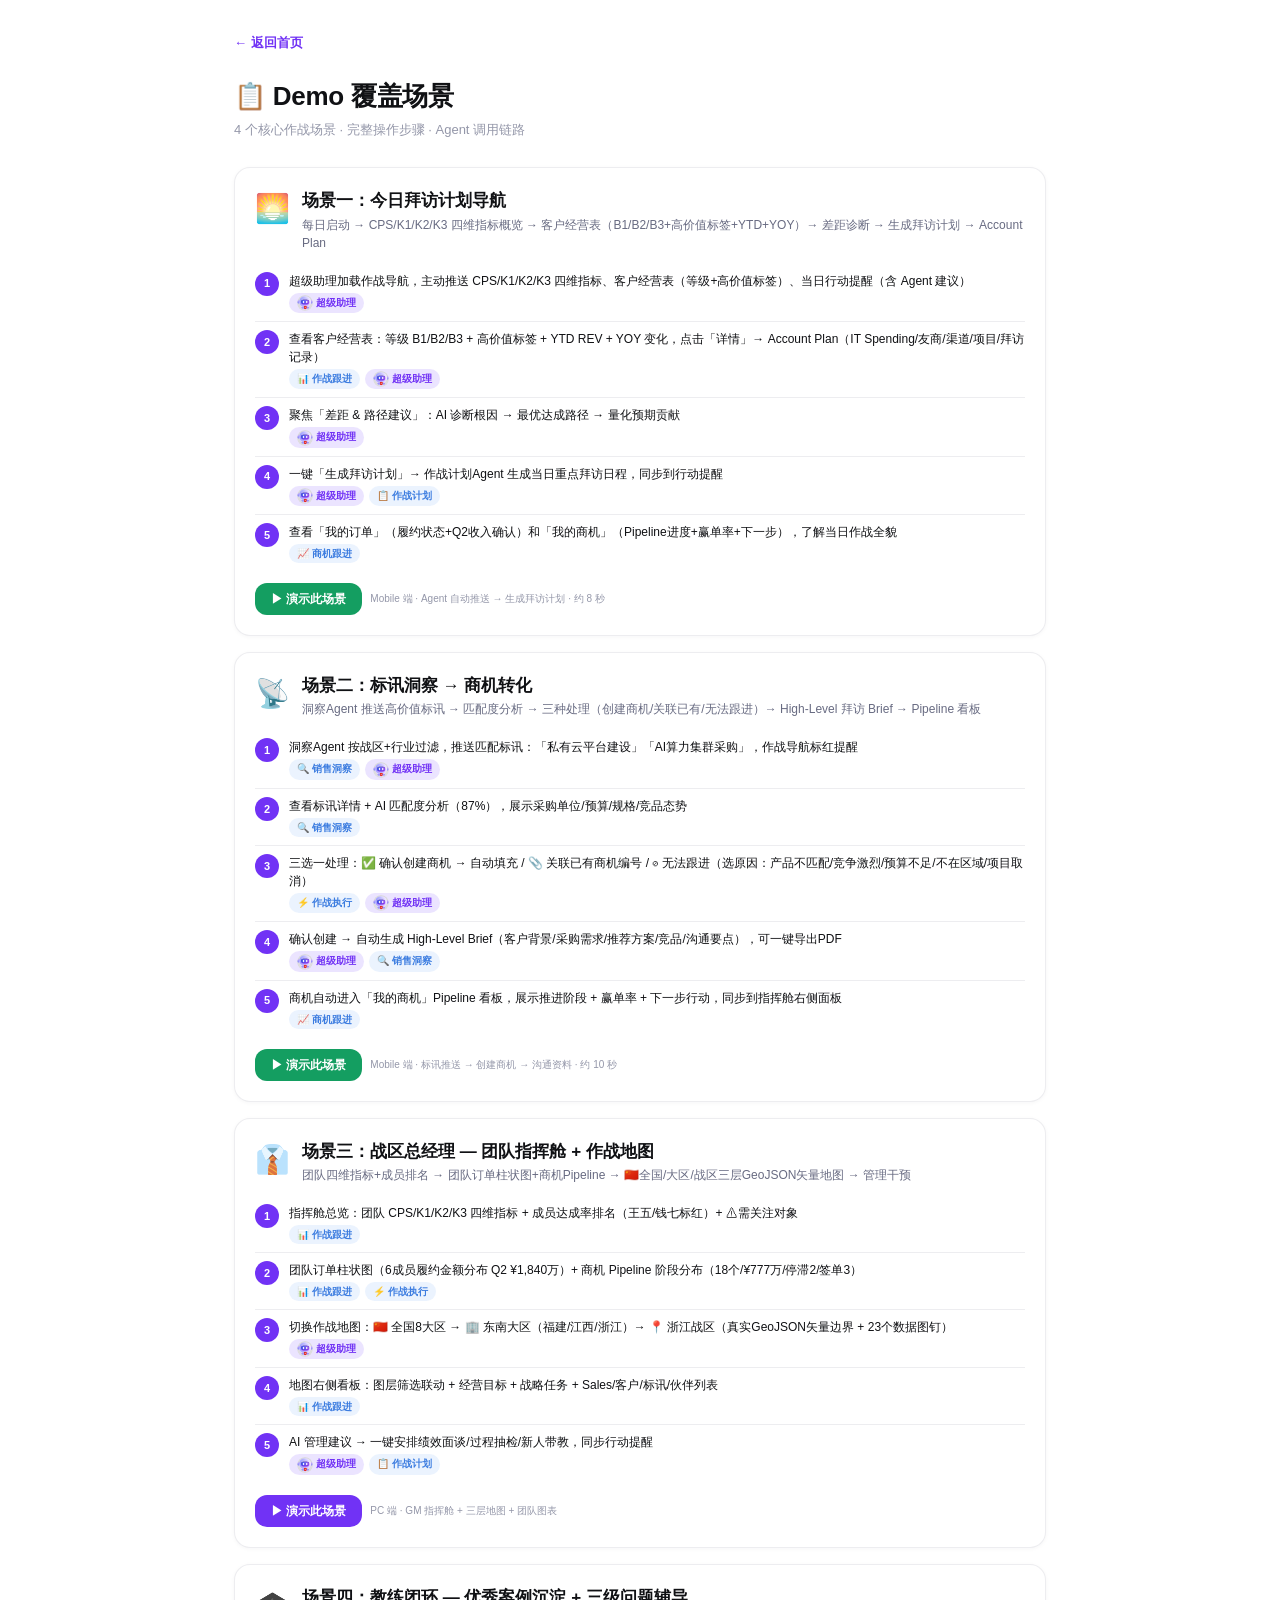
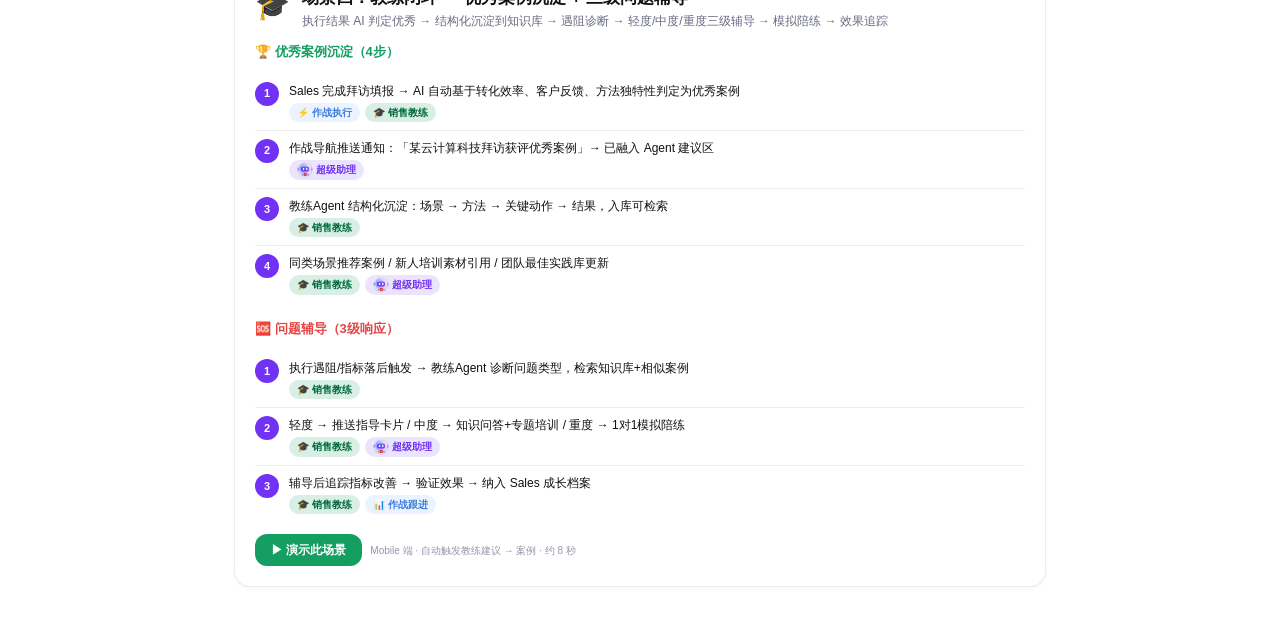
<file: docs/scenarios.html>
<!DOCTYPE html>
<html lang="zh-CN">
<head>
<meta charset="UTF-8">
<meta name="viewport" content="width=device-width, initial-scale=1.0">
<title>Demo 场景覆盖 · 作战导航</title>
<link rel="stylesheet" href="css/styles.css">
<style>
  body { background: #fff; }
  .page { max-width: 860px; margin: 0 auto; padding: 32px 24px; }
  .back { display:inline-flex;align-items:center;gap:4px;color:var(--purple);text-decoration:none;font-size:13px;font-weight:600;margin-bottom:24px; }
  .back:hover { color:var(--purple-dark); }
  h1 { font-family:var(--font-display);font-size:26px;font-weight:700;margin-bottom:4px; }
  .sub { color:var(--text-muted);font-size:13px;margin-bottom:28px; }

  .scenario { background:#fff;border:1px solid var(--border-light);border-radius:var(--r-2xl);padding:20px;margin-bottom:16px;box-shadow:var(--shadow-sm); }
  .scenario .sc-head { display:flex;align-items:flex-start;gap:12px;margin-bottom:12px; }
  .scenario .sc-icon { font-size:28px;flex-shrink:0; }
  .scenario .sc-title { font-family:var(--font-display);font-size:17px;font-weight:700; }
  .scenario .sc-desc { font-size:12px;color:var(--text-secondary);margin-top:2px; }

  .steps { margin:12px 0 0 0; }
  .steps .step { display:flex;gap:10px;padding:8px 0;border-bottom:1px solid var(--border-light);font-size:12px;align-items:flex-start; }
  .steps .step:last-child { border-bottom:none; }
  .step-num { width:24px;height:24px;border-radius:50%;background:var(--purple);color:#fff;display:flex;align-items:center;justify-content:center;font-size:11px;font-weight:700;flex-shrink:0; }
  .step-body { flex:1; }
  .step-body .step-text { color:var(--text);line-height:1.5; }
  .step-body .step-agents { margin-top:3px;display:flex;gap:5px;flex-wrap:wrap; }
  .agent-tag { display:inline-block;padding:2px 8px;border-radius:var(--r-full);font-size:10px;font-weight:600; }
  .agent-tag.super { background:var(--purple-subtle);color:var(--purple); }
  .agent-tag.expert { background:var(--info-subtle);color:#3d7de0; }
  .agent-tag.coach { background:var(--success-subtle);color:var(--success-dark); }

  .demo-btn-row { margin-top:12px;display:flex;gap:8px;align-items:center; }
  .demo-btn {
    display:inline-flex;align-items:center;gap:4px;padding:7px 16px;
    border-radius:var(--r-xl);background:var(--purple);color:#fff;
    text-decoration:none;font-size:12px;font-weight:600;transition:all 0.15s;
  }
  .demo-btn:hover { background:var(--purple-dark); }
  .demo-btn.mb { background:var(--success); }
  .demo-btn.mb:hover { background:var(--success-dark); }
  .demo-hint { font-size:10px;color:var(--text-muted); }
</style>
</head>
<body>
<div class="page">
  <a href="index.html" class="back">← 返回首页</a>
  <h1>📋 Demo 覆盖场景</h1>
  <p class="sub">4 个核心作战场景 · 完整操作步骤 · Agent 调用链路</p>

  <!-- Scenario 1: TODAY'S VISIT PLAN -->
  <div class="scenario">
    <div class="sc-head">
      <div class="sc-icon">🌅</div>
      <div>
        <div class="sc-title">场景一：今日拜访计划导航</div>
        <div class="sc-desc">每日启动 → CPS/K1/K2/K3 四维指标概览 → 客户经营表（B1/B2/B3+高价值标签+YTD+YOY）→ 差距诊断 → 生成拜访计划 → Account Plan</div>
      </div>
    </div>
    <div class="steps">
      <div class="step"><div class="step-num">1</div><div class="step-body"><div class="step-text">超级助理加载作战导航，主动推送 CPS/K1/K2/K3 四维指标、客户经营表（等级+高价值标签）、当日行动提醒（含 Agent 建议）</div><div class="step-agents"><span class="agent-tag super"><img src="asset/agent.png" style="width:16px;height:16px;vertical-align:middle;border-radius:50%" alt="Agent"> 超级助理</span></div></div></div>
      <div class="step"><div class="step-num">2</div><div class="step-body"><div class="step-text">查看客户经营表：等级 B1/B2/B3 + 高价值标签 + YTD REV + YOY 变化，点击「详情」→ Account Plan（IT Spending/友商/渠道/项目/拜访记录）</div><div class="step-agents"><span class="agent-tag expert">📊 作战跟进</span><span class="agent-tag super"><img src="asset/agent.png" style="width:16px;height:16px;vertical-align:middle;border-radius:50%" alt="Agent"> 超级助理</span></div></div></div>
      <div class="step"><div class="step-num">3</div><div class="step-body"><div class="step-text">聚焦「差距 & 路径建议」：AI 诊断根因 → 最优达成路径 → 量化预期贡献</div><div class="step-agents"><span class="agent-tag super"><img src="asset/agent.png" style="width:16px;height:16px;vertical-align:middle;border-radius:50%" alt="Agent"> 超级助理</span></div></div></div>
      <div class="step"><div class="step-num">4</div><div class="step-body"><div class="step-text">一键「生成拜访计划」→ 作战计划Agent 生成当日重点拜访日程，同步到行动提醒</div><div class="step-agents"><span class="agent-tag super"><img src="asset/agent.png" style="width:16px;height:16px;vertical-align:middle;border-radius:50%" alt="Agent"> 超级助理</span><span class="agent-tag expert">📋 作战计划</span></div></div></div>
      <div class="step"><div class="step-num">5</div><div class="step-body"><div class="step-text">查看「我的订单」（履约状态+Q2收入确认）和「我的商机」（Pipeline进度+赢单率+下一步），了解当日作战全貌</div><div class="step-agents"><span class="agent-tag expert">📈 商机跟进</span></div></div></div>
    </div>
    <div class="demo-btn-row">
      <a class="demo-btn mb" href="mobile.html?role=ar&scenario=1" target="_blank">▶ 演示此场景</a>
      <span class="demo-hint">Mobile 端 · Agent 自动推送 → 生成拜访计划 · 约 8 秒</span>
    </div>
  </div>

  <!-- Scenario 2: BID → OPPORTUNITY -->
  <div class="scenario">
    <div class="sc-head">
      <div class="sc-icon">📡</div>
      <div>
        <div class="sc-title">场景二：标讯洞察 → 商机转化</div>
        <div class="sc-desc">洞察Agent 推送高价值标讯 → 匹配度分析 → 三种处理（创建商机/关联已有/无法跟进）→ High-Level 拜访 Brief → Pipeline 看板</div>
      </div>
    </div>
    <div class="steps">
      <div class="step"><div class="step-num">1</div><div class="step-body"><div class="step-text">洞察Agent 按战区+行业过滤，推送匹配标讯：「私有云平台建设」「AI算力集群采购」，作战导航标红提醒</div><div class="step-agents"><span class="agent-tag expert">🔍 销售洞察</span><span class="agent-tag super"><img src="asset/agent.png" style="width:16px;height:16px;vertical-align:middle;border-radius:50%" alt="Agent"> 超级助理</span></div></div></div>
      <div class="step"><div class="step-num">2</div><div class="step-body"><div class="step-text">查看标讯详情 + AI 匹配度分析（87%），展示采购单位/预算/规格/竞品态势</div><div class="step-agents"><span class="agent-tag expert">🔍 销售洞察</span></div></div></div>
      <div class="step"><div class="step-num">3</div><div class="step-body"><div class="step-text">三选一处理：✅ 确认创建商机 → 自动填充 / 📎 关联已有商机编号 / ⊘ 无法跟进（选原因：产品不匹配/竞争激烈/预算不足/不在区域/项目取消）</div><div class="step-agents"><span class="agent-tag expert">⚡ 作战执行</span><span class="agent-tag super"><img src="asset/agent.png" style="width:16px;height:16px;vertical-align:middle;border-radius:50%" alt="Agent"> 超级助理</span></div></div></div>
      <div class="step"><div class="step-num">4</div><div class="step-body"><div class="step-text">确认创建 → 自动生成 High-Level Brief（客户背景/采购需求/推荐方案/竞品/沟通要点），可一键导出PDF</div><div class="step-agents"><span class="agent-tag super"><img src="asset/agent.png" style="width:16px;height:16px;vertical-align:middle;border-radius:50%" alt="Agent"> 超级助理</span><span class="agent-tag expert">🔍 销售洞察</span></div></div></div>
      <div class="step"><div class="step-num">5</div><div class="step-body"><div class="step-text">商机自动进入「我的商机」Pipeline 看板，展示推进阶段 + 赢单率 + 下一步行动，同步到指挥舱右侧面板</div><div class="step-agents"><span class="agent-tag expert">📈 商机跟进</span></div></div></div>
    </div>
    <div class="demo-btn-row">
      <a class="demo-btn mb" href="mobile.html?role=ar&scenario=2" target="_blank">▶ 演示此场景</a>
      <span class="demo-hint">Mobile 端 · 标讯推送 → 创建商机 → 沟通资料 · 约 10 秒</span>
    </div>
  </div>

  <!-- Scenario 3: GM COMMAND + MAP -->
  <div class="scenario">
    <div class="sc-head">
      <div class="sc-icon">👔</div>
      <div>
        <div class="sc-title">场景三：战区总经理 — 团队指挥舱 + 作战地图</div>
        <div class="sc-desc">团队四维指标+成员排名 → 团队订单柱状图+商机Pipeline → 🇨🇳全国/大区/战区三层GeoJSON矢量地图 → 管理干预</div>
      </div>
    </div>
    <div class="steps">
      <div class="step"><div class="step-num">1</div><div class="step-body"><div class="step-text">指挥舱总览：团队 CPS/K1/K2/K3 四维指标 + 成员达成率排名（王五/钱七标红）+ ⚠需关注对象</div><div class="step-agents"><span class="agent-tag expert">📊 作战跟进</span></div></div></div>
      <div class="step"><div class="step-num">2</div><div class="step-body"><div class="step-text">团队订单柱状图（6成员履约金额分布 Q2 ¥1,840万）+ 商机 Pipeline 阶段分布（18个/¥777万/停滞2/签单3）</div><div class="step-agents"><span class="agent-tag expert">📊 作战跟进</span><span class="agent-tag expert">⚡ 作战执行</span></div></div></div>
      <div class="step"><div class="step-num">3</div><div class="step-body"><div class="step-text">切换作战地图：🇨🇳 全国8大区 → 🏢 东南大区（福建/江西/浙江）→ 📍 浙江战区（真实GeoJSON矢量边界 + 23个数据图钉）</div><div class="step-agents"><span class="agent-tag super"><img src="asset/agent.png" style="width:16px;height:16px;vertical-align:middle;border-radius:50%" alt="Agent"> 超级助理</span></div></div></div>
      <div class="step"><div class="step-num">4</div><div class="step-body"><div class="step-text">地图右侧看板：图层筛选联动 + 经营目标 + 战略任务 + Sales/客户/标讯/伙伴列表</div><div class="step-agents"><span class="agent-tag expert">📊 作战跟进</span></div></div></div>
      <div class="step"><div class="step-num">5</div><div class="step-body"><div class="step-text">AI 管理建议 → 一键安排绩效面谈/过程抽检/新人带教，同步行动提醒</div><div class="step-agents"><span class="agent-tag super"><img src="asset/agent.png" style="width:16px;height:16px;vertical-align:middle;border-radius:50%" alt="Agent"> 超级助理</span><span class="agent-tag expert">📋 作战计划</span></div></div></div>
    </div>
    <div class="demo-btn-row">
      <a class="demo-btn" href="pc.html?scenario=3" target="_blank">▶ 演示此场景</a>
      <span class="demo-hint">PC 端 · GM 指挥舱 + 三层地图 + 团队图表</span>
    </div>
  </div>

  <!-- Scenario 4: COACH -->
  <div class="scenario">
    <div class="sc-head">
      <div class="sc-icon">🎓</div>
      <div>
        <div class="sc-title">场景四：教练闭环 — 优秀案例沉淀 + 三级问题辅导</div>
        <div class="sc-desc">执行结果 AI 判定优秀 → 结构化沉淀到知识库 → 遇阻诊断 → 轻度/中度/重度三级辅导 → 模拟陪练 → 效果追踪</div>
      </div>
    </div>
    <div style="font-weight:700;font-size:13px;color:var(--success);margin:12px 0 8px">🏆 优秀案例沉淀（4步）</div>
    <div class="steps">
      <div class="step"><div class="step-num">1</div><div class="step-body"><div class="step-text">Sales 完成拜访填报 → AI 自动基于转化效率、客户反馈、方法独特性判定为优秀案例</div><div class="step-agents"><span class="agent-tag expert">⚡ 作战执行</span><span class="agent-tag coach">🎓 销售教练</span></div></div></div>
      <div class="step"><div class="step-num">2</div><div class="step-body"><div class="step-text">作战导航推送通知：「某云计算科技拜访获评优秀案例」→ 已融入 Agent 建议区</div><div class="step-agents"><span class="agent-tag super"><img src="asset/agent.png" style="width:16px;height:16px;vertical-align:middle;border-radius:50%" alt="Agent"> 超级助理</span></div></div></div>
      <div class="step"><div class="step-num">3</div><div class="step-body"><div class="step-text">教练Agent 结构化沉淀：场景 → 方法 → 关键动作 → 结果，入库可检索</div><div class="step-agents"><span class="agent-tag coach">🎓 销售教练</span></div></div></div>
      <div class="step"><div class="step-num">4</div><div class="step-body"><div class="step-text">同类场景推荐案例 / 新人培训素材引用 / 团队最佳实践库更新</div><div class="step-agents"><span class="agent-tag coach">🎓 销售教练</span><span class="agent-tag super"><img src="asset/agent.png" style="width:16px;height:16px;vertical-align:middle;border-radius:50%" alt="Agent"> 超级助理</span></div></div></div>
    </div>
    <div style="font-weight:700;font-size:13px;color:var(--danger);margin:16px 0 8px">🆘 问题辅导（3级响应）</div>
    <div class="steps">
      <div class="step"><div class="step-num">1</div><div class="step-body"><div class="step-text">执行遇阻/指标落后触发 → 教练Agent 诊断问题类型，检索知识库+相似案例</div><div class="step-agents"><span class="agent-tag coach">🎓 销售教练</span></div></div></div>
      <div class="step"><div class="step-num">2</div><div class="step-body"><div class="step-text">轻度 → 推送指导卡片 / 中度 → 知识问答+专题培训 / 重度 → 1对1模拟陪练</div><div class="step-agents"><span class="agent-tag coach">🎓 销售教练</span><span class="agent-tag super"><img src="asset/agent.png" style="width:16px;height:16px;vertical-align:middle;border-radius:50%" alt="Agent"> 超级助理</span></div></div></div>
      <div class="step"><div class="step-num">3</div><div class="step-body"><div class="step-text">辅导后追踪指标改善 → 验证效果 → 纳入 Sales 成长档案</div><div class="step-agents"><span class="agent-tag coach">🎓 销售教练</span><span class="agent-tag expert">📊 作战跟进</span></div></div></div>
    </div>
    <div class="demo-btn-row">
      <a class="demo-btn mb" href="mobile.html?role=ar&scenario=4" target="_blank">▶ 演示此场景</a>
      <span class="demo-hint">Mobile 端 · 自动触发教练建议 → 案例 · 约 8 秒</span>
    </div>
  </div>  </div>

</div>
</body>
</html>
</file>
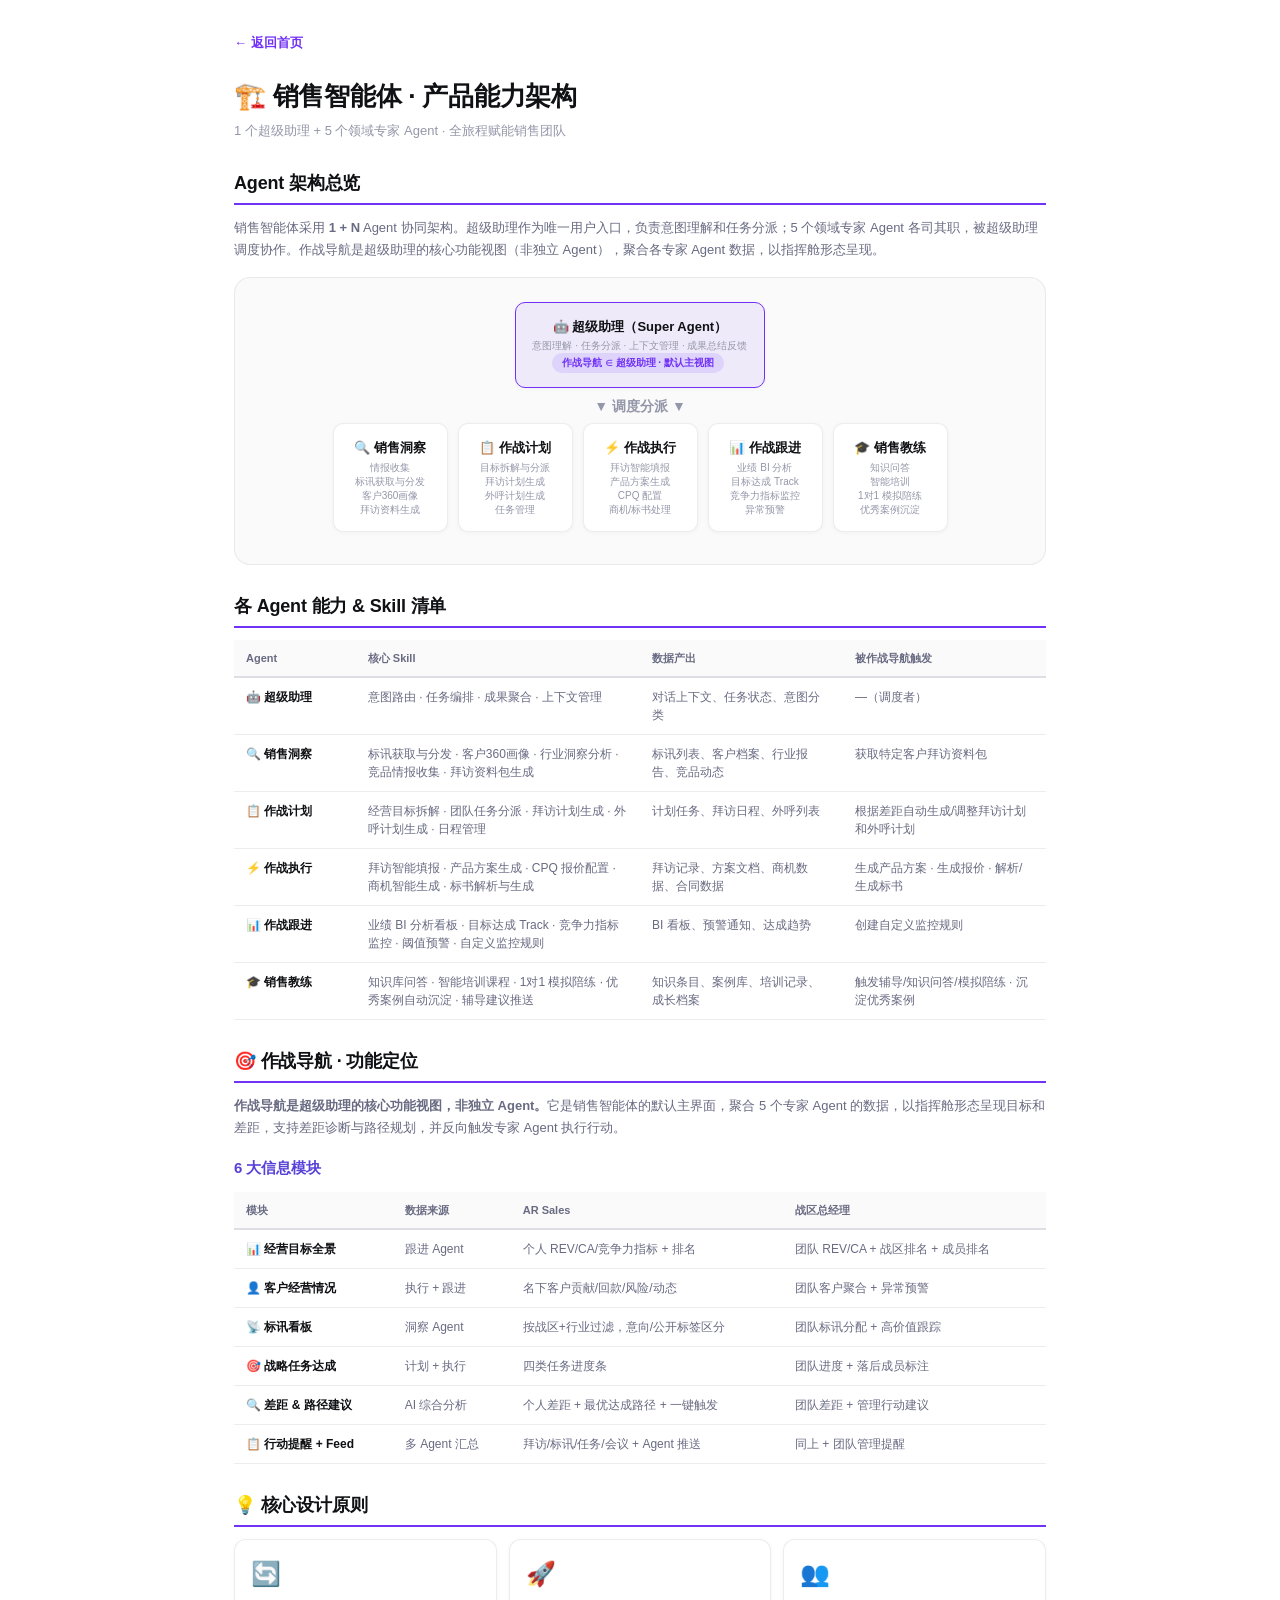
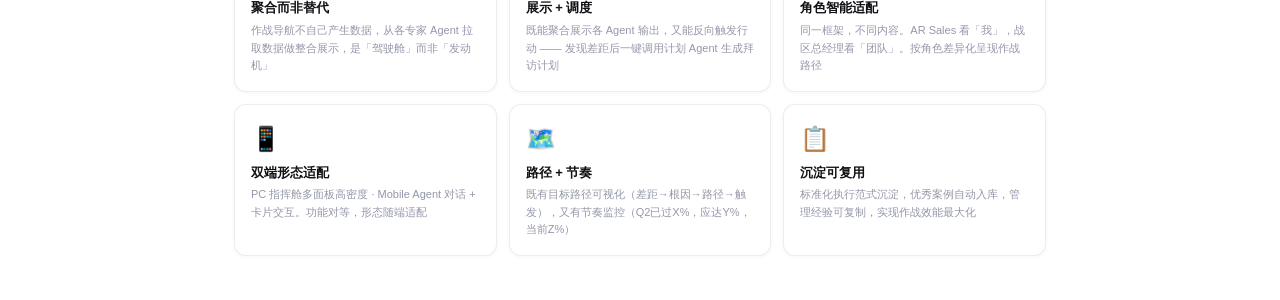
<file: prototype/architecture.html>
<!DOCTYPE html>
<html lang="zh-CN">
<head>
<meta charset="UTF-8">
<meta name="viewport" content="width=device-width, initial-scale=1.0">
<title>产品能力架构 · 销售智能体</title>
<link rel="stylesheet" href="css/styles.css">
<style>
  body { background: #fff; }
  .page { max-width: 860px; margin: 0 auto; padding: 32px 24px; }
  .back { display:inline-flex;align-items:center;gap:4px;color:var(--purple);text-decoration:none;font-size:13px;font-weight:600;margin-bottom:24px; }
  .back:hover { color:var(--purple-dark); }
  h1 { font-family:var(--font-display);font-size:26px;font-weight:700;margin-bottom:4px; }
  h2 { font-family:var(--font-display);font-size:18px;font-weight:700;margin:28px 0 12px;padding-bottom:6px;border-bottom:2px solid var(--purple); }
  h3 { font-size:15px;font-weight:700;margin:18px 0 8px;color:var(--purple-dark); }
  .sub { color:var(--text-muted);font-size:13px;margin-bottom:24px; }
  p { font-size:13px;color:var(--text-secondary);line-height:1.7;margin-bottom:10px; }

  /* Arch diagram */
  .arch { background:var(--bg);border-radius:var(--r-2xl);padding:24px;margin:16px 0;border:1px solid var(--border-light);text-align:center; }
  .arch-row { display:flex;gap:10px;justify-content:center;flex-wrap:wrap;margin-bottom:8px; }
  .arch-box { background:#fff;border:1px solid var(--border-light);border-radius:var(--r-lg);padding:14px 16px;text-align:center;min-width:115px;box-shadow:var(--shadow-sm); }
  .arch-box.super { border-color:var(--purple);background:var(--purple-light);min-width:220px; }
  .arch-box .ab-name { font-weight:700;font-size:13px; }
  .arch-box .ab-desc { font-size:10px;color:var(--text-muted);margin-top:3px;line-height:1.4; }
  .arch-arrow { color:var(--text-muted);font-size:14px;font-weight:600;margin:6px 0; }

  /* Table */
  .ft { width:100%;border-collapse:collapse;font-size:12px;margin:12px 0; }
  .ft th { background:var(--bg);padding:10px 12px;text-align:left;font-weight:700;font-size:11px;color:var(--text-secondary);border-bottom:2px solid var(--border); }
  .ft td { padding:10px 12px;border-bottom:1px solid var(--border-light);color:var(--text-secondary);vertical-align:top; }
  .ft td:first-child { font-weight:600;color:var(--text);white-space:nowrap; }

  /* Capability cards */
  .caps { display:grid;grid-template-columns:repeat(auto-fit,minmax(240px,1fr));gap:12px;margin:12px 0; }
  .cap { background:#fff;border:1px solid var(--border-light);border-radius:var(--r-xl);padding:16px;box-shadow:var(--shadow-sm); }
  .cap .ca-icon { font-size:24px;margin-bottom:6px; }
  .cap .ca-title { font-weight:700;font-size:13px;margin-bottom:4px; }
  .cap .ca-desc { font-size:11px;color:var(--text-muted);line-height:1.6; }

  .tag { display:inline-block;padding:3px 10px;border-radius:var(--r-full);font-size:10px;font-weight:600;margin-right:4px; }
  .tag-p { background:var(--purple-subtle);color:var(--purple); }
</style>
</head>
<body>
<div class="page">
  <a href="index.html" class="back">← 返回首页</a>
  <h1>🏗️ 销售智能体 · 产品能力架构</h1>
  <p class="sub">1 个超级助理 + 5 个领域专家 Agent · 全旅程赋能销售团队</p>

  <!-- Arch Diagram -->
  <h2>Agent 架构总览</h2>
  <p>销售智能体采用 <b>1 + N</b> Agent 协同架构。超级助理作为唯一用户入口，负责意图理解和任务分派；5 个领域专家 Agent 各司其职，被超级助理调度协作。作战导航是超级助理的核心功能视图（非独立 Agent），聚合各专家 Agent 数据，以指挥舱形态呈现。</p>

  <div class="arch">
    <div class="arch-row">
      <div class="arch-box super">
        <div class="ab-name">🤖 超级助理（Super Agent）</div>
        <div class="ab-desc">意图理解 · 任务分派 · 上下文管理 · 成果总结反馈<br><span class="tag tag-p">作战导航 ∈ 超级助理 · 默认主视图</span></div>
      </div>
    </div>
    <div class="arch-arrow">▼ 调度分派 ▼</div>
    <div class="arch-row">
      <div class="arch-box"><div class="ab-name">🔍 销售洞察</div><div class="ab-desc">情报收集<br>标讯获取与分发<br>客户360画像<br>拜访资料生成</div></div>
      <div class="arch-box"><div class="ab-name">📋 作战计划</div><div class="ab-desc">目标拆解与分派<br>拜访计划生成<br>外呼计划生成<br>任务管理</div></div>
      <div class="arch-box"><div class="ab-name">⚡ 作战执行</div><div class="ab-desc">拜访智能填报<br>产品方案生成<br>CPQ 配置<br>商机/标书处理</div></div>
      <div class="arch-box"><div class="ab-name">📊 作战跟进</div><div class="ab-desc">业绩 BI 分析<br>目标达成 Track<br>竞争力指标监控<br>异常预警</div></div>
      <div class="arch-box"><div class="ab-name">🎓 销售教练</div><div class="ab-desc">知识问答<br>智能培训<br>1对1 模拟陪练<br>优秀案例沉淀</div></div>
    </div>
  </div>

  <!-- Agent Skill Table -->
  <h2>各 Agent 能力 & Skill 清单</h2>
  <table class="ft">
    <tr><th style="width:15%">Agent</th><th style="width:35%">核心 Skill</th><th style="width:25%">数据产出</th><th style="width:25%">被作战导航触发</th></tr>
    <tr>
      <td>🤖 超级助理</td>
      <td>意图路由 · 任务编排 · 成果聚合 · 上下文管理</td>
      <td>对话上下文、任务状态、意图分类</td>
      <td>—（调度者）</td>
    </tr>
    <tr>
      <td>🔍 销售洞察</td>
      <td>标讯获取与分发 · 客户360画像 · 行业洞察分析 · 竞品情报收集 · 拜访资料包生成</td>
      <td>标讯列表、客户档案、行业报告、竞品动态</td>
      <td>获取特定客户拜访资料包</td>
    </tr>
    <tr>
      <td>📋 作战计划</td>
      <td>经营目标拆解 · 团队任务分派 · 拜访计划生成 · 外呼计划生成 · 日程管理</td>
      <td>计划任务、拜访日程、外呼列表</td>
      <td>根据差距自动生成/调整拜访计划和外呼计划</td>
    </tr>
    <tr>
      <td>⚡ 作战执行</td>
      <td>拜访智能填报 · 产品方案生成 · CPQ 报价配置 · 商机智能生成 · 标书解析与生成</td>
      <td>拜访记录、方案文档、商机数据、合同数据</td>
      <td>生成产品方案 · 生成报价 · 解析/生成标书</td>
    </tr>
    <tr>
      <td>📊 作战跟进</td>
      <td>业绩 BI 分析看板 · 目标达成 Track · 竞争力指标监控 · 阈值预警 · 自定义监控规则</td>
      <td>BI 看板、预警通知、达成趋势</td>
      <td>创建自定义监控规则</td>
    </tr>
    <tr>
      <td>🎓 销售教练</td>
      <td>知识库问答 · 智能培训课程 · 1对1 模拟陪练 · 优秀案例自动沉淀 · 辅导建议推送</td>
      <td>知识条目、案例库、培训记录、成长档案</td>
      <td>触发辅导/知识问答/模拟陪练 · 沉淀优秀案例</td>
    </tr>
  </table>

  <!-- 作战导航 Positioning -->
  <h2>🎯 作战导航 · 功能定位</h2>
  <p><b>作战导航是超级助理的核心功能视图，非独立 Agent。</b>它是销售智能体的默认主界面，聚合 5 个专家 Agent 的数据，以指挥舱形态呈现目标和差距，支持差距诊断与路径规划，并反向触发专家 Agent 执行行动。</p>

  <h3>6 大信息模块</h3>
  <table class="ft">
    <tr><th>模块</th><th>数据来源</th><th>AR Sales</th><th>战区总经理</th></tr>
    <tr><td>📊 经营目标全景</td><td>跟进 Agent</td><td>个人 REV/CA/竞争力指标 + 排名</td><td>团队 REV/CA + 战区排名 + 成员排名</td></tr>
    <tr><td>👤 客户经营情况</td><td>执行 + 跟进</td><td>名下客户贡献/回款/风险/动态</td><td>团队客户聚合 + 异常预警</td></tr>
    <tr><td>📡 标讯看板</td><td>洞察 Agent</td><td>按战区+行业过滤，意向/公开标签区分</td><td>团队标讯分配 + 高价值跟踪</td></tr>
    <tr><td>🎯 战略任务达成</td><td>计划 + 执行</td><td>四类任务进度条</td><td>团队进度 + 落后成员标注</td></tr>
    <tr><td>🔍 差距 & 路径建议</td><td>AI 综合分析</td><td>个人差距 + 最优达成路径 + 一键触发</td><td>团队差距 + 管理行动建议</td></tr>
    <tr><td>📋 行动提醒 + Feed</td><td>多 Agent 汇总</td><td>拜访/标讯/任务/会议 + Agent 推送</td><td>同上 + 团队管理提醒</td></tr>
  </table>

  <h2>💡 核心设计原则</h2>
  <div class="caps">
    <div class="cap"><div class="ca-icon">🔄</div><div class="ca-title">聚合而非替代</div><div class="ca-desc">作战导航不自己产生数据，从各专家 Agent 拉取数据做整合展示，是「驾驶舱」而非「发动机」</div></div>
    <div class="cap"><div class="ca-icon">🚀</div><div class="ca-title">展示 + 调度</div><div class="ca-desc">既能聚合展示各 Agent 输出，又能反向触发行动 —— 发现差距后一键调用计划 Agent 生成拜访计划</div></div>
    <div class="cap"><div class="ca-icon">👥</div><div class="ca-title">角色智能适配</div><div class="ca-desc">同一框架，不同内容。AR Sales 看「我」，战区总经理看「团队」。按角色差异化呈现作战路径</div></div>
    <div class="cap"><div class="ca-icon">📱</div><div class="ca-title">双端形态适配</div><div class="ca-desc">PC 指挥舱多面板高密度 · Mobile Agent 对话 + 卡片交互。功能对等，形态随端适配</div></div>
    <div class="cap"><div class="ca-icon">🗺️</div><div class="ca-title">路径 + 节奏</div><div class="ca-desc">既有目标路径可视化（差距→根因→路径→触发），又有节奏监控（Q2已过X%，应达Y%，当前Z%）</div></div>
    <div class="cap"><div class="ca-icon">📋</div><div class="ca-title">沉淀可复用</div><div class="ca-desc">标准化执行范式沉淀，优秀案例自动入库，管理经验可复制，实现作战效能最大化</div></div>
  </div>

</div>
</body>
</html>
</file>
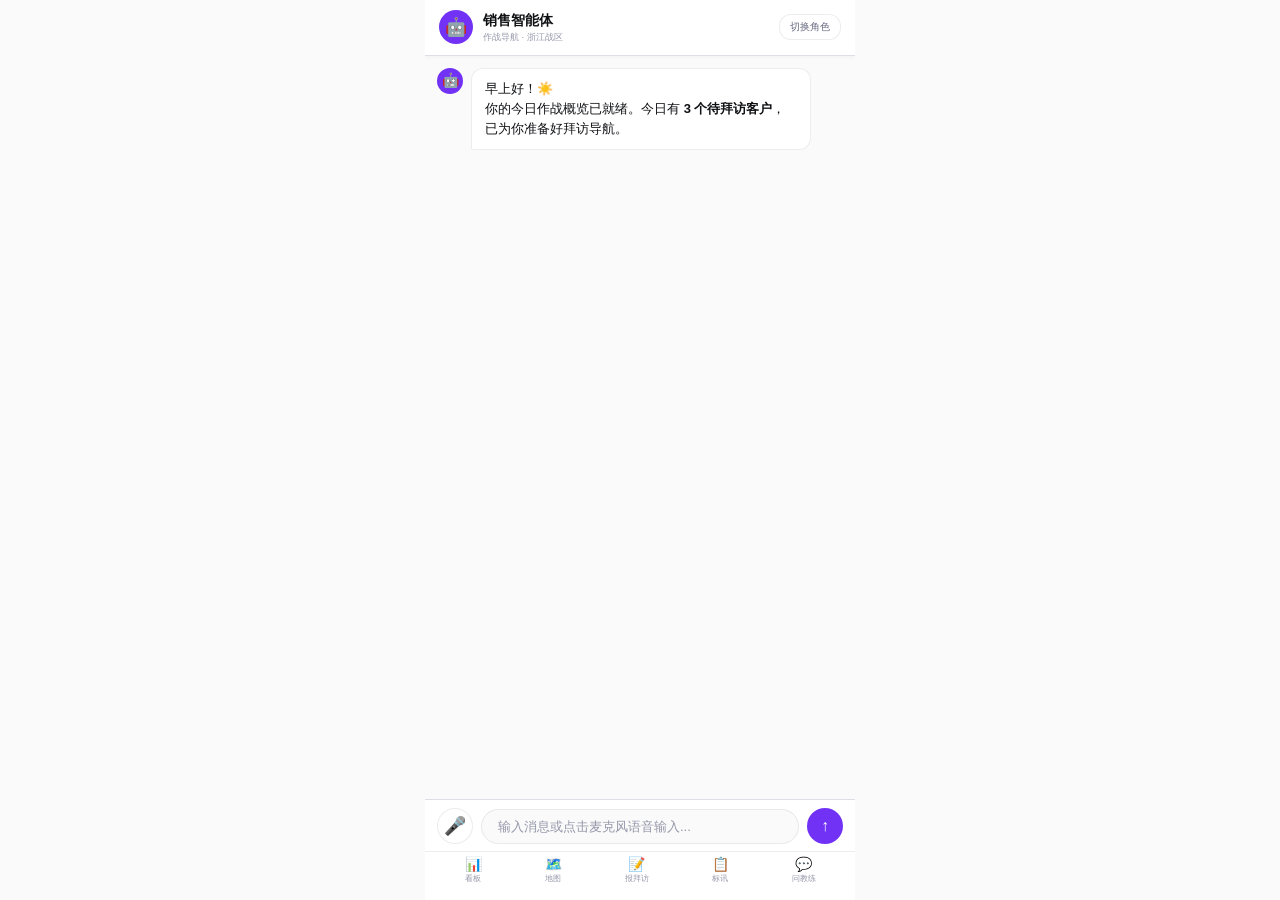
<file: prototype/mobile.html>
<!DOCTYPE html>
<html lang="zh-CN">
<head>
<meta charset="UTF-8">
<meta name="viewport" content="width=device-width, initial-scale=1.0, maximum-scale=1.0, user-scalable=no">
<title>作战导航 · Mobile</title>
<link rel="stylesheet" href="css/styles.css">
<style>
  .sh { width:100%; max-width:430px; height:100vh; display:flex; flex-direction:column; background:#fff; margin:0 auto; overflow:hidden; position:relative; }

  /* Header */
  .mh {
    display:flex; align-items:center; gap:10px; padding:10px 14px;
    background:#fff; border-bottom:1px solid var(--border); box-shadow:var(--shadow-sm);
    z-index:10; flex-shrink:0;
  }
  .mh .av { width:34px; height:34px; border-radius:50%; background:var(--purple); display:flex; align-items:center; justify-content:center; font-size:18px; flex-shrink:0; }
  .mh .info { flex:1; }
  .mh .name { font-family:var(--font-display); font-size:14px; font-weight:700; }
  .mh .sub { font-size:9px; color:var(--text-muted); }
  .mh .rt {
    padding:5px 10px; border-radius:var(--r-xl); border:1px solid var(--border-light);
    background:#fff; color:var(--text-secondary); font-size:10px; cursor:pointer;
  }

  /* Chat */
  .chat { flex:1; overflow-y:auto; padding:12px; display:flex; flex-direction:column; gap:10px; padding-bottom:110px; background:var(--bg); }

  .msg { display:flex; gap:8px; animation:fadeUp 0.3s ease-out; }
  .msg-a { align-items:flex-start; max-width:92%; }
  .msg-u { justify-content:flex-end; }
  .msg .mav { width:26px; height:26px; border-radius:50%; background:var(--purple); display:flex; align-items:center; justify-content:center; font-size:14px; flex-shrink:0; color:#fff; }
  .bub { padding:10px 13px; font-size:13px; line-height:1.55; }
  .bub-a { background:#fff; border:1px solid var(--border-light); border-radius:12px 12px 12px 2px; color:var(--text); }
  .bub-u { background:var(--purple); color:#fff; border-radius:12px 12px 2px 12px; max-width:75%; }

  .card-c {
    background:#fff; border:1px solid var(--border-light); border-radius:var(--r-2xl);
    padding:14px; margin:2px 0; max-width:94%; box-shadow:var(--shadow-card);
    animation:fadeUp 0.3s ease-out;
  }

  /* Input bar */
  .input-bar {
    position:absolute; bottom:48px; left:0; right:0; background:#fff;
    border-top:1px solid var(--border); padding:8px 12px; z-index:20;
    display:flex; align-items:center; gap:8px;
  }
  .input-bar .voice-btn {
    width:36px; height:36px; border-radius:50%; border:1px solid var(--border-light);
    background:#fff; font-size:18px; cursor:pointer; display:flex; align-items:center; justify-content:center;
    flex-shrink:0; transition:all 0.15s;
  }
  .input-bar .voice-btn:active { background:var(--purple-light); border-color:var(--purple); }
  .input-bar .voice-btn.recording { background:var(--danger); color:#fff; border-color:var(--danger); animation:pulse 1.5s infinite; }
  .input-bar input {
    flex:1; border:1px solid var(--border-light); border-radius:var(--r-full);
    padding:9px 16px; font-size:13px; font-family:var(--font-ui); outline:none;
    background:var(--bg); color:var(--text); transition:border-color 0.15s;
  }
  .input-bar input:focus { border-color:var(--purple); }
  .input-bar input::placeholder { color:var(--text-muted); }
  .input-bar .send-btn {
    width:36px; height:36px; border-radius:50%; border:none;
    background:var(--purple); color:#fff; font-size:16px; cursor:pointer;
    display:flex; align-items:center; justify-content:center; flex-shrink:0;
    transition:all 0.15s;
  }
  .input-bar .send-btn:active { background:var(--purple-dark); }

  /* Quickbar — compact, below input */
  .qb {
    position:absolute; bottom:0; left:0; right:0; background:#fff;
    border-top:1px solid var(--border-light);
    display:flex; justify-content:space-around; padding:4px 8px 16px; z-index:20;
  }
  .qb button {
    display:flex; flex-direction:column; align-items:center; gap:1px;
    border:none; background:none; color:var(--text-muted); font-size:8px; cursor:pointer;
  }
  .qb button:active { color:var(--purple); }
  .qb .qi { font-size:14px; }

  @keyframes fadeUp { from{opacity:0;transform:translateY(6px)} to{opacity:1;transform:translateY(0)} }

  /* Scenario bar */
  .scenario-bar {
    display:flex; align-items:center; gap:8px; padding:6px 14px;
    background:var(--purple-light); border-bottom:1px solid var(--purple-subtle);
    font-size:11px; flex-shrink:0;
  }
  .scenario-bar a { color:var(--purple); text-decoration:none; font-weight:600; }
  .scenario-bar .sc-tag { background:var(--purple);color:#fff;padding:2px 8px;border-radius:var(--r-full);font-size:9px;font-weight:700; }
  .scenario-bar .sc-step { color:var(--text-muted);font-size:10px;margin-left:auto; }
</style>
</head>
<body>
<div class="sh">
  <header class="mh">
    <div class="av">🤖</div>
    <div class="info"><div class="name">销售智能体</div><div class="sub" id="stitle"></div></div>
    <button class="rt" id="rtoggle">切换角色</button>
  </header>
  <div class="scenario-bar" id="scenarioBar" style="display:none">
    <a href="scenarios.html">← 返回场景汇总</a>
    <span class="sc-tag" id="scTag"></span>
    <span class="sc-step" id="scStep"></span>
  </div>
  <main class="chat" id="chat"></main>
  <div class="input-bar">
    <button class="voice-btn" id="voiceBtn" title="语音输入">🎤</button>
    <input type="text" id="msgInput" placeholder="输入消息或点击麦克风语音输入..." autocomplete="off">
    <button class="send-btn" id="sendBtn">↑</button>
  </div>
  <footer class="qb">
    <button data-a="dashboard"><span class="qi">📊</span>看板</button>
    <button data-a="map"><span class="qi">🗺️</span>地图</button>
    <button data-a="visit"><span class="qi">📝</span>报拜访</button>
    <button data-a="bid"><span class="qi">📋</span>标讯</button>
    <button data-a="coach"><span class="qi">💬</span>问教练</button>
  </footer>
</div>

<script>
var NOW=new Date();
function dL(n){var d=new Date(NOW);d.setDate(d.getDate()+n);return d.getFullYear()+'-'+String(d.getMonth()+1).padStart(2,'0')+'-'+String(d.getDate()).padStart(2,'0');}
function fmK(n){return '¥'+(n/10).toFixed(0)+'万';}
function fmP(a,t){return Math.round(a/t*100)+'%';}
function fmV(v){return v+'%';}

var AR={name:'张三',role:'ar',region:'东南大区',territory:'浙江战区',industries:['企业级IT'],
  targets:{rev:{target:3500,achieved:1470,rank:'3/10'},ca:{target:2200,achieved:1210,rank:'3/10'},compA:{target:100,achieved:78,rank:'4/10'},compB:{target:100,achieved:82,rank:'3/10'}},
  strategicTasks:[{label:'高价值客户经营',done:2,total:6},{label:'海光战核客户经营',done:2,total:4},{label:'重点战役',done:1,total:3},{label:'客户拜访',done:10,total:20}],
  bids:{intended:[{name:'通用服务器框架采购',amount:1200,deadline:dL(5),highValue:true},{name:'分布式存储扩容项目',amount:900,deadline:dL(12),highValue:true},{name:'数据中心解决方案招标',amount:600,deadline:dL(20),highValue:false}],public:[{name:'私有云平台建设项目',amount:1500,deadline:dL(3),highValue:true,status:'pending'},{name:'AI算力集群采购',amount:800,deadline:dL(8),highValue:true,status:'pending'},{name:'政务云安全加固项目',amount:400,deadline:dL(15),highValue:false,status:'reported'}]},
  mapPins:[{type:'sales',name:'张三',rev:40,x:62,y:28},{type:'customer',name:'某云计算科技',status:'good',x:58,y:22},{type:'customer',name:'某大数据中心',status:'risk',x:45,y:62},{type:'bid',name:'私有云平台建设',highValue:true,x:70,y:45},{type:'competitor',name:'竞品H公司',x:40,y:18}]
};

var GM={name:'王指挥',role:'gm',region:'东南大区',territory:'浙江战区',industries:['企业级IT','制造'],
  targets:{rev:{target:18000,achieved:7560,rank:'2/8'},ca:{target:13000,achieved:7150,rank:'2/8'}},
  strategicTasks:[{label:'高价值客户经营',done:16,total:30},{label:'海光战核客户经营',done:14,total:24},{label:'重点战役',done:9,total:18},{label:'客户拜访',done:78,total:120}],
  bids:{intended:[{name:'通用服务器框架采购',amount:1200,deadline:dL(5),highValue:true},{name:'智能制造MES平台',amount:700,deadline:dL(10),highValue:true}],public:[{name:'私有云平台建设项目',amount:1500,deadline:dL(3),highValue:true,status:'pending'},{name:'AI算力集群采购',amount:800,deadline:dL(8),highValue:true,status:'pending'}]},
  mapPins:[{type:'sales',name:'张三',rev:40,x:55,y:20},{type:'sales',name:'王五',rev:28,x:48,y:62},{type:'customer',name:'某大数据中心',status:'risk',x:25,y:60},{type:'bid',name:'私有云平台',highValue:true,x:75,y:40}]
};
function gD(r){return r==='gm'?GM:AR;}

var role=(new URLSearchParams(window.location.search)).get('role')||'ar';
var data=gD(role);

function addMsg(t){var c=document.getElementById('chat');var d=document.createElement('div');d.className='msg msg-a';d.innerHTML='<div class="mav">🤖</div><div class="bub bub-a">'+t+'</div>';c.appendChild(d);c.scrollTop=c.scrollHeight;}
function addUser(t){var c=document.getElementById('chat');var d=document.createElement('div');d.className='msg msg-u';d.innerHTML='<div class="bub bub-u">'+t+'</div>';c.appendChild(d);c.scrollTop=c.scrollHeight;}
function addCard(h){var c=document.getElementById('chat');var d=document.createElement('div');d.className='card-c';d.innerHTML=h;c.appendChild(d);c.scrollTop=c.scrollHeight;}

function runGreeting(){
  setTimeout(function(){addMsg('早上好！☀️<br>你的今日作战概览已就绪。今日有 <b>3 个待拜访客户</b>，已为你准备好拜访导航。');},400);
  setTimeout(pushMetrics,1200);
  if(role==='ar'){
    setTimeout(function(){addMsg('你有 <b style="color:var(--danger)">2 个差距</b>需关注：REV 达成 40%，某云计算科技未覆盖、某大数据中心商机停滞。');},2000);
    setTimeout(pushGap,3000);
    setTimeout(function(){addMsg('建议今日重点拜访某云计算科技，预计可贡献 ¥32万。<br>需要我帮你生成今日拜访计划吗？');},4200);
    // Auto-play scenario
    if(scenario==='1'){ setTimeout(function(){ updateScStep('自动触发：生成今日拜访计划'); hAct('帮我生成拜访计划'); },5200); }
    if(scenario==='2'){ setTimeout(function(){ updateScStep('自动触发：标讯推送 → 创建商机 → 生成沟通资料'); },3000); setTimeout(function(){ hAct('查看最新标讯'); },3500); }
    if(scenario==='4'){ setTimeout(function(){ updateScStep('自动触发：教练建议 → 案例展示 → 模拟陪练'); hAct('看看教练建议'); },5200); }
  } else {
    setTimeout(function(){addMsg('⚠️ <b style="color:var(--danger)">王五、钱七</b>达成率持续落后，需要管理干预。');},2000);
    setTimeout(pushGap,3000);
    setTimeout(function(){addMsg('已为你列出管理建议：绩效面谈、过程抽检、新人带教。<br>需要我帮你安排吗？');},4200);
    if(scenario==='3'){ setTimeout(function(){ updateScStep('自动触发：安排管理动作'); hAct('帮我安排管理动作'); },5200); }
  }
}

function updateScStep(t){ var el=document.getElementById('scStep'); if(el) el.textContent='▶ '+t; }

function pushMetrics(){
  var t=data.targets;
  var items=role==='ar'?[
    {l:'Q2 REV',v:fmP(t.rev.achieved,t.rev.target),c:'var(--danger)',s:'排名 '+t.rev.rank},
    {l:'Q2 CA',v:fmP(t.ca.achieved,t.ca.target),c:'var(--success)',s:'排名 '+t.ca.rank},
    {l:'竞争力 A',v:fmV(t.compA.achieved),c:'',s:'排名 '+t.compA.rank},
    {l:'竞争力 B',v:fmV(t.compB.achieved),c:'',s:'排名 '+t.compB.rank}
  ]:[
    {l:'团队 REV',v:fmP(t.rev.achieved,t.rev.target),c:'var(--success)',s:'战区排名 '+t.rev.rank},
    {l:'团队 CA',v:fmP(t.ca.achieved,t.ca.target),c:'var(--success)',s:'战区排名 '+t.ca.rank}
  ];
  var h='<div style="font-family:var(--font-display);font-weight:700;font-size:13px;margin-bottom:8px">📊 经营目标全景</div><div style="display:grid;grid-template-columns:1fr 1fr;gap:6px">';
  items.forEach(function(i){h+='<div style="background:var(--bg);border-radius:var(--r-lg);padding:10px;text-align:center;border:1px solid var(--border-light)"><div style="font-size:9px;color:var(--text-muted)">'+i.l+'</div><div class="mono" style="font-size:18px;font-weight:700;'+(i.c?'color:'+i.c:'')+'">'+i.v+'</div><div style="font-size:9px;color:var(--text-muted)">'+i.s+'</div></div>';});
  h+='</div>'+(role==='gm'?'<div style="margin-top:6px;font-size:10px;color:var(--danger)">⚠ 王五、钱七需重点关注</div>':'')+'<div style="color:var(--purple);font-size:10px;margin-top:6px;cursor:pointer" onclick="showDashboard()">查看完整看板 →</div>';
  addCard(h);
}

function showDashboard(){
  addUser('展开作战看板');
  setTimeout(function(){
    // Target overview card
    var t=data.targets;
    var h='<div style="font-family:var(--font-display);font-weight:700;font-size:14px;margin-bottom:10px">📊 作战看板全览</div>';
    h+='<div style="font-size:11px;color:var(--text-muted);margin-bottom:8px">'+data.region+' · '+data.territory+'</div>';

    // Metrics
    h+='<div style="display:grid;grid-template-columns:1fr 1fr;gap:5px;margin-bottom:10px">';
    if(role==='ar'){
      h+=mt('Q2 REV',fmP(t.rev.achieved,t.rev.target),'var(--danger)')+mt('Q2 CA',fmP(t.ca.achieved,t.ca.target),'var(--success)')+mt('竞争力A',fmV(t.compA.achieved),'')+mt('竞争力B',fmV(t.compB.achieved),'');
    }else{
      h+=mt('团队REV',fmP(t.rev.achieved,t.rev.target),'var(--success)')+mt('团队CA',fmP(t.ca.achieved,t.ca.target),'var(--success)');
    }
    h+='</div>';

    // Strategic tasks
    h+='<div style="font-weight:600;font-size:11px;margin-bottom:4px">🎯 战略任务达成</div>';
    data.strategicTasks.forEach(function(tk){
      var p=Math.round(tk.done/tk.total*100);
      var c=p>=60?'var(--success)':p>=40?'var(--warning)':'var(--danger)';
      h+='<div style="display:flex;justify-content:space-between;font-size:10px;margin-bottom:2px"><span>'+tk.label+'</span><span class="mono">'+tk.done+'/'+tk.total+'</span></div><div class="progress" style="margin-bottom:6px"><div class="trk '+(p>=60?'trk-s':p>=40?'trk-w':'trk-d')+'" style="width:'+p+'%"></div></div>';
    });

    // Gap
    h+='<div style="font-weight:600;font-size:11px;margin:8px 0 4px">🔍 关键差距</div>';
    h+=role==='ar'
      ?'<div style="font-size:10px;color:var(--text-secondary)">⚠ REV差¥12万 · 高价值客户缺口3家</div>'
      :'<div style="font-size:10px;color:var(--text-secondary)">⚠ 王五REV28% · 钱七拜访落后 · 赵六新人25%</div>';

    addCard(h);
  },400);
}
function mt(l,v,c){return '<div style="background:var(--bg);border-radius:6px;padding:8px;text-align:center;border:1px solid var(--border-light)"><div style="font-size:8px;color:var(--text-muted)">'+l+'</div><div class="mono" style="font-size:16px;font-weight:700;'+(c?'color:'+c:'')+'">'+v+'</div></div>';}

function pushGap(){
  if(role==='ar'){
    addCard('<div style="font-family:var(--font-display);font-weight:700;font-size:13px;margin-bottom:6px">🔍 差距 & 路径建议</div>'+
      '<div style="font-size:11px;color:var(--text-secondary);margin-bottom:4px">⚠ REV 差距 ¥19万 · 某云计算科技未覆盖 · 某大数据中心商机停滞</div>'+
      '<div style="font-size:11px;color:var(--purple);font-weight:600;margin-bottom:8px">→ 最优路径：某云计算科技 ¥32万 → 通用服务器标讯 ¥120万</div>'+
      '<button class="btn btn-p btn-xs" onclick="hAct(\'帮我生成拜访计划\')">📋 生成拜访计划</button> '+
      '<button class="btn btn-sub btn-xs" onclick="hAct(\'看看教练建议\')">🎓 教练建议</button>');
  } else {
    addCard('<div style="font-family:var(--font-display);font-weight:700;font-size:13px;margin-bottom:6px">🚨 团队差距 & 管理建议</div>'+
      '<div style="font-size:11px;color:var(--text-secondary);margin-bottom:4px">王五 REV 28% · 钱七 拜访落后 · 赵六 新人达成 25%</div>'+
      '<div style="font-size:11px;color:var(--purple);font-weight:600;margin-bottom:8px">→ 建议：绩效面谈（王五）· 过程抽检（钱七）· 带教（赵六）</div>'+
      '<button class="btn btn-p btn-xs" onclick="hAct(\'帮我安排管理动作\')">📅 安排管理动作</button> '+
      '<button class="btn btn-sub btn-xs" onclick="hAct(\'看看团队地图\')">🗺️ 查看团队地图</button>');
  }
}

function hAct(t){
  addUser(t);
  setTimeout(function(){
    if(t.indexOf('拜访计划')>=0){addMsg('收到。正在调用 <b>作战计划Agent</b>...');setTimeout(function(){addMsg('✅ 已生成今日拜访计划：<br><br>📅 <b>上午 10:00</b> 某云计算科技 — 服务器方案演示<br>📅 <b>下午 14:00</b> 某大数据中心 — 存储扩容沟通<br>📅 <b>本周四</b> 某互联网集团 — 解决方案高层交流<br><br>已同步到你的日程和行动提醒。');},1200);}
    else if(t.indexOf('教练')>=0){addMsg('🎓 <b>教练Agent</b> 诊断中...');setTimeout(function(){addMsg('你在<b>客户异议处理</b>方面存在提升空间。王五在类似场景下被评为优秀案例，建议先学习再模拟陪练。');},1200);setTimeout(function(){addCard('<div style="font-family:var(--font-display);font-weight:700;font-size:13px;margin-bottom:4px;color:var(--success)">🏆 优秀案例：客户异议处理</div><div style="font-size:11px;color:var(--text-secondary);margin-bottom:4px">王五在拜访某云计算科技时，成功化解客户对服务器方案的预算异议，最终签单 ¥32万。</div><div style="font-size:11px;margin-bottom:6px">核心方法：<b>先共情理解 → 数据化价值说服 → 提供替代方案</b></div><button class="btn btn-p btn-xs" onclick="hAct(\'开始模拟陪练\')">🎓 开始模拟陪练</button>');},2400);}
    else if(t.indexOf('陪练')>=0){addMsg('启动模拟陪练场景：客户预算异议处理...<br><br>🎯 目标：在客户提出预算不足时，引导转向价值讨论。<br>📝 3轮对话模拟已就绪，随时可以开始。');}
    else if(t.indexOf('管理动作')>=0){addMsg('收到。正在为你安排管理动作...');setTimeout(function(){addMsg('✅ 已添加 <b>王五绩效面谈</b> 到本周四 10:30<br>✅ 已标记 <b>钱七拜访记录</b> 待抽检<br>✅ 已通知 <b>孙八</b> 负责赵六新人带教');},1200);}
    else if(t.indexOf('地图')>=0){var ps=data.mapPins||[];addCard('<div style="font-family:var(--font-display);font-weight:700;font-size:13px;margin-bottom:6px">🗺️ '+data.territory+' 作战态势</div><div style="background:var(--bg);border-radius:var(--r-lg);padding:14px;text-align:center;border:1px solid var(--border-light);margin-bottom:6px"><div style="font-size:32px;margin-bottom:6px">🗺️</div><div style="font-size:11px;color:var(--text-secondary)">Sales '+(role==='gm'?'6':'8')+'人 · 客户 24 家 · 标讯 5 条 · 竞品 3 个</div><div style="font-size:10px;color:var(--text-muted);margin-top:2px">'+ps.filter(function(p){return p.status==='risk';}).length+' 个风险 · '+ps.filter(function(p){return p.highValue;}).length+' 条高价值标讯</div></div>'+(role==='gm'?'<div style="font-size:10px;color:var(--purple)">点击可下钻查看战区详情 →</div>':''));}
    else if(t.indexOf('最新标讯')>=0){runBidToOppFlow();}
    else if(t.indexOf('标讯')>=0){var b=data.bids;var all=[];b.intended.forEach(function(x){x._t='意向';all.push(x);});b.public.forEach(function(x){x._t='公开';all.push(x);});all.sort(function(a,b){if(a.highValue&&!b.highValue)return -1;if(!a.highValue&&b.highValue)return 1;return new Date(a.deadline)-new Date(b.deadline);});var h='<div style="font-family:var(--font-display);font-weight:700;font-size:13px;margin-bottom:8px">📡 标讯看板</div>';all.forEach(function(x){var tt=x._t==='意向'?'<span style="display:inline-block;padding:1px 6px;border-radius:4px;font-size:9px;font-weight:600;background:var(--purple-subtle);color:var(--purple);margin-right:4px">意向</span>':'<span style="display:inline-block;padding:1px 6px;border-radius:4px;font-size:9px;font-weight:600;background:var(--warning-subtle);color:#b0780e;margin-right:4px">公开</span>';var ht=x.highValue?' <span class="badge badge-high">高价值</span>':'';h+='<div style="font-size:11px;padding:5px 0;border-bottom:1px solid var(--border-light);display:flex;align-items:center;gap:4px"><span style="flex:1">'+tt+ht+' '+x.name+'</span><span class="mono" style="font-size:9px;color:var(--text-muted)">'+fmK(x.amount)+' · '+x.deadline+'</span></div>';});addCard(h);}
    else {addMsg('好的，我来帮你处理。「'+t+'」功能原型已展示核心交互流程。');}
  },500);
}

// ═══ SCENARIO 2: 标讯→商机 FLOW ═══
function runBidToOppFlow(){
  addMsg('🔍 <b>洞察Agent</b> 为你匹配到 2 条高价值标讯，与你负责的企业级IT行业高度相关：');
  setTimeout(function(){
    addCard('<div style="font-family:var(--font-display);font-weight:700;font-size:13px;margin-bottom:6px">📡 洞察Agent · 标讯推送</div>'+
      '<div style="font-size:10px;color:var(--text-muted);margin-bottom:8px">基于你的行业（企业级IT）和战区（上海），自动匹配以下标讯</div>'+
      '<div style="background:var(--purple-light);border-radius:8px;padding:10px;margin-bottom:6px">'+
      '<span class="badge badge-high">高价值</span> <b>私有云平台建设项目</b><br>'+
      '<div style="font-size:10px;color:var(--text-secondary);margin-top:3px">¥150万 · '+dL(3)+'截止 · 某政府信息中心<br>需求：通用服务器、分布式存储、云平台软件</div></div>'+
      '<div style="background:var(--purple-light);border-radius:8px;padding:10px;margin-bottom:8px">'+
      '<span class="badge badge-high">高价值</span> <b>AI算力集群采购</b><br>'+
      '<div style="font-size:10px;color:var(--text-secondary);margin-top:3px">¥80万 · '+dL(8)+'截止 · 某互联网集团<br>需求：GPU服务器、高速存储、网络互联</div></div>'+
      '<button class="btn btn-p btn-xs" onclick="hAct(\'分析标讯并创建商机\')">📡 分析标讯详情</button>');
  },1000);

  setTimeout(function(){
    updateScStep('▶ 分析标讯 → 判断意向 → 创建商机');
  },2000);
}

// Add handler for the bid→opp creation step
(function(){
  var origHAct = hAct;
  hAct = function(t){
    if(t.indexOf('分析标讯并创建商机')>=0){
      addUser(t);
      setTimeout(function(){
        addMsg('正在分析标讯匹配度和竞争态势...');
        setTimeout(function(){
          addCard('<div style="font-family:var(--font-display);font-weight:700;font-size:13px;margin-bottom:6px">📊 标讯匹配分析</div>'+
            '<div style="font-size:10px;color:var(--text-secondary);margin-bottom:6px"><b>私有云平台建设项目</b> — 匹配度 <span style="color:var(--success);font-weight:700">87%</span></div>'+
            '<div style="font-size:10px;color:var(--text-muted);margin-bottom:4px">✅ 服务器、存储、云平台均在你的产品范围<br>✅ 该单位去年采购过你司设备<br>⚠ 竞品H公司已介入，需尽快行动</div>'+
            '<div style="font-size:11px;font-weight:600;margin:8px 0 4px">💡 AI 建议：标记为<b>意向</b>标讯，立即创建商机抢占先机</div>'+
            '<div style="font-size:11px;font-weight:600;margin:8px 0 6px">📋 请选择处理方式：</div>'+
            '<button class="btn btn-p btn-xs" onclick="hAct(\'确认创建商机\')" style="margin:3px">✅ 确认创建商机</button>'+
            '<button class="btn btn-o btn-xs" onclick="hAct(\'已经提报商机\')" style="margin:3px">📎 已经提报商机</button>'+
            '<button class="btn btn-g btn-xs" onclick="hAct(\'无法跟进\')" style="margin:3px">⊘ 无法跟进</button>');
          updateScStep('▶ 分析完成 → 选择处理方式');
        },1200);
      },500);
      return;
    }
    if(t.indexOf('确认创建商机')>=0){
      addUser(t);
      setTimeout(function(){
        addMsg('✅ 商机已创建！<br><br>📋 <b>商机名称：</b>私有云平台建设项目<br>💰 <b>预计金额：</b>¥150万<br>📅 <b>预计签约：</b>Q3<br>🏷️ <b>来源：</b>标讯转化<br><br>正在生成高层级客户拜访沟通资料...');
        updateScStep('▶ 商机已创建 → 生成沟通资料');
        setTimeout(function(){
          addCard('<div style="font-family:var(--font-display);font-weight:700;font-size:13px;margin-bottom:6px">📁 客户拜访沟通资料 · High-Level Brief</div>'+
            '<div style="font-size:10px;line-height:1.6;color:var(--text-secondary)">'+
            '<b>🏢 客户背景：</b>某政府信息中心，负责全市政务信息化建设<br>'+
            '<b>📋 采购需求：</b>通用服务器 20 台、分布式存储 500TB、云平台软件 1 套<br>'+
            '<b>🎯 推荐方案：</b>基于鲲鹏架构的私有云全栈方案（服务器 + 存储 + 软件）<br>'+
            '<b>⚔️ 竞品态势：</b>竞品H公司已提交初步方案，我方需突出国产化生态和本地服务优势<br>'+
            '<b>📝 沟通要点：</b>1) 强调国产化替代政策契合度 2) TCO 3 年对比分析 3) 本地化运维团队 7x24 响应</div>'+
            '<div style="margin-top:8px;font-size:10px;color:var(--success)">✅ 已同步到行动提醒 · 可一键导出 PDF</div>');
          updateScStep('▶ 完成：沟通资料已生成');
        },1500);
      },500);
      return;
    }
    if(t.indexOf('已经提报商机')>=0){
      addUser(t);
      setTimeout(function(){
        addMsg('📎 请关联已提报的商机编号：<br><br>系统检索到你可能关联的商机：<br>🔹 <b>OP-2026-0042</b> — 政务云基础设施项目 · ¥120万<br>🔹 <b>OP-2026-0078</b> — 某政府信息中心IT改造 · ¥90万<br><br>请确认关联的商机编号，或输入新编号。');
        addCard('<div style="font-family:var(--font-display);font-weight:700;font-size:13px;margin-bottom:6px">📎 关联商机确认</div>'+
          '<div style="font-size:10px;color:var(--text-muted);margin-bottom:6px">已将标讯「私有云平台建设项目」关联到已有商机</div>'+
          '<div style="display:flex;gap:6px">'+
          '<button class="btn btn-p btn-xs" onclick="hAct(\'确认关联 OP-2026-0042\')" style="margin:3px">✅ 关联 OP-2026-0042</button>'+
          '<button class="btn btn-o btn-xs" onclick="hAct(\'确认关联 OP-2026-0078\')" style="margin:3px">✅ 关联 OP-2026-0078</button></div>');
        updateScStep('▶ 标讯已关联已有商机');
      },500);
      return;
    }
    if(t.indexOf('确认关联')>=0){
      addUser(t);
      setTimeout(function(){
        addMsg('✅ 标讯已成功关联到已有商机！无需重复创建，该标讯将作为商机跟进参考。<br><br>已同步更新商机跟进记录。');
        updateScStep('▶ 完成：标讯关联已有商机');
      },500);
      return;
    }
    if(t.indexOf('无法跟进')>=0){
      addUser(t);
      setTimeout(function(){
        addMsg('请说明无法跟进的原因，系统将记录并归档：');
        addCard('<div style="font-family:var(--font-display);font-weight:700;font-size:13px;margin-bottom:6px">⊘ 无法跟进 · 原因说明</div>'+
          '<div style="font-size:10px;color:var(--text-muted);margin-bottom:6px">请选择或填写具体原因：</div>'+
          '<button class="btn btn-g btn-xs" onclick="hAct(\'原因：产品不匹配\')" style="margin:2px">产品不匹配</button> '+
          '<button class="btn btn-g btn-xs" onclick="hAct(\'原因：竞争过于激烈\')" style="margin:2px">竞争过于激烈</button> '+
          '<button class="btn btn-g btn-xs" onclick="hAct(\'原因：预算不足\')" style="margin:2px">预算不足</button> '+
          '<button class="btn btn-g btn-xs" onclick="hAct(\'原因：不在负责区域\')" style="margin:2px">不在负责区域</button> '+
          '<button class="btn btn-g btn-xs" onclick="hAct(\'原因：项目已取消\')" style="margin:2px">项目已取消</button>');
        updateScStep('▶ 等待反馈原因...');
      },500);
      return;
    }
    if(t.indexOf('原因：')>=0){
      addUser(t);
      setTimeout(function(){
        var reason=t.replace('原因：','');
        addMsg('✅ 已记录反馈：<b>'+reason+'</b><br><br>该标讯已归档，不再出现在你的待处理列表中。如需重新激活，可在标讯归档中查找。');
        updateScStep('▶ 完成：标讯已归档（'+reason+'）');
      },500);
      return;
    }
    origHAct(t);
  };
})();

function updateUI(){document.getElementById('stitle').textContent=role==='gm'?'作战导航 · '+data.territory+'（管辖）':'作战导航 · '+data.territory;}
document.getElementById('rtoggle').addEventListener('click',function(){role=role==='ar'?'gm':'ar';data=gD(role);updateUI();document.getElementById('chat').innerHTML='';addMsg('已切换到 <b>'+(role==='gm'?'战区总经理':'AR Sales')+'</b> 视角');setTimeout(runGreeting,600);});
document.querySelectorAll('.qb button').forEach(function(b){b.addEventListener('click',function(){var a=this.dataset.a;var m={dashboard:'展开作战看板',map:'看看地图',bid:'查看标讯',coach:'教练建议',visit:'我要报拜访'};if(m[a]) hAct(m[a]);});});

// ═══ SCENARIO ═══
var scenario=(new URLSearchParams(window.location.search)).get('scenario')||'';
if(scenario){
  document.getElementById('scenarioBar').style.display='flex';
  var scNames={1:'场景一：今日拜访计划导航',2:'场景二：标讯洞察 → 商机转化',3:'场景三：战区总经理管理干预',4:'场景四：教练闭环'};
  document.getElementById('scTag').textContent=scNames[scenario]||'';
  document.getElementById('scStep').textContent='▶ 演示准备中...';
  if(scenario==='3') role='gm'; // Scenario 3 uses GM view
  data=gD(role); updateUI();
}

// ═══ INPUT BAR ═══
var input=document.getElementById('msgInput');
var sendBtn=document.getElementById('sendBtn');
var voiceBtn=document.getElementById('voiceBtn');
var isRecording=false;

function sendMsg(){
  var t=input.value.trim(); if(!t) return;
  hAct(t); input.value='';
}
sendBtn.addEventListener('click',sendMsg);
input.addEventListener('keydown',function(e){if(e.key==='Enter') sendMsg();});

voiceBtn.addEventListener('click',function(){
  if(!isRecording){
    isRecording=true;
    voiceBtn.textContent='🔴';
    voiceBtn.classList.add('recording');
    addMsg('🎤 <b>正在聆听...</b>（原型模拟：2秒后自动识别）');
    setTimeout(function(){
      isRecording=false;
      voiceBtn.textContent='🎤';
      voiceBtn.classList.remove('recording');
      var phrases=['帮我看看今天的重点客户','最近的标讯有哪些','我的目标达成怎么样','给我一些行动建议'];
      var picked=phrases[Math.floor(Math.random()*phrases.length)];
      input.value=picked;
      addMsg('语音识别结果：<i>"'+picked+'"</i><br>点击发送按钮即可提问 →');
    },2000);
  }
});

updateUI(); setTimeout(runGreeting,500);
</script>
</body>
</html>
</file>
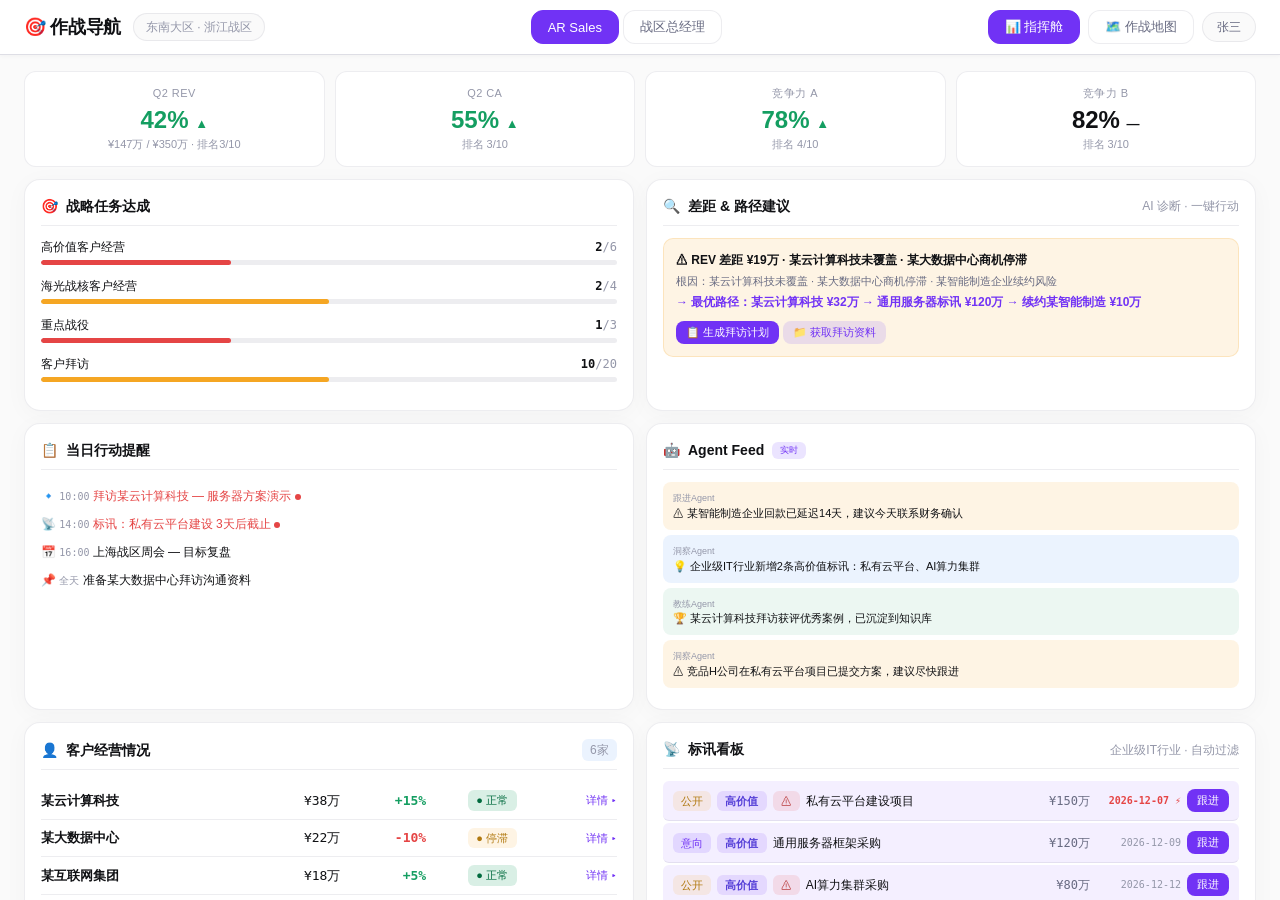
<file: prototype/pc.html>
<!DOCTYPE html>
<html lang="zh-CN">
<head>
<meta charset="UTF-8">
<meta name="viewport" content="width=device-width, initial-scale=1.0">
<title>作战导航 · PC 指挥舱</title>
<link rel="stylesheet" href="css/styles.css">
<style>
  /* ═══════ LAYOUT ═══════ */
  .shell { display:flex; flex-direction:column; height:100vh; background:var(--bg); }
  .topbar {
    display:flex; align-items:center; justify-content:center;
    padding:0 24px; background:#fff; border-bottom:1px solid var(--border);
    box-shadow:var(--shadow-sm); z-index:10; flex-shrink:0;
  }
  .topbar-inner {
    display:flex; align-items:center; justify-content:space-between;
    width:100%; max-width:1280px; padding:10px 0;
  }
  .topbar-l { display:flex; align-items:center; gap:12px; }
  .logo { font-family:var(--font-display); font-size:18px; font-weight:700; letter-spacing:-0.02em; }
  .logo em { color:var(--purple); font-style:normal; }
  .bcrumb { font-size:12px; color:var(--text-muted); padding:4px 12px; background:var(--bg); border-radius:var(--r-full); border:1px solid var(--border-light); }
  .topbar-c { display:flex; gap:4px; }
  .topbar-r { display:flex; align-items:center; gap:8px; }

  .nbtn {
    padding:7px 16px; border-radius:var(--r-xl); border:1px solid var(--border-light);
    background:#fff; color:var(--text-secondary); font-size:13px; font-weight:500;
    cursor:pointer; transition:all 0.15s;
  }
  .nbtn:hover { border-color:var(--purple); color:var(--purple); }
  .nbtn.on { background:var(--purple); color:#fff; border-color:var(--purple); }

  .uchip {
    display:flex; align-items:center; gap:6px; padding:5px 14px;
    border-radius:var(--r-full); background:var(--bg); border:1px solid var(--border-light);
    font-size:12px; color:var(--text-secondary);
  }

  .grid {
    display:grid; grid-template-columns:1fr 1fr 1fr 1fr; gap:12px;
    padding:16px 24px; flex:1; overflow-y:auto; align-content:start;
    max-width:1280px; margin:0 auto; width:100%;
  }
  .g-metrics { grid-column:1/-1; display:grid; grid-template-columns:repeat(auto-fit,minmax(165px,1fr)); gap:10px; }
  .g-tasks { grid-column:1/3; }
  .g-bids { grid-column:3/5; }
  .g-cust { grid-column:1/3; }
  .g-gap { grid-column:3/5; }
  .g-actions { grid-column:1/3; }
  .g-feed { grid-column:3/5; }

  .map-overlay { display:none; flex-direction:column; flex:1; overflow:hidden; background:var(--bg); }
  .map-body { display:flex; flex:1; overflow:hidden; }
  .map-left { flex:3; display:flex; flex-direction:column; overflow:hidden; position:relative; background:#fafbfc; }
  .map-right { flex:2; overflow-y:auto; padding:12px; display:flex; flex-direction:column; gap:8px; background:#fff; border-left:1px solid var(--border); max-width:380px; }
  .map-right .rp-card { background:#fff; border:1px solid var(--border-light); border-radius:var(--r-xl); padding:12px; box-shadow:var(--shadow-sm); }
  .map-right .rp-title { font-family:var(--font-display); font-size:12px; font-weight:700; margin-bottom:8px; }
  .map-right .rp-row { display:flex; justify-content:space-between; align-items:center; padding:4px 0; font-size:11px; border-bottom:1px solid var(--border-light); }
  .map-right .rp-row:last-child { border-bottom:none; }
  .map-right .rp-chips { display:flex; gap:4px; flex-wrap:wrap; margin-top:4px; }
  .map-right .rp-chip { padding:3px 8px; border-radius:var(--r-full); font-size:10px; font-weight:600; cursor:pointer; border:1px solid var(--border-light); background:#fff; color:var(--text-secondary); transition:all 0.15s; }
  .map-right .rp-chip.on { color:#fff; }
  .rp-chip.sales { border-color:#7132f5; color:#7132f5; } .rp-chip.sales.on { background:#7132f5; color:#fff; }
  .rp-chip.customer { border-color:#149e61; color:#149e61; } .rp-chip.customer.on { background:#149e61; color:#fff; }
  .rp-chip.bid { border-color:#f5a623; color:#f5a623; } .rp-chip.bid.on { background:#f5a623; color:#fff; }
  .rp-chip.competitor { border-color:#e54545; color:#e54545; } .rp-chip.competitor.on { background:#e54545; color:#fff; }
  .rp-chip.partner { border-color:#5b9cf5; color:#5b9cf5; } .rp-chip.partner.on { background:#5b9cf5; color:#fff; }

  @media (max-width:960px) {
    .grid { grid-template-columns:1fr; padding:12px; }
    .g-cust,.g-bids,.g-tasks,.g-gap,.g-actions,.g-feed { grid-column:1/-1; }
    .g-metrics { grid-template-columns:repeat(2,1fr); }
    .topbar-c { display:none; }
  }

  /* ═══════ MAP ═══════ */
  .m-bc { display:flex; gap:6px; align-items:center; padding:12px 20px; font-size:13px; flex-shrink:0; background:#fff; border-bottom:1px solid var(--border); }
  .m-bc-item { padding:5px 14px; border-radius:var(--r-full); font-size:12px; }
  .m-bc-item.on { background:var(--purple); color:#fff; font-weight:600; }
  .m-bc-item.clk { color:var(--purple); cursor:pointer; font-weight:500; }
  .m-bc-item.clk:hover { background:var(--purple-light); }
  .m-canvas { flex:1; padding:0; overflow:hidden; display:flex; align-items:center; justify-content:center; background:#fafbfc; position:relative; }
  .m-canvas svg { width:100%; height:100%; }
  .m-region { cursor:pointer; transition:opacity 0.15s; }
  .m-region:hover { opacity:0.85; }
  .m-region-label { font-size:13px; font-weight:700; fill:var(--text); text-anchor:middle; pointer-events:none; }
  .m-region-sub { font-size:10px; fill:var(--text-muted); text-anchor:middle; pointer-events:none; }
  .m-city { fill:var(--text-muted); font-size:9px; text-anchor:middle; }
  .m-legend { display:flex; gap:18px; justify-content:center; padding:10px 20px; font-size:11px; color:var(--text-muted); flex-shrink:0; background:#fff; border-top:1px solid var(--border); }
  .m-summary { text-align:center; padding:10px; margin:12px 20px; font-size:12px; color:var(--text-secondary); background:#fff; border-radius:var(--r-xl); border:1px solid var(--border-light); flex-shrink:0; }
  .m-pin { color:#fff; padding:2px 7px; border-radius:4px; font-size:9px; font-weight:600; white-space:nowrap; cursor:pointer; z-index:2; position:absolute; transition:transform 0.2s; }
  .m-pin:hover { transform:scale(1.15); z-index:10; }
  .m-pin.sales { border-radius:50%; width:28px; height:28px; display:flex; align-items:center; justify-content:center; padding:0; }
  .m-pin-label { font-size:8px; fill:var(--text-secondary); text-anchor:middle; }

  /* Scenario bar */
  .scenario-bar {
    display:flex; align-items:center; gap:8px; padding:6px 20px;
    background:var(--purple-light); border-bottom:1px solid var(--purple-subtle);
    font-size:11px; flex-shrink:0;
  }
  .scenario-bar a { color:var(--purple); text-decoration:none; font-weight:600; }
  .scenario-bar .sc-tag { background:var(--purple);color:#fff;padding:2px 8px;border-radius:var(--r-full);font-size:9px;font-weight:700; }
  .scenario-bar .sc-step { color:var(--text-muted);font-size:10px;margin-left:auto; }
</style>
</head>
<body>
<div class="shell">
  <header class="topbar">
    <div class="topbar-inner">
      <div class="topbar-l">
        <div class="logo"><em>🎯</em> 作战导航</div>
        <div class="bcrumb" id="bc"></div>
      </div>
      <div class="topbar-c">
        <button class="nbtn on rbtn" data-r="ar">AR Sales</button>
        <button class="nbtn rbtn" data-r="gm">战区总经理</button>
      </div>
      <div class="topbar-r">
        <button class="nbtn on vbtn" data-v="dashboard">📊 指挥舱</button>
        <button class="nbtn vbtn" data-v="map">🗺️ 作战地图</button>
        <div class="uchip"><span id="uname"></span></div>
      </div>
    </div>
  </header>

  <div class="scenario-bar" id="scenarioBar" style="display:none">
    <a href="scenarios.html">← 返回场景汇总</a>
    <span class="sc-tag" id="scTag"></span>
    <span class="sc-step" id="scStep">▶ 演示进行中 — 王五、钱七标红预警，下钻查看成员详情</span>
  </div>

  <main class="grid" id="grid">
    <section class="g-metrics" id="mtr"></section>
    <section class="card g-tasks" id="tasks"></section>
    <section class="card g-gap" id="gap"></section>
    <section class="card g-actions" id="acts"></section>
    <section class="card g-feed" id="feed"></section>
    <section class="card g-cust" id="cust"></section>
    <section class="card g-bids" id="bids"></section>
  </main>

  <div class="map-overlay" id="moverlay">
    <div class="map-body">
      <div class="map-left" id="mapLeft"></div>
      <div class="map-right" id="mapRight"></div>
    </div>
  </div>
</div>

<script src="js/china-geo.js"></script>
<script>
// ═══════════════════════════════════════════
//  MOCK DATA
// ═══════════════════════════════════════════
var NOW = new Date();
function dL(n) { var d=new Date(NOW); d.setDate(d.getDate()+n); return d.getFullYear()+'-'+String(d.getMonth()+1).padStart(2,'0')+'-'+String(d.getDate()).padStart(2,'0'); }
function fmtK(n) { return '¥'+(n/10).toFixed(0)+'万'; }
function fmtP(a,t) { return Math.round(a/t*100)+'%'; }
function fmtV(v) { return v+'%'; }

var AR = {
  name:'张三',role:'ar',region:'东南大区',territory:'浙江战区',industries:['企业级IT'],
  targets:{rev:{target:3500,achieved:1470,rank:'3/10',trend:1},ca:{target:2200,achieved:1210,rank:'3/10',trend:1},compA:{target:100,achieved:78,rank:'4/10',trend:1},compB:{target:100,achieved:82,rank:'3/10',trend:0}},
  customers:[
    {name:'某云计算科技',rev:380,yoy:15,status:'good'},{name:'某大数据中心',rev:220,yoy:-10,status:'stalled'},
    {name:'某互联网集团',rev:180,yoy:5,status:'good'},{name:'某金融科技公司',rev:140,yoy:-3,status:'stalled'},
    {name:'某智能制造企业',rev:95,yoy:0,status:'risk'},{name:'某政府信息中心',rev:160,yoy:12,status:'good'}
  ],
  strategicTasks:[{label:'高价值客户经营',done:2,total:6},{label:'海光战核客户经营',done:2,total:4},{label:'重点战役',done:1,total:3},{label:'客户拜访',done:10,total:20}],
  bids:{
    intended:[{name:'通用服务器框架采购',amount:1200,deadline:dL(5),highValue:true},{name:'分布式存储扩容项目',amount:900,deadline:dL(12),highValue:true},{name:'数据中心解决方案招标',amount:600,deadline:dL(20),highValue:false}],
    public:[{name:'私有云平台建设项目',amount:1500,deadline:dL(3),highValue:true,status:'pending'},{name:'AI算力集群采购',amount:800,deadline:dL(8),highValue:true,status:'pending'},{name:'政务云安全加固项目',amount:400,deadline:dL(15),highValue:false,status:'reported'}]
  },
  actions:[
    {type:'visit',time:'10:00',content:'拜访某云计算科技 — 服务器方案演示',priority:2},
    {type:'bid',time:'14:00',content:'标讯：私有云平台建设 3天后截止',priority:3},
    {type:'meeting',time:'16:00',content:'上海战区周会 — 目标复盘',priority:1},
    {type:'task',time:'全天',content:'准备某大数据中心拜访沟通资料',priority:1}
  ],
  agentFeed:[
    {from:'跟进Agent',msg:'某智能制造企业回款已延迟14天，建议今天联系财务确认',type:'warning'},
    {from:'洞察Agent',msg:'企业级IT行业新增2条高价值标讯：私有云平台、AI算力集群',type:'info'},
    {from:'教练Agent',msg:'某云计算科技拜访获评优秀案例，已沉淀到知识库',type:'success'},
    {from:'洞察Agent',msg:'竞品H公司在私有云平台项目已提交方案，建议尽快跟进',type:'warning'}
  ],
  mapPins:[
    {type:'sales',name:'张三',rev:40,x:42,y:25},{type:'sales',name:'李四',rev:52,x:25,y:40},{type:'sales',name:'王五',rev:35,x:58,y:35},
    {type:'sales',name:'赵六',rev:48,x:72,y:22},{type:'sales',name:'孙七',rev:30,x:35,y:55},{type:'sales',name:'周八',rev:55,x:52,y:48},
    {type:'customer',name:'某云计算科技',status:'good',x:38,y:18},{type:'customer',name:'某大数据中心',status:'stalled',x:20,y:30},
    {type:'customer',name:'某互联网集团',status:'good',x:65,y:15},{type:'customer',name:'某金融科技公司',status:'good',x:48,y:38},
    {type:'customer',name:'某智能制造企业',status:'risk',x:30,y:50},{type:'customer',name:'某政府信息中心',status:'good',x:55,y:55},
    {type:'customer',name:'某在线教育平台',status:'good',x:75,y:42},{type:'customer',name:'某物流科技公司',status:'stalled',x:15,y:45},
    {type:'bid',name:'私有云平台建设',highValue:true,x:55,y:12},{type:'bid',name:'AI算力集群采购',highValue:true,x:70,y:32},
    {type:'bid',name:'通用服务器框架采购',highValue:true,x:25,y:20},{type:'bid',name:'分布式存储扩容',highValue:true,x:40,y:60},
    {type:'competitor',name:'竞品H公司',x:50,y:8},{type:'competitor',name:'竞品D科技',x:78,y:50},
    {type:'partner',name:'渠道伙伴S',x:68,y:65},{type:'partner',name:'集成商T',x:10,y:35},{type:'partner',name:'分销商U',x:60,y:28}
  ]
};

var GM = {
  name:'王指挥',role:'gm',region:'东南大区',territory:'浙江战区',industries:['企业级IT','制造'],
  targets:{rev:{target:18000,achieved:7560,rank:'2/8',trend:1},ca:{target:13000,achieved:7150,rank:'2/8',trend:1}},
  members:[
    {name:'张三',rev:40,ca:55,status:'good'},{name:'李四',rev:52,ca:60,status:'good'},
    {name:'王五',rev:28,ca:35,status:'risk'},{name:'赵六',rev:25,ca:30,status:'risk'},
    {name:'钱七',rev:18,ca:22,status:'critical'},{name:'孙八',rev:48,ca:55,status:'good'}
  ],
  strategicTasks:[{label:'高价值客户经营',done:16,total:30},{label:'海光战核客户经营',done:14,total:24},{label:'重点战役',done:9,total:18},{label:'客户拜访',done:78,total:120}],
  bids:{
    intended:[{name:'通用服务器框架采购',amount:1200,deadline:dL(5),highValue:true},{name:'分布式存储扩容项目',amount:900,deadline:dL(12),highValue:true},{name:'智能制造MES平台',amount:700,deadline:dL(10),highValue:true}],
    public:[{name:'私有云平台建设项目',amount:1500,deadline:dL(3),highValue:true,status:'pending'},{name:'AI算力集群采购',amount:800,deadline:dL(8),highValue:true,status:'pending'},{name:'政务云安全加固项目',amount:400,deadline:dL(15),highValue:false,status:'reported'},{name:'数据中心解决方案招标',amount:600,deadline:dL(5),highValue:true,status:'pending'}]
  },
  actions:[
    {type:'visit',time:'10:30',content:'与王五绩效面谈',priority:2},
    {type:'visit',time:'14:00',content:'拜访某互联网集团 — 商务谈判',priority:2},
    {type:'meeting',time:'16:00',content:'战区周会',priority:1},
    {type:'task',time:'本周',content:'抽检钱七拜访记录',priority:1}
  ],
  agentFeed:[
    {from:'跟进Agent',msg:'王五REV达成仅28%，已连续2周落后，建议绩效面谈',type:'danger'},
    {from:'跟进Agent',msg:'钱七拜访量仅达标40%，需过程抽检',type:'warning'},
    {from:'洞察Agent',msg:'东南大区新增私有云平台、AI算力集群等高价值标讯待分配',type:'info'},
    {from:'教练Agent',msg:'赵六作为新人，建议本周安排带教计划',type:'info'}
  ],
  regions:{
    list:[
      {key:'东北',name:'东北大区',rev:38,rank:5,territories:2,isMine:false},
      {key:'华北',name:'华北大区',rev:45,rank:2,territories:5,isMine:false},
      {key:'中东',name:'中东大区',rev:40,rank:4,territories:4,isMine:false},
      {key:'华东',name:'华东大区',rev:48,rank:1,territories:3,isMine:false},
      {key:'东南',name:'东南大区',rev:42,rank:3,territories:3,isMine:true},
      {key:'西北',name:'西北大区',rev:32,rank:7,territories:3,isMine:false},
      {key:'西南',name:'西南大区',rev:35,rank:6,territories:3,isMine:false},
      {key:'华南',name:'华南大区',rev:44,rank:3,territories:3,isMine:false}
    ],
    currentRegion:'东南'
  },
  mapPins:[
    {type:'sales',name:'张三',rev:40,x:42,y:25},{type:'sales',name:'李四',rev:52,x:25,y:40},{type:'sales',name:'王五',rev:28,x:58,y:35},
    {type:'sales',name:'赵六',rev:48,x:72,y:22},{type:'sales',name:'孙七',rev:30,x:35,y:55},{type:'sales',name:'周八',rev:55,x:52,y:48},
    {type:'customer',name:'某云计算科技',status:'good',x:38,y:18},{type:'customer',name:'某大数据中心',status:'risk',x:20,y:30},
    {type:'customer',name:'某互联网集团',status:'good',x:65,y:15},{type:'customer',name:'某金融科技公司',status:'good',x:48,y:38},
    {type:'customer',name:'某智能制造企业',status:'risk',x:30,y:50},{type:'customer',name:'某政府信息中心',status:'good',x:55,y:55},
    {type:'bid',name:'私有云平台建设',highValue:true,x:55,y:12},{type:'bid',name:'AI算力集群采购',highValue:true,x:70,y:32},
    {type:'bid',name:'通用服务器框架采购',highValue:true,x:25,y:20},{type:'bid',name:'分布式存储扩容',highValue:true,x:40,y:60},
    {type:'competitor',name:'竞品H公司',x:50,y:8},{type:'competitor',name:'竞品D科技',x:78,y:50},
    {type:'partner',name:'渠道伙伴S',x:68,y:65},{type:'partner',name:'集成商T',x:10,y:35},{type:'partner',name:'分销商U',x:60,y:28}
  ]
};

function gD(r) { return r==='gm'?GM:AR; }

// ═══════ STATE ═══════
var role = (new URLSearchParams(window.location.search)).get('role')||'ar';
var view = 'dashboard';
var data = gD(role);
var mapLevel = role==='gm'?'national':'territory';

// ═══════ HELPERS ═══════
function h(tag,attrs,kids){
  var e=document.createElement(tag);
  if(attrs) Object.keys(attrs).forEach(function(k){
    if(k==='c') e.className=attrs[k];
    else if(k==='h') e.innerHTML=attrs[k];
    else if(k==='s') e.style.cssText=attrs[k];
    else if(k[0]==='o') e.addEventListener(k.slice(1),attrs[k]);
    else e.setAttribute(k,attrs[k]);
  });
  if(kids) kids.forEach(function(k){if(typeof k==='string') e.appendChild(document.createTextNode(k));else if(k) e.appendChild(k);});
  return e;
}

function renderAll() {
  renderMetrics(); if(role==='ar') renderCustomers(); else renderMembers();
  renderBids(); renderTasks(); renderGap(); renderActions(); renderFeed();
}

// ── MODULE 1: 经营目标全景 ──
function renderMetrics(){
  var c=document.getElementById('mtr'); if(!c) return; c.innerHTML='';
  var t=data.targets;
  var items=[
    {l:'Q2 REV',v:fmtP(t.rev.achieved,t.rev.target),s:fmtK(t.rev.achieved)+' / '+fmtK(t.rev.target)+' · 排名'+t.rev.rank,tr:t.rev.trend},
    {l:'Q2 CA',v:fmtP(t.ca.achieved,t.ca.target),s:'排名 '+t.ca.rank,tr:t.ca.trend}
  ];
  if(role==='ar'){
    items.push({l:'竞争力 A',v:fmtV(t.compA.achieved),s:'排名 '+t.compA.rank,tr:t.compA.trend});
    items.push({l:'竞争力 B',v:fmtV(t.compB.achieved),s:'排名 '+t.compB.rank,tr:t.compB.trend});
  }
  items.forEach(function(m){
    var ic=m.tr>0?'▲':m.tr<0?'▼':'—';
    var cc=m.tr>0?'var(--success)':m.tr<0?'var(--danger)':'';
    c.appendChild(h('div',{c:'metric',h:
      '<div class="ml">'+m.l+'</div><div class="mv" style="color:'+(cc||'')+'">'+m.v+' <span style="font-size:13px">'+ic+'</span></div><div class="ms">'+m.s+'</div>'}));
  });
  if(role==='gm'){
    var ar=data.members.filter(function(m){return m.status==='risk'||m.status==='critical';});
    c.appendChild(h('div',{c:'metric',s:'border:2px solid var(--danger)',h:
      '<div class="ml">⚠ 需关注</div><div class="mv" style="color:var(--danger)">'+ar.length+'<span style="font-size:13px">人</span></div><div class="ms" style="color:var(--danger)">'+ar.map(function(m){return m.name;}).join('、')+'</div>'}));
  }
}

// ── MODULE 2a: 客户经营情况 (AR) ──
function renderCustomers(){
  var c=document.getElementById('cust'); if(!c) return;
  c.innerHTML='<div class="sec-hd"><span>👤</span> 客户经营情况 <span class="badge badge-i st">'+data.customers.length+'家</span></div>';
  data.customers.forEach(function(cu){
    var sb=cu.status==='good'?'<span class="badge badge-s">● 正常</span>':
      cu.status==='stalled'?'<span class="badge badge-w">● 停滞</span>':
      '<span class="badge badge-d"><span class="pulse pulse-d"></span>风险</span>';
    var yc=cu.yoy>0?'color:var(--success);font-weight:600':cu.yoy<0?'color:var(--danger);font-weight:600':'color:var(--text-muted)';
    var ys=cu.yoy>0?'+':'';
    c.appendChild(h('div',{c:'row-item',h:
      '<span style="flex:2;font-weight:600">'+cu.name+'</span>'+
      '<span class="mono" style="flex:1;text-align:right">'+fmtK(cu.rev)+'</span>'+
      '<span class="mono" style="flex:0.8;text-align:right;'+yc+'">'+ys+cu.yoy+'%</span>'+
      '<span style="flex:1.2;text-align:center">'+sb+'</span>'+
      '<span style="flex:0.6;text-align:right;color:var(--purple);cursor:pointer;font-size:11px">详情 ▸</span>'}));
  });
}

// ── MODULE 2b: 成员达成率排名 (GM) ──
function renderMembers(){
  var c=document.getElementById('cust'); if(!c) return;
  c.innerHTML='<div class="sec-hd"><span>🏅</span> 成员达成率排名 <span class="st">'+data.territory+'</span></div>';
  var srt=data.members.slice().sort(function(a,b){return b.rev-a.rev;});
  srt.forEach(function(m,i){
    var cls=m.status==='good'?'s':m.status==='risk'?'w':'d';
    var txt=m.status==='good'?'优秀':m.status==='risk'?'需关注':'预警';
    c.appendChild(h('div',{c:'row-item',h:
      '<span class="mono" style="width:22px;text-align:center;font-weight:700;color:var(--text-muted)">'+(i+1)+'</span>'+
      '<span style="flex:1.5;font-weight:600">'+m.name+'</span>'+
      '<span class="mono" style="flex:1;text-align:right">REV '+m.rev+'%</span>'+
      '<span class="mono" style="flex:1;text-align:right">CA '+m.ca+'%</span>'+
      '<span style="flex:1;text-align:center"><span class="badge badge-'+cls+'">'+txt+'</span></span>'+
      '<span style="flex:0.6;text-align:right;color:var(--purple);cursor:pointer;font-size:11px">下钻 ▸</span>'}));
  });
}

// ── MODULE 3: 标讯看板 ──
function renderBids(){
  var c=document.getElementById('bids'); if(!c) return;
  c.innerHTML='<div class="sec-hd"><span>📡</span> 标讯看板 <span class="st">'+data.industries.join('、')+'行业 · 自动过滤</span></div>';

  var all=[];
  data.bids.intended.forEach(function(b){b._t='intended'; all.push(b);});
  data.bids.public.forEach(function(b){b._t='public'; all.push(b);});
  all.sort(function(a,b){
    if(a.highValue&&!b.highValue) return -1;
    if(!a.highValue&&b.highValue) return 1;
    return new Date(a.deadline)-new Date(b.deadline);
  });

  all.forEach(function(b){
    var urgent=new Date(b.deadline)-new Date()<3*86400000;
    var typeTag=b._t==='intended'
      ? '<span class="badge badge-purple">意向</span>'
      : '<span class="badge badge-w">公开</span>';
    var highTag=b.highValue?'<span class="badge badge-high">高价值</span>':'';
    var stTag=b._t==='public'
      ? (b.status==='reported'?'<span class="badge badge-s">✅</span>':'<span class="badge badge-d">⚠</span>')
      : '';

    c.appendChild(h('div',{s:'display:flex;align-items:center;gap:6px;padding:8px 10px;font-size:12px;border-bottom:1px solid var(--border-light);background:'+(b.highValue?'var(--purple-light)':'')+';border-radius:var(--r-sm);margin-bottom:2px',h:
      typeTag+highTag+stTag+'<span style="flex:1">'+b.name+'</span>'+
      '<span class="mono" style="width:70px;text-align:right;color:var(--text-secondary)">'+fmtK(b.amount)+'</span>'+
      '<span class="mono" style="width:85px;text-align:right;font-size:10px;'+(urgent?'color:var(--danger);font-weight:700':'color:var(--text-muted)')+'">'+b.deadline+(urgent?' ⚡':'')+'</span>'+
      '<button class="btn btn-p btn-xs">跟进</button>'
    }));
  });
}

// ── MODULE 4: 战略任务达成 ──
function renderTasks(){
  var c=document.getElementById('tasks'); if(!c) return;
  c.innerHTML='<div class="sec-hd"><span>🎯</span> 战略任务达成</div>';
  data.strategicTasks.forEach(function(t){
    var pct=Math.round(t.done/t.total*100);
    var cls=pct>=60?'trk-s':pct>=40?'trk-w':'trk-d';
    c.appendChild(h('div',{s:'margin-bottom:12px',h:
      '<div style="display:flex;justify-content:space-between;font-size:12px;margin-bottom:4px"><span>'+t.label+'</span><span class="mono"><b>'+t.done+'</b><span style="color:var(--text-muted)">/'+t.total+'</span></span></div>'+
      '<div class="progress"><div class="trk '+cls+'" style="width:'+pct+'%"></div></div>'}));
  });
  if(role==='gm'){
    c.appendChild(h('div',{s:'margin-top:8px;padding:8px;border-radius:var(--r-sm);background:var(--danger-subtle);font-size:11px;color:var(--danger-dark)',
      h:'⚠ 王五 高价值客户仅1/6 · 钱七 拜访量落后 · 赵六 重点战役未启动'}));
  }
}

// ── MODULE 5: 差距 & 路径建议 ──
function renderGap(){
  var c=document.getElementById('gap'); if(!c) return;
  c.innerHTML='<div class="sec-hd"><span>🔍</span> 差距 & 路径建议 <span class="st">AI 诊断 · 一键行动</span></div>';
  if(role==='ar'){
    c.appendChild(h('div',{s:'padding:12px;border-radius:var(--r-lg);background:var(--warning-subtle);border:1px solid rgba(245,166,35,0.2);margin-bottom:8px',h:
      '<div style="font-weight:700;font-size:12px;margin-bottom:4px">⚠ REV 差距 ¥19万 · 某云计算科技未覆盖 · 某大数据中心商机停滞</div>'+
      '<div style="font-size:11px;color:var(--text-secondary);margin-bottom:4px">根因：某云计算科技未覆盖 · 某大数据中心商机停滞 · 某智能制造企业续约风险</div>'+
      '<div style="font-size:12px;color:var(--purple);font-weight:600;margin-bottom:10px">→ 最优路径：某云计算科技 ¥32万 → 通用服务器标讯 ¥120万 → 续约某智能制造 ¥10万</div>'+
      '<button class="btn btn-p btn-xs" onclick="alert(\'🤖 已触发作战计划Agent\\n\\n✅ 已生成今日拜访计划：\\n上午 某云计算科技 — 服务器方案演示\\n下午 某大数据中心 — 存储扩容沟通\\n\\n✅ 已同步到行动提醒\')">📋 生成拜访计划</button> '+
      '<button class="btn btn-sub btn-xs" onclick="alert(\'🔍 已触发洞察Agent\\n\\n正在获取某云计算科技360画像和拜访资料包...\')">📁 获取拜访资料</button>'}));
  } else {
    c.appendChild(h('div',{s:'padding:12px;border-radius:var(--r-lg);background:var(--danger-subtle);border:1px solid rgba(229,69,69,0.2);margin-bottom:8px',h:
      '<div style="font-weight:700;font-size:12px;margin-bottom:4px">🚨 团队 REV 差距 ¥244万 · 3 名成员落后</div>'+
      '<div style="font-size:11px;color:var(--text-secondary);margin-bottom:4px">王五 REV 28% · 钱七 拜访仅达标 40% · 赵六 新人达成 25%</div>'+
      '<div style="font-size:12px;color:var(--purple);font-weight:600;margin-bottom:10px">→ AI 建议：绩效面谈（王五）· 过程抽检（钱七）· 新人带教（赵六）</div>'+
      '<button class="btn btn-p btn-xs" onclick="alert(\'📅 已添加王五绩效面谈到周四10:30\\n✅ 已同步到行动提醒\')">📅 安排面谈</button> '+
      '<button class="btn btn-sub btn-xs" onclick="alert(\'👀 钱七最近拜访：4月28日\\n拜访质量评分：6.2/10\\n已标记为待抽检\')">👀 过程抽检</button>'}));
  }
}

// ── MODULE 6a: 当日行动提醒 ──
function renderActions(){
  var c=document.getElementById('acts'); if(!c) return;
  c.innerHTML='<div class="sec-hd"><span>📋</span> 当日行动提醒</div>';
  var icons={visit:'🔹',bid:'📡',meeting:'📅',task:'📌'};
  data.actions.forEach(function(a){
    var urgent=a.priority>=2;
    c.appendChild(h('div',{s:'padding:5px 0;font-size:12px;'+(urgent?'color:var(--danger);font-weight:500':'color:var(--text)')+';',h:
      (icons[a.type]||'•')+' <span class="mono" style="font-size:10px;color:var(--text-muted)">'+a.time+'</span> '+a.content+
      (urgent?' <span class="pulse pulse-d"></span>':'')}));
  });
  if(role==='gm'){
    c.appendChild(h('div',{s:'margin-top:8px;padding-top:8px;border-top:1px solid var(--border-light)',h:
      '<div style="font-weight:700;font-size:12px;margin-bottom:6px;color:var(--purple)">👔 团队管理</div>'+
      '<div style="font-size:11px;padding:2px 0;color:var(--text-secondary)">📌 10:30 与王五绩效面谈</div>'+
      '<div style="font-size:11px;padding:2px 0;color:var(--text-secondary)">📌 抽检钱七本周拜访记录</div>'+
      '<div style="font-size:11px;padding:2px 0;color:var(--text-secondary)">📌 赵六新人带教计划（本周）</div>'}));
  }
}

// ── MODULE 6b: Agent Feed ──
function renderFeed(){
  var c=document.getElementById('feed'); if(!c) return;
  c.innerHTML='<div class="sec-hd"><span>🤖</span> Agent Feed <span class="badge badge-purple" style="font-size:9px">实时</span></div>';
  var colors={warning: 'var(--warning-subtle)',success: 'rgba(20,158,97,0.08)',danger: 'var(--danger-subtle)',info: 'var(--info-subtle)'};
  data.agentFeed.forEach(function(f){
    var icon=f.type==='danger'?'🚨':f.type==='warning'?'⚠':f.type==='success'?'🏆':'💡';
    c.appendChild(h('div',{s:'background:'+(colors[f.type]||colors.info)+';padding:8px 10px;border-radius:var(--r-md);margin-bottom:5px;font-size:11px;line-height:1.45',h:
      '<span style="font-size:9px;color:var(--text-muted)">'+f.from+'</span><br>'+icon+' '+f.msg}));
  });
}

// ═══════ MAP ═══════
// ═══════ MAP STATE ═══════
var currentRegionKey='东南';
var currentTerritoryKey=null;
var mapFilter='all';
var PIN_COLORS={sales:{bg:'#7132f5',label:'Sales'},customer:{bg:'#149e61',label:'客户'},bid:{bg:'#f5a623',label:'标讯'},competitor:{bg:'#e54545',label:'竞品'},partner:{bg:'#5b9cf5',label:'伙伴'}};

function renderMap(){
  var overlay=document.getElementById('moverlay'); if(!overlay) return;
  overlay.innerHTML=''; overlay.style.display='flex';

  var levels=role==='gm'?[{k:'national',l:'🇨🇳 全国'}]:[];
  if(role==='gm'&&mapLevel!=='national'){
    levels.push({k:'region',l:'🏢 '+currentRegionKey+'大区'});
  }
  if(mapLevel==='territory'){
    levels.push({k:'territory',l:'📍 '+(currentTerritoryKey||data.territory)+'战区'});
  }
  if(role==='ar') levels=[{k:'territory',l:'📍 '+data.territory+'战区'}];

  var bc=h('div',{c:'m-bc'});
  levels.forEach(function(lv,i){
    var active=lv.k===mapLevel, clk=!active;
    bc.appendChild(h('span',{c:'m-bc-item'+(active?' on':'')+(clk?' clk':''),
      h:lv.l+(active?' <span style="font-size:9px;opacity:0.7">● 当前位置</span>':''),
      oclick:clk?function(){mapLevel=lv.k;if(lv.k==='national'){currentRegionKey=null;currentTerritoryKey=null;}renderMap();}:null}));
    if(i<levels.length-1) bc.appendChild(h('span',{h:' ▸ ',s:'color:var(--text-muted);margin:0 2px'}));
  });
  overlay.appendChild(bc);

  // Body with left/right split
  var body=h('div',{c:'map-body'});
  var left=h('div',{c:'map-left'});
  var right=h('div',{c:'map-right'});

  var canvas=h('div',{c:'m-canvas'});
  if(mapLevel==='national') renderNationalGeo(canvas);
  else if(mapLevel==='region') renderRegionGeo(canvas);
  else renderTerritoryGeo(canvas,right);
  left.appendChild(canvas);

  if(mapLevel==='territory'){
    var leg=h('div',{c:'m-legend'});
    Object.keys(PIN_COLORS).forEach(function(k){
      leg.appendChild(h('div',{s:'display:flex;align-items:center;gap:5px',h:
        '<span style="display:inline-block;width:10px;height:10px;background:'+PIN_COLORS[k].bg+';border-radius:'+(k==='sales'?'50%':'2px')+'"></span>'+PIN_COLORS[k].label}));
    });
    left.appendChild(leg);
    // Build right dashboard
    renderRightDashboard(right);
  } else if(mapLevel==='region'){
    renderRegionSummary(right);
  } else {
    renderNationalSummary(right);
  }

  body.appendChild(left); body.appendChild(right);
  overlay.appendChild(body);
}

// ═══════ RIGHT PANEL DASHBOARD ═══════
function renderRightDashboard(right){
  var t=data.targets;
  var tKey=currentTerritoryKey||data.territory.replace('战区','');
  var allBids=(data.bids?(data.bids.intended||[]).concat(data.bids.public||[]):[]);

  // Filter chips
  right.appendChild(h('div',{c:'rp-card',h:
    '<div class="rp-title">🔍 图层筛选</div>'+
    '<div class="rp-chips">'+
    '<span class="rp-chip sales'+(mapFilter==='all'||mapFilter==='sales'?' on':'')+'" onclick="setFilter(\'sales\')">Sales '+(data.mapPins||[]).filter(function(p){return p.type==='sales';}).length+'</span>'+
    '<span class="rp-chip customer'+(mapFilter==='all'||mapFilter==='customer'?' on':'')+'" onclick="setFilter(\'customer\')">客户 '+(data.mapPins||[]).filter(function(p){return p.type==='customer';}).length+'</span>'+
    '<span class="rp-chip bid'+(mapFilter==='all'||mapFilter==='bid'?' on':'')+'" onclick="setFilter(\'bid\')">标讯 '+(data.mapPins||[]).filter(function(p){return p.type==='bid';}).length+'</span>'+
    '<span class="rp-chip competitor'+(mapFilter==='all'||mapFilter==='competitor'?' on':'')+'" onclick="setFilter(\'competitor\')">竞品 '+(data.mapPins||[]).filter(function(p){return p.type==='competitor';}).length+'</span>'+
    '<span class="rp-chip partner'+(mapFilter==='all'||mapFilter==='partner'?' on':'')+'" onclick="setFilter(\'partner\')">伙伴 '+(data.mapPins||[]).filter(function(p){return p.type==='partner';}).length+'</span>'+
    '<span class="rp-chip" style="'+(mapFilter==='all'?'background:#eee;':';')+'" onclick="setFilter(\'all\')">全部</span>'+
    '</div>'
  }));

  // Metrics
  var revPct=fmtP(t.rev.achieved,t.rev.target);
  var caPct=fmtP(t.ca.achieved,t.ca.target);
  right.appendChild(h('div',{c:'rp-card',h:
    '<div class="rp-title">📊 '+tKey+'战区 · 经营目标</div>'+
    '<div class="rp-row"><span>REV 达成</span><span class="mono" style="font-weight:700;color:var(--danger)">'+revPct+'</span></div>'+
    '<div class="rp-row"><span>CA 达成</span><span class="mono" style="font-weight:700;color:var(--success)">'+caPct+'</span></div>'+
    '<div class="rp-row"><span>排名</span><span>'+t.rev.rank+'</span></div>'+
    (role==='ar'?'<div class="rp-row"><span>竞争力A</span><span class="mono">'+fmtV(t.compA.achieved)+'</span></div><div class="rp-row"><span>竞争力B</span><span class="mono">'+fmtV(t.compB.achieved)+'</span></div>':'')
  }));

  // Sales list
  var salesPins=(data.mapPins||[]).filter(function(p){return p.type==='sales';});
  if(salesPins.length){
    right.appendChild(h('div',{c:'rp-card',h:
      '<div class="rp-title">👤 Sales 列表 ('+salesPins.length+'人)</div>'+
      salesPins.map(function(p,i){ return '<div class="rp-row sales-item" id="sitem-'+i+'"><span>'+p.name+'</span><span class="mono">REV '+p.rev+'%</span></div>'; }).join('')
    }));
  }

  // Customer list
  if(data.customers){
    right.appendChild(h('div',{c:'rp-card',h:
      '<div class="rp-title">🏢 客户列表 ('+data.customers.length+'家)</div>'+
      data.customers.map(function(c,i){
        var sb=c.status==='good'?'<span class="badge badge-s">正常</span>':c.status==='stalled'?'<span class="badge badge-w">停滞</span>':'<span class="badge badge-d">风险</span>';
        return '<div class="rp-row cust-item" id="citem-'+i+'"><span>'+c.name+'</span>'+sb+'</div>';
      }).join('')
    }));
  }

  // Bid list
  if(allBids.length){
    right.appendChild(h('div',{c:'rp-card',h:
      '<div class="rp-title">📡 标讯列表 ('+allBids.length+'条)</div>'+
      allBids.map(function(b,i){
        var tt=b._t||'意向';
        var tg=tt==='意向'?'<span class="badge badge-purple">意向</span>':'<span class="badge badge-w">公开</span>';
        return '<div class="rp-row bid-item" id="bitem-'+i+'"><span>'+tg+' '+b.name+'</span><span class="mono" style="font-size:10px">'+fmtK(b.amount||0)+'</span></div>';
      }).join('')
    }));
  }

  // Partner list
  var partnerPins=(data.mapPins||[]).filter(function(p){return p.type==='partner';});
  if(partnerPins.length){
    right.appendChild(h('div',{c:'rp-card',h:
      '<div class="rp-title">🤝 渠道伙伴 ('+partnerPins.length+'家)</div>'+
      partnerPins.map(function(p,i){ return '<div class="rp-row partner-item" id="pitem-'+i+'"><span>'+p.name+'</span></div>'; }).join('')
    }));
  }
}

function highlightItem(type,idx){
  var prefix={sales:'sitem',customer:'citem',bid:'bitem',partner:'pitem'}[type];
  if(!prefix) return;
  var el=document.getElementById(prefix+'-'+idx);
  if(el){ el.scrollIntoView({behavior:'smooth',block:'center'}); el.style.background='var(--purple-light)'; setTimeout(function(){el.style.background='';},1500); }
}

function setFilter(type){
  mapFilter=mapFilter===type?'all':type;
  renderMap();
}

function renderRegionSummary(right){
  var region=CHINA_REGIONS[currentRegionKey];
  var territories=region?region.territories:{};
  var tKeys=Object.keys(territories);
  var rCount=tKeys.length;
  var revData={华东:48,华北:45,华南:44,东南:42,中东:40,东北:38,西南:35,西北:32};
  right.appendChild(h('div',{c:'rp-card',h:
    '<div class="rp-title">🏢 '+currentRegionKey+'大区 · 概览</div>'+
    '<div class="rp-row"><span>战区数</span><span class="mono">'+rCount+' 个</span></div>'+
    '<div class="rp-row"><span>REV 达成</span><span class="mono" style="color:var(--success)">'+(revData[currentRegionKey]||40)+'%</span></div>'+
    '<div class="rp-row"><span>全国排名</span><span class="mono">'+(Object.keys(revData).indexOf(currentRegionKey)+1)+'/8</span></div>'
  }));
  // Territory comparison
  if(rCount){
    var mockTR={上海:52,江苏:45,浙江:42,安徽:38,福建:35,江西:30,北京:48,天津:40,河北:42,山西:35,内蒙古:38,山东:44,河南:40,湖南:36,湖北:38,黑吉:35,辽宁:40,新疆:30,甘青宁:28,陕西:34,川藏:32,重庆:38,云贵:30,广东:46,桂海:32,深圳:50};
    right.appendChild(h('div',{c:'rp-card',h:
      '<div class="rp-title">📊 战区 REV 对比</div>'+
      tKeys.map(function(k){ return '<div class="rp-row" onclick="drillTerritory(\''+k+'\')" style="cursor:pointer"><span>'+k+'</span><span class="mono">'+(mockTR[k]||40)+'%</span></div>'; }).join('')
    }));
  }
  right.appendChild(h('div',{s:'font-size:10px;color:var(--text-muted);padding:4px 8px',h:'点击战区名称可下钻查看详情'}));
}

function renderNationalSummary(right){
  var allRegions=['东北','华北','中东','华东','东南','西北','西南','华南'];
  var revData={华东:48,华北:45,华南:44,东南:42,中东:40,东北:38,西南:35,西北:32};
  var tcData={华东:3,华北:5,华南:3,东南:3,中东:4,东北:2,西南:3,西北:3};
  right.appendChild(h('div',{c:'rp-card',h:
    '<div class="rp-title">🇨🇳 全国概览</div>'+
    '<div class="rp-row"><span>大区数</span><span class="mono">8 个</span></div>'+
    '<div class="rp-row"><span>战区数</span><span class="mono">26 个</span></div>'+
    '<div class="rp-row"><span>全国 REV 均值</span><span class="mono">42%</span></div>'
  }));
  // Region ranking
  right.appendChild(h('div',{c:'rp-card',h:
    '<div class="rp-title">🏆 大区 REV 排名</div>'+
    allRegions.map(function(k,i){
      var isMine=k===currentRegionKey;
      return '<div class="rp-row" onclick="drillRegion(\''+k+'\')" style="cursor:pointer;'+(isMine?'background:var(--purple-light);border-radius:4px;padding:4px 8px':'')+'"><span>'+(i+1)+'. '+k+(isMine?' ◀':'')+'</span><span class="mono">'+(revData[k]||40)+'%</span><span style="font-size:10px;color:var(--text-muted)">'+tcData[k]+'战区</span></div>';
    }).join('')
  }));
  right.appendChild(h('div',{s:'font-size:10px;color:var(--text-muted);padding:4px 8px',h:'点击大区可下钻查看详情'}));
}

function renderNationalGeo(canvas){
  if(!window.CHINA_REGIONS){ canvas.innerHTML='<div style="padding:40px;text-align:center;color:var(--text-muted)">地图数据加载中...</div>'; return; }
  var svg='<svg viewBox="73.5 3.4 61.6 50.2" xmlns="http://www.w3.org/2000/svg" style="width:100%;height:100%">';
  svg+='<g transform="matrix(1 0 0 -1 0 57)">';
  svg+='<rect x="73.5" y="3.4" width="61.6" height="50.2" fill="#eef1f5"/>';
  // Layer 1: national base
  var allPaths=[];
  Object.values(CHINA_REGIONS).forEach(function(r){ r.paths.forEach(function(d){ allPaths.push(d); }); });
  allPaths.forEach(function(d){ svg+='<path d="'+d+'" fill="#f7f8fa" stroke="none"/>'; });
  // Layer 2: region-colored provinces
  var colors=['#eef3f8','#e6ecf4','#e2e9f2','#f2eef8','#f8eeee','#eef6f0','#fcf6ee','#e8f0f8'];
  var ci=0;
  Object.keys(CHINA_REGIONS).forEach(function(key){
    var r=CHINA_REGIONS[key];
    var isMine=key===currentRegionKey;
    var color=isMine?'#d8e8fb':colors[ci%colors.length];
    var sw=0.08;
    var stroke=isMine?'#5b9cf5':'#c8d0dc';
    r.paths.forEach(function(d){
      svg+='<path d="'+d+'" fill="'+color+'" stroke="'+stroke+'" stroke-width="'+sw+'" class="m-region" data-region="'+key+'"/>';
    });
    ci++;
  });
  svg+='</g>';
  // Labels (outside transform so they read normally)
  var labels={华北:'116,40',东北:'126,46',华东:'119,31',东南:'117,26',中东:'113,32',华南:'110,23',西南:'103,29',西北:'94,38'};
  Object.keys(labels).forEach(function(k){
    var p=labels[k].split(',');
    var isMine=k===currentRegionKey;
    svg+='<text x="'+p[0]+'" y="'+(57-parseFloat(p[1]))+'" font-size="0.8" font-weight="500" fill="'+(isMine?'#5b9cf5':'#777')+'" text-anchor="middle" pointer-events="none">'+k+(isMine?' ◀':'')+'</text>';
  });
  svg+='</svg>';
  canvas.innerHTML=svg;
  canvas.onclick=function(e){ var r=e.target.closest('[data-region]'); if(r){ drillRegion(r.getAttribute('data-region')); } };
}

function renderRegionGeo(canvas){
  if(!window.CHINA_REGIONS||!CHINA_REGIONS[currentRegionKey]){ canvas.innerHTML='<div style="padding:40px;text-align:center;color:var(--text-muted)">请先选择大区</div>'; return; }
  var rData=CHINA_REGIONS[currentRegionKey];
  var territories=rData.territories;
  // Compute bounding box
  var minX=Infinity,minY=Infinity,maxX=-Infinity,maxY=-Infinity;
  Object.values(territories).forEach(function(t){
    t.paths.forEach(function(d){
      var nums=(d.match(/[\d.]+/g)||[]).map(Number);
      for(var i=0;i<nums.length;i+=2){ if(nums[i]<minX)minX=nums[i];if(nums[i]>maxX)maxX=nums[i];if(nums[i+1]<minY)minY=nums[i+1];if(nums[i+1]>maxY)maxY=nums[i+1]; }
    });
  });
  var padX=(maxX-minX)*0.1,padY=(maxY-minY)*0.1;
  var vb=[minX-padX,minY-padY,maxX-minX+padX*2,maxY-minY+padY*2].join(' ');
  var colors=['#eaf2fa','#fceae8','#e8f5ea','#fef6e8','#f4eaf8','#eaf5f5'];
  var midY=minY+maxY;
  var svg='<svg viewBox="'+vb+'" xmlns="http://www.w3.org/2000/svg" style="width:100%;height:100%">';
  svg+='<g transform="matrix(1 0 0 -1 0 '+midY+')">';
  svg+='<rect x="'+(minX-padX)+'" y="'+(minY-padY)+'" width="'+(maxX-minX+padX*2)+'" height="'+(maxY-minY+padY*2)+'" fill="#eef1f5"/>';
  Object.values(territories).forEach(function(t){ t.paths.forEach(function(d){ svg+='<path d="'+d+'" fill="#f7f8fa" stroke="none"/>'; }); });
  var ci=0;
  Object.keys(territories).forEach(function(key){
    var t=territories[key];
    var isMine=key===currentTerritoryKey;
    var color=isMine?'#d8e8fb':colors[ci%colors.length];
    var stroke=isMine?'#7132f5':'#d0d7e0';
    var sw=0.08;
    t.paths.forEach(function(d){
      svg+='<path d="'+d+'" fill="'+color+'" stroke="'+stroke+'" stroke-width="'+sw+'" class="m-region" data-territory="'+key+'"/>';
    });
    ci++;
  });
  svg+='</g>';
  Object.keys(territories).forEach(function(key){
    var t=territories[key];
    var d=t.paths[0];
    var nums=(d.match(/[\d.]+/g)||[]).map(Number);
    var cx=0,cy=0,cnt=0;
    for(var i=0;i<Math.min(nums.length,40);i+=2){cx+=nums[i];cy+=nums[i+1];cnt++;}
    cx/=cnt;cy/=cnt;
    var isMine=key===currentTerritoryKey;
    svg+='<text x="'+cx.toFixed(1)+'" y="'+(midY-cy).toFixed(1)+'" font-size="0.8" font-weight="500" fill="'+(isMine?'#7132f5':'#777')+'" text-anchor="middle" pointer-events="none">'+key+(isMine?' ◀':'')+'</text>';
  });
  svg+='</svg>';
  canvas.innerHTML=svg;
  // Event delegation
  canvas.onclick=function(e){ var t=e.target.closest('[data-territory]'); if(t){ drillTerritory(t.getAttribute('data-territory')); } };
}

function renderTerritoryGeo(canvas,right){
  canvas.style.position='relative'; canvas.style.overflow='hidden';
  var tKey=currentTerritoryKey||data.territory.replace('战区','');
  // Map territory name to CHINA_REGIONS key (strip 战区 suffix)
  var lookupKey=tKey.replace('战区','');
  var tData=null;
  Object.values(CHINA_REGIONS).forEach(function(r){
    if(r.territories&&r.territories[lookupKey]) tData=r.territories[lookupKey];
  });
  if(!tData||!tData.paths.length){
    canvas.innerHTML='<div style="padding:40px;text-align:center"><div style="font-size:28px;margin-bottom:6px">🗺️</div><div style="font-weight:700;font-size:13px;color:var(--purple)">'+tKey+'战区</div><div style="color:var(--text-muted);font-size:11px;margin-top:4px">省份矢量数据加载中...</div></div>';
    return;
  }
  // Compute viewBox
  var minX=Infinity,minY=Infinity,maxX=-Infinity,maxY=-Infinity;
  tData.paths.forEach(function(d){
    var nums=(d.match(/[\d.]+/g)||[]).map(Number);
    for(var i=0;i<nums.length;i+=2){
      if(nums[i]<minX)minX=nums[i];if(nums[i]>maxX)maxX=nums[i];
      if(nums[i+1]<minY)minY=nums[i+1];if(nums[i+1]>maxY)maxY=nums[i+1];
    }
  });
  var padX=(maxX-minX)*0.12,padY=(maxY-minY)*0.12;
  var midY=minY+maxY;
  var vb=[minX-padX,minY-padY,maxX-minX+padX*2,maxY-minY+padY*2].join(' ');
  var svg='<svg viewBox="'+vb+'" xmlns="http://www.w3.org/2000/svg" style="position:absolute;inset:0;width:100%;height:100%">';
  svg+='<g transform="matrix(1 0 0 -1 0 '+midY+')">';
  svg+='<rect x="'+(minX-padX)+'" y="'+(minY-padY)+'" width="'+(maxX-minX+padX*2)+'" height="'+(maxY-minY+padY*2)+'" fill="#eef1f5"/>';
  // Neighboring territories in same region (base layer)
  var region=CHINA_REGIONS[currentRegionKey];
  if(!region){ Object.values(CHINA_REGIONS).forEach(function(r){ if(r.territories&&r.territories[lookupKey]) region=r; }); }
  if(region){
    Object.values(region.territories).forEach(function(ot){
      ot.paths.forEach(function(d){ svg+='<path d="'+d+'" fill="#f7f8fa" stroke="none"/>'; });
    });
  }
  // Color layer: neighboring territories
  if(region){
    Object.keys(region.territories).forEach(function(k){
      if(k===lookupKey) return;
      var ot=region.territories[k];
      ot.paths.forEach(function(d){
        svg+='<path d="'+d+'" fill="#fafbfc" stroke="#e8ecf2" stroke-width="0.08"/>';
      });
    });
  }
  // Territory path (on top, highlighted)
  tData.paths.forEach(function(d){
    svg+='<path d="'+d+'" fill="#d8e8fb" stroke="#5b9cf5" stroke-width="0.08"/>';
  });
  svg+='</g>';
  svg+='</svg>';
  canvas.innerHTML=svg;

  // Data pins — filtered, positioned within map area (5%-90% range)
  var pins=(data.mapPins||[]).filter(function(p){ return mapFilter==='all'||mapFilter===p.type; });
  pins.forEach(function(p){
    // Clamp pin positions to 5-90% to stay within map
    var px=Math.max(8,Math.min(88,p.x));
    var py=Math.max(8,Math.min(88,p.y));
    var s=PIN_COLORS[p.type]||PIN_COLORS.customer;
    var isCircle=p.type==='sales';
    canvas.appendChild(h('div',{c:'m-pin'+(isCircle?' sales':''),
      s:'top:'+py+'%;left:'+px+'%;background:'+s.bg+';'+(isCircle?'':'box-shadow:0 2px 8px '+s.bg+'44'),
      h:isCircle?p.name.charAt(0):p.name,
      oclick:function(){alert('📍 '+p.name+(p.rev?'\nREV: '+p.rev+'%':'')+(p.status==='risk'?'\n⚠️ 风险客户':'')+(p.highValue?'\n⭐ 高价值标讯':''));}}));
  });
}

function drillRegion(key){ currentRegionKey=key; mapLevel='region'; renderMap(); }
function drillTerritory(key){ currentTerritoryKey=key; mapLevel='territory'; renderMap(); }

// ═══════ NAVIGATION ═══════
function updateUI(){
  var bc=role==='gm'?data.region+' · '+data.territory+'（管辖）':data.region+' · '+data.territory;
  document.getElementById('bc').textContent=bc;
  document.getElementById('uname').textContent=data.name;
}

function bindNav(){
  document.querySelectorAll('.rbtn').forEach(function(b){
    b.addEventListener('click',function(){
      role=this.dataset.r; data=gD(role); mapLevel=role==='gm'?'national':'territory';
      document.querySelectorAll('.rbtn').forEach(function(x){x.classList.toggle('on',x.dataset.r===role);});
      updateUI(); if(view==='dashboard') renderAll(); else renderMap();
    });
  });
  document.querySelectorAll('.vbtn').forEach(function(b){
    b.addEventListener('click',function(){
      view=this.dataset.v;
      document.querySelectorAll('.vbtn').forEach(function(x){x.classList.toggle('on',x.dataset.v===view);});
      if(view==='dashboard'){
        document.getElementById('moverlay').style.display='none';
        document.getElementById('grid').style.display='grid';
      } else {
        document.getElementById('grid').style.display='none';
        renderMap();
      }
    });
  });
}

// ═══ SCENARIO ═══
var scenario=(new URLSearchParams(window.location.search)).get('scenario')||'';
if(scenario==='3'){
  role='gm'; data=gD(role); mapLevel='national';
  document.getElementById('scenarioBar').style.display='flex';
  document.getElementById('scTag').textContent='场景三：战区总经理管理干预';
}
if(scenario){
  document.querySelectorAll('.rbtn').forEach(function(b){b.classList.toggle('on',b.dataset.r===role);});
}

updateUI(); renderAll(); bindNav();
</script>
</body>
</html>
</file>
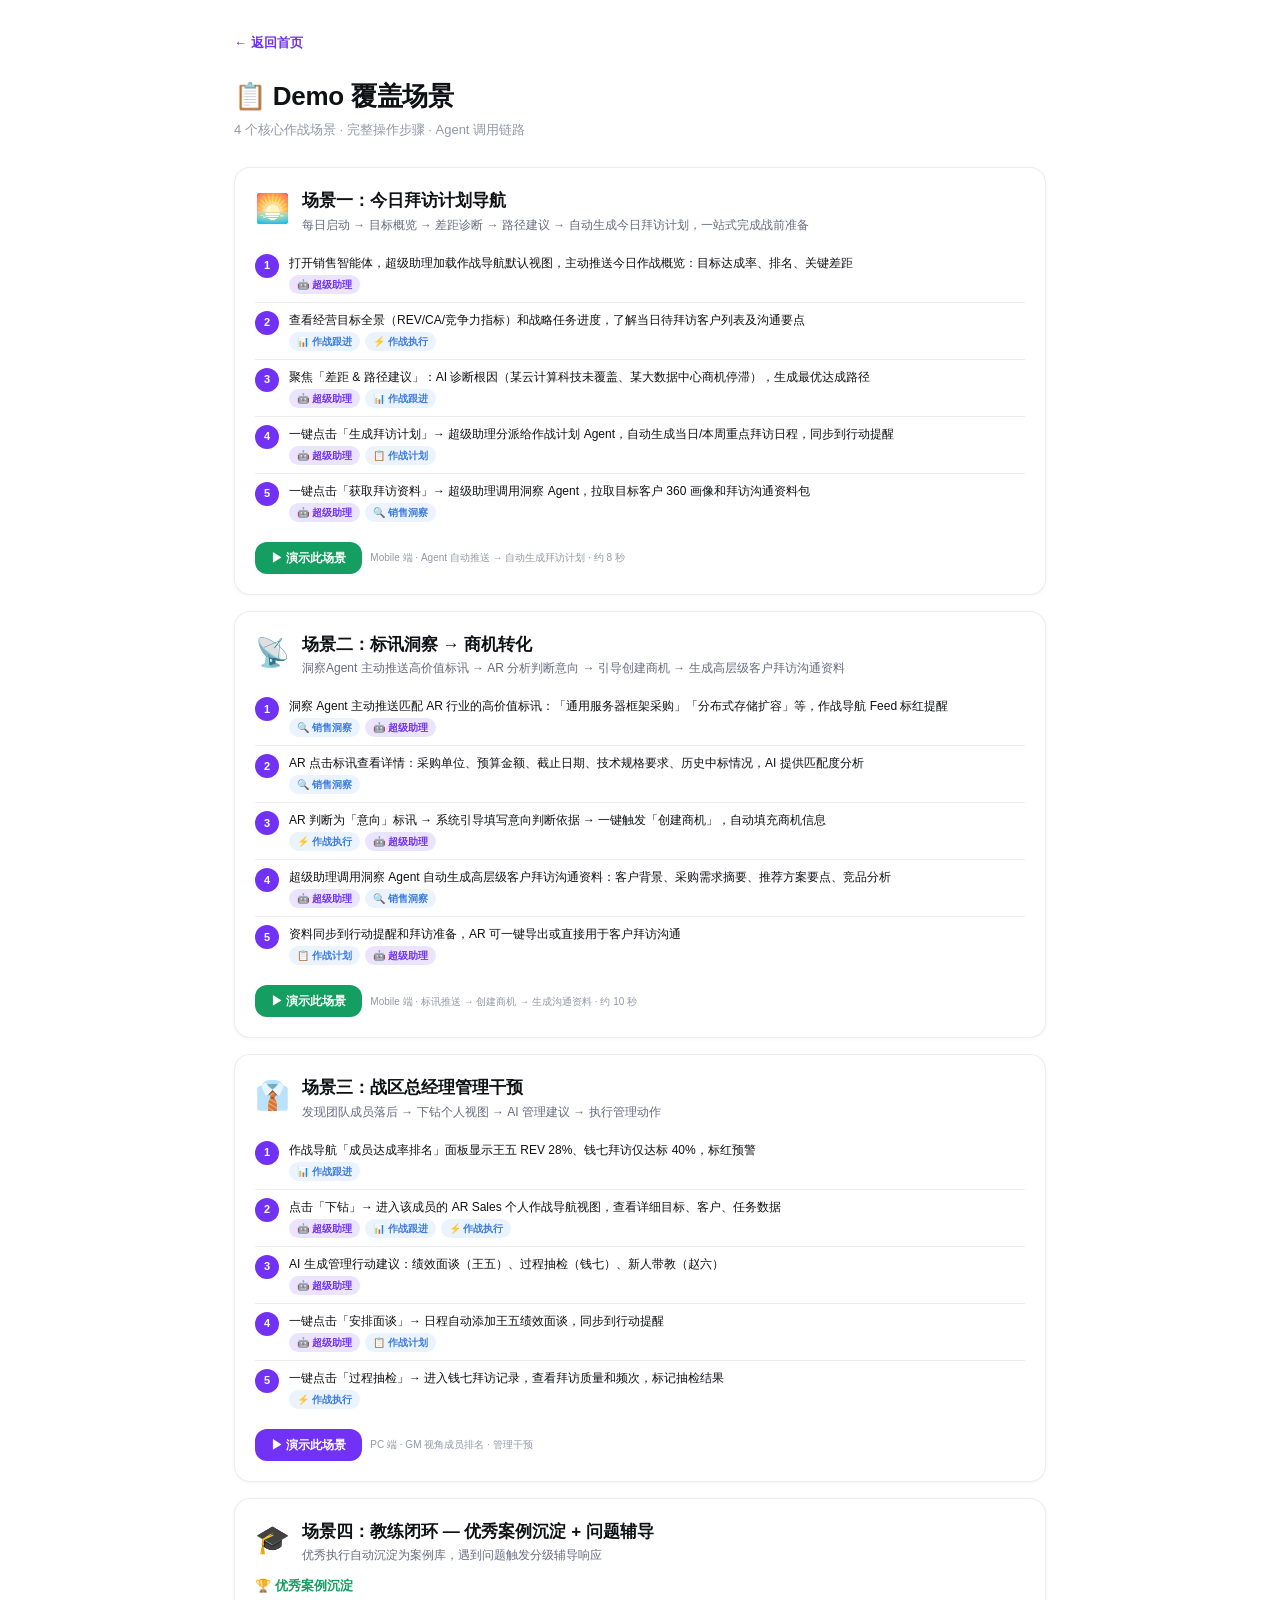
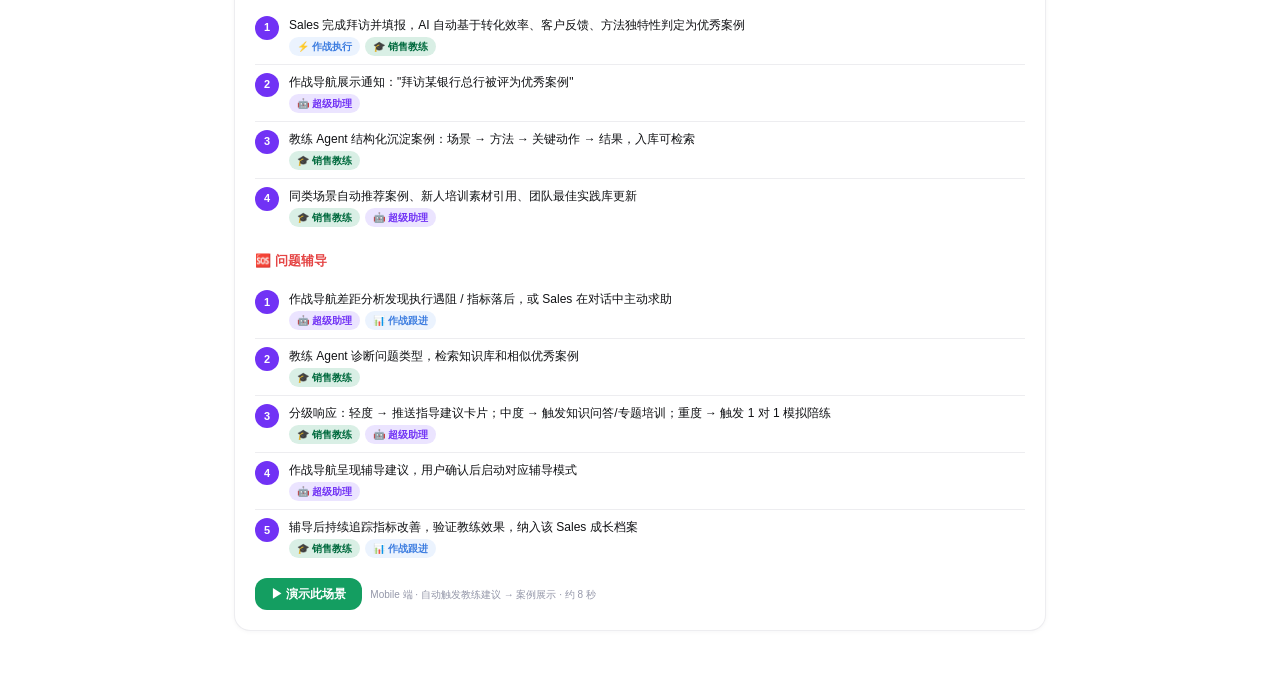
<file: prototype/scenarios.html>
<!DOCTYPE html>
<html lang="zh-CN">
<head>
<meta charset="UTF-8">
<meta name="viewport" content="width=device-width, initial-scale=1.0">
<title>Demo 场景覆盖 · 作战导航</title>
<link rel="stylesheet" href="css/styles.css">
<style>
  body { background: #fff; }
  .page { max-width: 860px; margin: 0 auto; padding: 32px 24px; }
  .back { display:inline-flex;align-items:center;gap:4px;color:var(--purple);text-decoration:none;font-size:13px;font-weight:600;margin-bottom:24px; }
  .back:hover { color:var(--purple-dark); }
  h1 { font-family:var(--font-display);font-size:26px;font-weight:700;margin-bottom:4px; }
  .sub { color:var(--text-muted);font-size:13px;margin-bottom:28px; }

  .scenario { background:#fff;border:1px solid var(--border-light);border-radius:var(--r-2xl);padding:20px;margin-bottom:16px;box-shadow:var(--shadow-sm); }
  .scenario .sc-head { display:flex;align-items:flex-start;gap:12px;margin-bottom:12px; }
  .scenario .sc-icon { font-size:28px;flex-shrink:0; }
  .scenario .sc-title { font-family:var(--font-display);font-size:17px;font-weight:700; }
  .scenario .sc-desc { font-size:12px;color:var(--text-secondary);margin-top:2px; }

  .steps { margin:12px 0 0 0; }
  .steps .step { display:flex;gap:10px;padding:8px 0;border-bottom:1px solid var(--border-light);font-size:12px;align-items:flex-start; }
  .steps .step:last-child { border-bottom:none; }
  .step-num { width:24px;height:24px;border-radius:50%;background:var(--purple);color:#fff;display:flex;align-items:center;justify-content:center;font-size:11px;font-weight:700;flex-shrink:0; }
  .step-body { flex:1; }
  .step-body .step-text { color:var(--text);line-height:1.5; }
  .step-body .step-agents { margin-top:3px;display:flex;gap:5px;flex-wrap:wrap; }
  .agent-tag { display:inline-block;padding:2px 8px;border-radius:var(--r-full);font-size:10px;font-weight:600; }
  .agent-tag.super { background:var(--purple-subtle);color:var(--purple); }
  .agent-tag.expert { background:var(--info-subtle);color:#3d7de0; }
  .agent-tag.coach { background:var(--success-subtle);color:var(--success-dark); }

  .demo-btn-row { margin-top:12px;display:flex;gap:8px;align-items:center; }
  .demo-btn {
    display:inline-flex;align-items:center;gap:4px;padding:7px 16px;
    border-radius:var(--r-xl);background:var(--purple);color:#fff;
    text-decoration:none;font-size:12px;font-weight:600;transition:all 0.15s;
  }
  .demo-btn:hover { background:var(--purple-dark); }
  .demo-btn.mb { background:var(--success); }
  .demo-btn.mb:hover { background:var(--success-dark); }
  .demo-hint { font-size:10px;color:var(--text-muted); }
</style>
</head>
<body>
<div class="page">
  <a href="index.html" class="back">← 返回首页</a>
  <h1>📋 Demo 覆盖场景</h1>
  <p class="sub">4 个核心作战场景 · 完整操作步骤 · Agent 调用链路</p>

  <!-- Scenario 1: TODAY'S VISIT PLAN -->
  <div class="scenario">
    <div class="sc-head">
      <div class="sc-icon">🌅</div>
      <div>
        <div class="sc-title">场景一：今日拜访计划导航</div>
        <div class="sc-desc">每日启动 → 目标概览 → 差距诊断 → 路径建议 → 自动生成今日拜访计划，一站式完成战前准备</div>
      </div>
    </div>
    <div class="steps">
      <div class="step">
        <div class="step-num">1</div>
        <div class="step-body">
          <div class="step-text">打开销售智能体，超级助理加载作战导航默认视图，主动推送今日作战概览：目标达成率、排名、关键差距</div>
          <div class="step-agents"><span class="agent-tag super">🤖 超级助理</span></div>
        </div>
      </div>
      <div class="step">
        <div class="step-num">2</div>
        <div class="step-body">
          <div class="step-text">查看经营目标全景（REV/CA/竞争力指标）和战略任务进度，了解当日待拜访客户列表及沟通要点</div>
          <div class="step-agents"><span class="agent-tag expert">📊 作战跟进</span><span class="agent-tag expert">⚡ 作战执行</span></div>
        </div>
      </div>
      <div class="step">
        <div class="step-num">3</div>
        <div class="step-body">
          <div class="step-text">聚焦「差距 & 路径建议」：AI 诊断根因（某云计算科技未覆盖、某大数据中心商机停滞），生成最优达成路径</div>
          <div class="step-agents"><span class="agent-tag super">🤖 超级助理</span><span class="agent-tag expert">📊 作战跟进</span></div>
        </div>
      </div>
      <div class="step">
        <div class="step-num">4</div>
        <div class="step-body">
          <div class="step-text">一键点击「生成拜访计划」→ 超级助理分派给作战计划 Agent，自动生成当日/本周重点拜访日程，同步到行动提醒</div>
          <div class="step-agents"><span class="agent-tag super">🤖 超级助理</span><span class="agent-tag expert">📋 作战计划</span></div>
        </div>
      </div>
      <div class="step">
        <div class="step-num">5</div>
        <div class="step-body">
          <div class="step-text">一键点击「获取拜访资料」→ 超级助理调用洞察 Agent，拉取目标客户 360 画像和拜访沟通资料包</div>
          <div class="step-agents"><span class="agent-tag super">🤖 超级助理</span><span class="agent-tag expert">🔍 销售洞察</span></div>
        </div>
      </div>
    </div>
    <div class="demo-btn-row">
      <a class="demo-btn mb" href="mobile.html?role=ar&scenario=1" target="_blank">▶ 演示此场景</a>
      <span class="demo-hint">Mobile 端 · Agent 自动推送 → 自动生成拜访计划 · 约 8 秒</span>
    </div>
  </div>

  <!-- Scenario 2: BID → OPPORTUNITY -->
  <div class="scenario">
    <div class="sc-head">
      <div class="sc-icon">📡</div>
      <div>
        <div class="sc-title">场景二：标讯洞察 → 商机转化</div>
        <div class="sc-desc">洞察Agent 主动推送高价值标讯 → AR 分析判断意向 → 引导创建商机 → 生成高层级客户拜访沟通资料</div>
      </div>
    </div>
    <div class="steps">
      <div class="step">
        <div class="step-num">1</div>
        <div class="step-body">
          <div class="step-text">洞察 Agent 主动推送匹配 AR 行业的高价值标讯：「通用服务器框架采购」「分布式存储扩容」等，作战导航 Feed 标红提醒</div>
          <div class="step-agents"><span class="agent-tag expert">🔍 销售洞察</span><span class="agent-tag super">🤖 超级助理</span></div>
        </div>
      </div>
      <div class="step">
        <div class="step-num">2</div>
        <div class="step-body">
          <div class="step-text">AR 点击标讯查看详情：采购单位、预算金额、截止日期、技术规格要求、历史中标情况，AI 提供匹配度分析</div>
          <div class="step-agents"><span class="agent-tag expert">🔍 销售洞察</span></div>
        </div>
      </div>
      <div class="step">
        <div class="step-num">3</div>
        <div class="step-body">
          <div class="step-text">AR 判断为「意向」标讯 → 系统引导填写意向判断依据 → 一键触发「创建商机」，自动填充商机信息</div>
          <div class="step-agents"><span class="agent-tag expert">⚡ 作战执行</span><span class="agent-tag super">🤖 超级助理</span></div>
        </div>
      </div>
      <div class="step">
        <div class="step-num">4</div>
        <div class="step-body">
          <div class="step-text">超级助理调用洞察 Agent 自动生成高层级客户拜访沟通资料：客户背景、采购需求摘要、推荐方案要点、竞品分析</div>
          <div class="step-agents"><span class="agent-tag super">🤖 超级助理</span><span class="agent-tag expert">🔍 销售洞察</span></div>
        </div>
      </div>
      <div class="step">
        <div class="step-num">5</div>
        <div class="step-body">
          <div class="step-text">资料同步到行动提醒和拜访准备，AR 可一键导出或直接用于客户拜访沟通</div>
          <div class="step-agents"><span class="agent-tag expert">📋 作战计划</span><span class="agent-tag super">🤖 超级助理</span></div>
        </div>
      </div>
    </div>
    <div class="demo-btn-row">
      <a class="demo-btn mb" href="mobile.html?role=ar&scenario=2" target="_blank">▶ 演示此场景</a>
      <span class="demo-hint">Mobile 端 · 标讯推送 → 创建商机 → 生成沟通资料 · 约 10 秒</span>
    </div>
  </div>

  <!-- Scenario 3 -->
  <div class="scenario">
    <div class="sc-head">
      <div class="sc-icon">👔</div>
      <div>
        <div class="sc-title">场景三：战区总经理管理干预</div>
        <div class="sc-desc">发现团队成员落后 → 下钻个人视图 → AI 管理建议 → 执行管理动作</div>
      </div>
    </div>
    <div class="steps">
      <div class="step">
        <div class="step-num">1</div>
        <div class="step-body">
          <div class="step-text">作战导航「成员达成率排名」面板显示王五 REV 28%、钱七拜访仅达标 40%，标红预警</div>
          <div class="step-agents"><span class="agent-tag expert">📊 作战跟进</span></div>
        </div>
      </div>
      <div class="step">
        <div class="step-num">2</div>
        <div class="step-body">
          <div class="step-text">点击「下钻」→ 进入该成员的 AR Sales 个人作战导航视图，查看详细目标、客户、任务数据</div>
          <div class="step-agents"><span class="agent-tag super">🤖 超级助理</span><span class="agent-tag expert">📊 作战跟进</span><span class="agent-tag expert">⚡ 作战执行</span></div>
        </div>
      </div>
      <div class="step">
        <div class="step-num">3</div>
        <div class="step-body">
          <div class="step-text">AI 生成管理行动建议：绩效面谈（王五）、过程抽检（钱七）、新人带教（赵六）</div>
          <div class="step-agents"><span class="agent-tag super">🤖 超级助理</span></div>
        </div>
      </div>
      <div class="step">
        <div class="step-num">4</div>
        <div class="step-body">
          <div class="step-text">一键点击「安排面谈」→ 日程自动添加王五绩效面谈，同步到行动提醒</div>
          <div class="step-agents"><span class="agent-tag super">🤖 超级助理</span><span class="agent-tag expert">📋 作战计划</span></div>
        </div>
      </div>
      <div class="step">
        <div class="step-num">5</div>
        <div class="step-body">
          <div class="step-text">一键点击「过程抽检」→ 进入钱七拜访记录，查看拜访质量和频次，标记抽检结果</div>
          <div class="step-agents"><span class="agent-tag expert">⚡ 作战执行</span></div>
        </div>
      </div>
    </div>
    <div class="demo-btn-row">
      <a class="demo-btn" href="pc.html?scenario=3" target="_blank">▶ 演示此场景</a>
      <span class="demo-hint">PC 端 · GM 视角成员排名 · 管理干预</span>
    </div>
  </div>

  <!-- Scenario 4 -->
  <div class="scenario">
    <div class="sc-head">
      <div class="sc-icon">🎓</div>
      <div>
        <div class="sc-title">场景四：教练闭环 — 优秀案例沉淀 + 问题辅导</div>
        <div class="sc-desc">优秀执行自动沉淀为案例库，遇到问题触发分级辅导响应</div>
      </div>
    </div>
    <div style="font-weight:700;font-size:13px;color:var(--success);margin:12px 0 8px">🏆 优秀案例沉淀</div>
    <div class="steps">
      <div class="step">
        <div class="step-num">1</div>
        <div class="step-body">
          <div class="step-text">Sales 完成拜访并填报，AI 自动基于转化效率、客户反馈、方法独特性判定为优秀案例</div>
          <div class="step-agents"><span class="agent-tag expert">⚡ 作战执行</span><span class="agent-tag coach">🎓 销售教练</span></div>
        </div>
      </div>
      <div class="step">
        <div class="step-num">2</div>
        <div class="step-body">
          <div class="step-text">作战导航展示通知："拜访某银行总行被评为优秀案例"</div>
          <div class="step-agents"><span class="agent-tag super">🤖 超级助理</span></div>
        </div>
      </div>
      <div class="step">
        <div class="step-num">3</div>
        <div class="step-body">
          <div class="step-text">教练 Agent 结构化沉淀案例：场景 → 方法 → 关键动作 → 结果，入库可检索</div>
          <div class="step-agents"><span class="agent-tag coach">🎓 销售教练</span></div>
        </div>
      </div>
      <div class="step">
        <div class="step-num">4</div>
        <div class="step-body">
          <div class="step-text">同类场景自动推荐案例、新人培训素材引用、团队最佳实践库更新</div>
          <div class="step-agents"><span class="agent-tag coach">🎓 销售教练</span><span class="agent-tag super">🤖 超级助理</span></div>
        </div>
      </div>
    </div>

    <div style="font-weight:700;font-size:13px;color:var(--danger);margin:16px 0 8px">🆘 问题辅导</div>
    <div class="steps">
      <div class="step">
        <div class="step-num">1</div>
        <div class="step-body">
          <div class="step-text">作战导航差距分析发现执行遇阻 / 指标落后，或 Sales 在对话中主动求助</div>
          <div class="step-agents"><span class="agent-tag super">🤖 超级助理</span><span class="agent-tag expert">📊 作战跟进</span></div>
        </div>
      </div>
      <div class="step">
        <div class="step-num">2</div>
        <div class="step-body">
          <div class="step-text">教练 Agent 诊断问题类型，检索知识库和相似优秀案例</div>
          <div class="step-agents"><span class="agent-tag coach">🎓 销售教练</span></div>
        </div>
      </div>
      <div class="step">
        <div class="step-num">3</div>
        <div class="step-body">
          <div class="step-text">分级响应：轻度 → 推送指导建议卡片；中度 → 触发知识问答/专题培训；重度 → 触发 1 对 1 模拟陪练</div>
          <div class="step-agents"><span class="agent-tag coach">🎓 销售教练</span><span class="agent-tag super">🤖 超级助理</span></div>
        </div>
      </div>
      <div class="step">
        <div class="step-num">4</div>
        <div class="step-body">
          <div class="step-text">作战导航呈现辅导建议，用户确认后启动对应辅导模式</div>
          <div class="step-agents"><span class="agent-tag super">🤖 超级助理</span></div>
        </div>
      </div>
      <div class="step">
        <div class="step-num">5</div>
        <div class="step-body">
          <div class="step-text">辅导后持续追踪指标改善，验证教练效果，纳入该 Sales 成长档案</div>
          <div class="step-agents"><span class="agent-tag coach">🎓 销售教练</span><span class="agent-tag expert">📊 作战跟进</span></div>
        </div>
      </div>
    </div>
    <div class="demo-btn-row">
      <a class="demo-btn mb" href="mobile.html?role=ar&scenario=4" target="_blank">▶ 演示此场景</a>
      <span class="demo-hint">Mobile 端 · 自动触发教练建议 → 案例展示 · 约 8 秒</span>
    </div>
  </div>

</div>
</body>
</html>
</file>
<file: docs/css/styles.css>
/* ╔══════════════════════════════════════════╗
   ║  DESIGN SYSTEM — Kraken Inspired       ║
   ║  Purple brand · White surfaces · Clean ║
   ╚══════════════════════════════════════════╝ */

:root {
  /* Brand */
  --purple: #7132f5;
  --purple-dark: #5741d8;
  --purple-deep: #5b1ecf;
  --purple-subtle: rgba(133, 91, 251, 0.16);
  --purple-light: rgba(113, 50, 245, 0.08);

  /* Text */
  --text: #101114;
  --text-secondary: #686b82;
  --text-muted: #9497a9;

  /* Surfaces */
  --white: #ffffff;
  --bg: #fafafa;
  --bg-card: #ffffff;
  --border: #dedee5;
  --border-light: rgba(104, 107, 130, 0.12);

  /* Semantic */
  --success: #149e61;
  --success-dark: #026b3f;
  --success-subtle: rgba(20, 158, 97, 0.16);
  --warning: #f5a623;
  --warning-subtle: rgba(245, 166, 35, 0.12);
  --danger: #e54545;
  --danger-dark: #b53030;
  --danger-subtle: rgba(229, 69, 69, 0.12);
  --info: #5b9cf5;
  --info-subtle: rgba(91, 156, 245, 0.12);

  /* Shadows */
  --shadow-card: rgba(0, 0, 0, 0.03) 0px 4px 24px;
  --shadow-sm: rgba(16, 24, 40, 0.04) 0px 1px 4px;
  --shadow-hover: rgba(0, 0, 0, 0.06) 0px 6px 32px;

  /* Radius */
  --r-xs: 3px;
  --r-sm: 6px;
  --r-md: 8px;
  --r-lg: 10px;
  --r-xl: 12px;
  --r-2xl: 16px;
  --r-full: 9999px;

  /* Fonts */
  --font-display: "Helvetica Neue", "PingFang SC", "Microsoft YaHei", Helvetica, Arial, sans-serif;
  --font-ui: -apple-system, BlinkMacSystemFont, "PingFang SC", "Microsoft YaHei", "Helvetica Neue", Helvetica, Arial, sans-serif;
  --font-mono: "SF Mono", "JetBrains Mono", "Fira Code", monospace;

  /* Spacing */
  --sp-1: 1px; --sp-2: 2px; --sp-3: 3px; --sp-4: 4px;
  --sp-5: 5px; --sp-6: 6px; --sp-8: 8px; --sp-10: 10px;
  --sp-12: 12px; --sp-13: 13px; --sp-15: 15px; --sp-16: 16px;
  --sp-20: 20px; --sp-24: 24px;
}

/* ═══════ RESET ═══════ */
*, *::before, *::after { box-sizing: border-box; margin: 0; padding: 0; }

body {
  font-family: var(--font-ui);
  font-size: 14px; color: var(--text); background: var(--bg);
  line-height: 1.5; -webkit-font-smoothing: antialiased;
}

::-webkit-scrollbar { width: 5px; height: 5px; }
::-webkit-scrollbar-track { background: transparent; }
::-webkit-scrollbar-thumb { background: var(--border); border-radius: var(--r-full); }

/* ═══════ TYPOGRAPHY ═══════ */
h1, h2, h3, h4 { font-family: var(--font-display); font-weight: 700; letter-spacing: -0.01em; }
.mono { font-family: var(--font-mono); }

/* ═══════ SHARED COMPONENTS ═══════ */

/* Card */
.card {
  background: var(--bg-card); border: 1px solid var(--border-light);
  border-radius: var(--r-2xl); padding: var(--sp-16);
  box-shadow: var(--shadow-card);
}

/* Section header */
.sec-hd {
  display: flex; align-items: center; gap: var(--sp-8);
  margin-bottom: var(--sp-12); padding-bottom: var(--sp-8);
  border-bottom: 1px solid var(--border-light);
  font-family: var(--font-display); font-size: 14px; font-weight: 700;
}
.sec-hd .st { font-family: var(--font-ui); font-size: 12px; color: var(--text-muted); font-weight: 400; margin-left: auto; }

/* Badge */
.badge {
  display: inline-flex; align-items: center; gap: 3px;
  padding: 2px 8px; border-radius: var(--r-sm);
  font-size: 11px; font-weight: 500; letter-spacing: 0.01em;
}
.badge-s { background: var(--success-subtle); color: var(--success-dark); }
.badge-w { background: var(--warning-subtle); color: #b0780e; }
.badge-d { background: var(--danger-subtle); color: var(--danger-dark); }
.badge-i { background: var(--info-subtle); color: #3d7de0; }
.badge-high { background: rgba(113, 50, 245, 0.12); color: var(--purple-dark); font-weight: 600; }
.badge-purple { background: var(--purple-subtle); color: var(--purple); }

/* Metric card */
.metric {
  background: var(--bg-card); border: 1px solid var(--border-light);
  border-radius: var(--r-xl); padding: var(--sp-13) var(--sp-16);
  text-align: center; transition: all 0.2s;
}
.metric:hover { box-shadow: var(--shadow-hover); }
.metric .ml { font-size: 11px; color: var(--text-muted); text-transform: uppercase; letter-spacing: 0.04em; margin-bottom: var(--sp-4); }
.metric .mv { font-family: var(--font-display); font-size: 24px; font-weight: 700; line-height: 1.2; }
.metric .ms { font-size: 11px; color: var(--text-muted); margin-top: var(--sp-2); }

/* Progress bar */
.progress { height: 5px; background: var(--border-light); border-radius: var(--r-full); overflow: hidden; }
.progress .trk { height: 100%; border-radius: var(--r-full); transition: width 0.5s ease; }
.trk-s { background: var(--success); }
.trk-w { background: var(--warning); }
.trk-d { background: var(--danger); }
.trk-p { background: var(--purple); }

/* Button — 12px radius max, per DESIGN.md */
.btn {
  display: inline-flex; align-items: center; gap: var(--sp-4);
  padding: 8px 16px; border-radius: var(--r-xl); border: none;
  font-family: var(--font-ui); font-size: 13px; font-weight: 500;
  cursor: pointer; transition: all 0.15s; white-space: nowrap;
}
.btn-p { background: var(--purple); color: #fff; }
.btn-p:hover { background: var(--purple-dark); }
.btn-s { background: var(--success); color: #fff; }
.btn-s:hover { background: var(--success-dark); }
.btn-o { background: #fff; color: var(--purple-dark); border: 1px solid var(--purple-dark); }
.btn-o:hover { background: var(--purple-light); }
.btn-sub { background: var(--purple-subtle); color: var(--purple); }
.btn-sub:hover { background: rgba(133, 91, 251, 0.24); }
.btn-g { background: rgba(148, 151, 169, 0.08); color: var(--text); }
.btn-g:hover { background: rgba(148, 151, 169, 0.16); }
.btn-xs { padding: 4px 10px; font-size: 11px; border-radius: var(--r-md); }

/* Row item */
.row-item {
  display: flex; align-items: center; gap: var(--sp-8);
  padding: 8px 0; border-bottom: 1px solid var(--border-light);
  font-size: 13px; transition: background 0.12s;
}
.row-item:last-child { border-bottom: none; }
.row-item:hover { background: var(--purple-light); border-radius: var(--r-sm); padding-left: var(--sp-6); padding-right: var(--sp-6); }

/* Pulse dot */
.pulse { display: inline-block; width: 6px; height: 6px; border-radius: 50%; margin-right: 4px; }
.pulse-d { background: var(--danger); animation: pulse 2s infinite; }
@keyframes pulse { 0%, 100% { opacity: 1; } 50% { opacity: 0.4; } }

/* ═══════ ENTRY PAGE ═══════ */
.entry-page {
  display: flex; flex-direction: column; align-items: center; justify-content: center;
  min-height: 100vh; gap: 24px; padding: 24px; background: #fff;
}
.entry-page .logo-icon { font-size: 48px; margin-bottom: 8px; }
.entry-page h1 { font-size: 32px; font-weight: 700; letter-spacing: -0.5px; }
.entry-page h1 em { color: var(--purple); font-style: normal; }
.entry-page .tagline { color: var(--text-muted); font-size: 14px; }
.entry-tag { display: inline-block; padding: 4px 12px; border-radius: var(--r-full); background: var(--purple-subtle); color: var(--purple); font-size: 11px; font-weight: 600; letter-spacing: 0.04em; margin-bottom: 8px; }

.entry-links { display: grid; grid-template-columns: 1fr 1fr; gap: var(--sp-16); max-width: 480px; width: 100%; }
.entry-link {
  display: flex; flex-direction: column; align-items: center; gap: var(--sp-8);
  padding: 24px 16px; border-radius: var(--r-2xl); text-decoration: none;
  background: #fff; border: 1px solid var(--border-light);
  box-shadow: var(--shadow-card); transition: all 0.2s; color: var(--text);
}
.entry-link:hover { box-shadow: var(--shadow-hover); transform: translateY(-2px); }
.entry-link.pc:hover { border-color: var(--purple); }
.entry-link.mb:hover { border-color: var(--success); }
.entry-link .li { font-size: 32px; }
.entry-link .ll { font-family: var(--font-display); font-size: 16px; font-weight: 700; }
.entry-link .ld { font-size: 12px; color: var(--text-muted); text-align: center; line-height: 1.5; }
.entry-footer { font-size: 11px; color: var(--text-muted); font-family: var(--font-mono); margin-top: 8px; }
</file>
<file: prototype/css/styles.css>
/* ╔══════════════════════════════════════════╗
   ║  DESIGN SYSTEM — Kraken Inspired       ║
   ║  Purple brand · White surfaces · Clean ║
   ╚══════════════════════════════════════════╝ */

:root {
  /* Brand */
  --purple: #7132f5;
  --purple-dark: #5741d8;
  --purple-deep: #5b1ecf;
  --purple-subtle: rgba(133, 91, 251, 0.16);
  --purple-light: rgba(113, 50, 245, 0.08);

  /* Text */
  --text: #101114;
  --text-secondary: #686b82;
  --text-muted: #9497a9;

  /* Surfaces */
  --white: #ffffff;
  --bg: #fafafa;
  --bg-card: #ffffff;
  --border: #dedee5;
  --border-light: rgba(104, 107, 130, 0.12);

  /* Semantic */
  --success: #149e61;
  --success-dark: #026b3f;
  --success-subtle: rgba(20, 158, 97, 0.16);
  --warning: #f5a623;
  --warning-subtle: rgba(245, 166, 35, 0.12);
  --danger: #e54545;
  --danger-dark: #b53030;
  --danger-subtle: rgba(229, 69, 69, 0.12);
  --info: #5b9cf5;
  --info-subtle: rgba(91, 156, 245, 0.12);

  /* Shadows */
  --shadow-card: rgba(0, 0, 0, 0.03) 0px 4px 24px;
  --shadow-sm: rgba(16, 24, 40, 0.04) 0px 1px 4px;
  --shadow-hover: rgba(0, 0, 0, 0.06) 0px 6px 32px;

  /* Radius */
  --r-xs: 3px;
  --r-sm: 6px;
  --r-md: 8px;
  --r-lg: 10px;
  --r-xl: 12px;
  --r-2xl: 16px;
  --r-full: 9999px;

  /* Fonts */
  --font-display: "Helvetica Neue", "PingFang SC", "Microsoft YaHei", Helvetica, Arial, sans-serif;
  --font-ui: -apple-system, BlinkMacSystemFont, "PingFang SC", "Microsoft YaHei", "Helvetica Neue", Helvetica, Arial, sans-serif;
  --font-mono: "SF Mono", "JetBrains Mono", "Fira Code", monospace;

  /* Spacing */
  --sp-1: 1px; --sp-2: 2px; --sp-3: 3px; --sp-4: 4px;
  --sp-5: 5px; --sp-6: 6px; --sp-8: 8px; --sp-10: 10px;
  --sp-12: 12px; --sp-13: 13px; --sp-15: 15px; --sp-16: 16px;
  --sp-20: 20px; --sp-24: 24px;
}

/* ═══════ RESET ═══════ */
*, *::before, *::after { box-sizing: border-box; margin: 0; padding: 0; }

body {
  font-family: var(--font-ui);
  font-size: 14px; color: var(--text); background: var(--bg);
  line-height: 1.5; -webkit-font-smoothing: antialiased;
}

::-webkit-scrollbar { width: 5px; height: 5px; }
::-webkit-scrollbar-track { background: transparent; }
::-webkit-scrollbar-thumb { background: var(--border); border-radius: var(--r-full); }

/* ═══════ TYPOGRAPHY ═══════ */
h1, h2, h3, h4 { font-family: var(--font-display); font-weight: 700; letter-spacing: -0.01em; }
.mono { font-family: var(--font-mono); }

/* ═══════ SHARED COMPONENTS ═══════ */

/* Card */
.card {
  background: var(--bg-card); border: 1px solid var(--border-light);
  border-radius: var(--r-2xl); padding: var(--sp-16);
  box-shadow: var(--shadow-card);
}

/* Section header */
.sec-hd {
  display: flex; align-items: center; gap: var(--sp-8);
  margin-bottom: var(--sp-12); padding-bottom: var(--sp-8);
  border-bottom: 1px solid var(--border-light);
  font-family: var(--font-display); font-size: 14px; font-weight: 700;
}
.sec-hd .st { font-family: var(--font-ui); font-size: 12px; color: var(--text-muted); font-weight: 400; margin-left: auto; }

/* Badge */
.badge {
  display: inline-flex; align-items: center; gap: 3px;
  padding: 2px 8px; border-radius: var(--r-sm);
  font-size: 11px; font-weight: 500; letter-spacing: 0.01em;
}
.badge-s { background: var(--success-subtle); color: var(--success-dark); }
.badge-w { background: var(--warning-subtle); color: #b0780e; }
.badge-d { background: var(--danger-subtle); color: var(--danger-dark); }
.badge-i { background: var(--info-subtle); color: #3d7de0; }
.badge-high { background: rgba(113, 50, 245, 0.12); color: var(--purple-dark); font-weight: 600; }
.badge-purple { background: var(--purple-subtle); color: var(--purple); }

/* Metric card */
.metric {
  background: var(--bg-card); border: 1px solid var(--border-light);
  border-radius: var(--r-xl); padding: var(--sp-13) var(--sp-16);
  text-align: center; transition: all 0.2s;
}
.metric:hover { box-shadow: var(--shadow-hover); }
.metric .ml { font-size: 11px; color: var(--text-muted); text-transform: uppercase; letter-spacing: 0.04em; margin-bottom: var(--sp-4); }
.metric .mv { font-family: var(--font-display); font-size: 24px; font-weight: 700; line-height: 1.2; }
.metric .ms { font-size: 11px; color: var(--text-muted); margin-top: var(--sp-2); }

/* Progress bar */
.progress { height: 5px; background: var(--border-light); border-radius: var(--r-full); overflow: hidden; }
.progress .trk { height: 100%; border-radius: var(--r-full); transition: width 0.5s ease; }
.trk-s { background: var(--success); }
.trk-w { background: var(--warning); }
.trk-d { background: var(--danger); }
.trk-p { background: var(--purple); }

/* Button — 12px radius max, per DESIGN.md */
.btn {
  display: inline-flex; align-items: center; gap: var(--sp-4);
  padding: 8px 16px; border-radius: var(--r-xl); border: none;
  font-family: var(--font-ui); font-size: 13px; font-weight: 500;
  cursor: pointer; transition: all 0.15s; white-space: nowrap;
}
.btn-p { background: var(--purple); color: #fff; }
.btn-p:hover { background: var(--purple-dark); }
.btn-s { background: var(--success); color: #fff; }
.btn-s:hover { background: var(--success-dark); }
.btn-o { background: #fff; color: var(--purple-dark); border: 1px solid var(--purple-dark); }
.btn-o:hover { background: var(--purple-light); }
.btn-sub { background: var(--purple-subtle); color: var(--purple); }
.btn-sub:hover { background: rgba(133, 91, 251, 0.24); }
.btn-g { background: rgba(148, 151, 169, 0.08); color: var(--text); }
.btn-g:hover { background: rgba(148, 151, 169, 0.16); }
.btn-xs { padding: 4px 10px; font-size: 11px; border-radius: var(--r-md); }

/* Row item */
.row-item {
  display: flex; align-items: center; gap: var(--sp-8);
  padding: 8px 0; border-bottom: 1px solid var(--border-light);
  font-size: 13px; transition: background 0.12s;
}
.row-item:last-child { border-bottom: none; }
.row-item:hover { background: var(--purple-light); border-radius: var(--r-sm); padding-left: var(--sp-6); padding-right: var(--sp-6); }

/* Pulse dot */
.pulse { display: inline-block; width: 6px; height: 6px; border-radius: 50%; margin-right: 4px; }
.pulse-d { background: var(--danger); animation: pulse 2s infinite; }
@keyframes pulse { 0%, 100% { opacity: 1; } 50% { opacity: 0.4; } }

/* ═══════ ENTRY PAGE ═══════ */
.entry-page {
  display: flex; flex-direction: column; align-items: center; justify-content: center;
  min-height: 100vh; gap: 24px; padding: 24px; background: #fff;
}
.entry-page .logo-icon { font-size: 48px; margin-bottom: 8px; }
.entry-page h1 { font-size: 32px; font-weight: 700; letter-spacing: -0.5px; }
.entry-page h1 em { color: var(--purple); font-style: normal; }
.entry-page .tagline { color: var(--text-muted); font-size: 14px; }
.entry-tag { display: inline-block; padding: 4px 12px; border-radius: var(--r-full); background: var(--purple-subtle); color: var(--purple); font-size: 11px; font-weight: 600; letter-spacing: 0.04em; margin-bottom: 8px; }

.entry-links { display: grid; grid-template-columns: 1fr 1fr; gap: var(--sp-16); max-width: 480px; width: 100%; }
.entry-link {
  display: flex; flex-direction: column; align-items: center; gap: var(--sp-8);
  padding: 24px 16px; border-radius: var(--r-2xl); text-decoration: none;
  background: #fff; border: 1px solid var(--border-light);
  box-shadow: var(--shadow-card); transition: all 0.2s; color: var(--text);
}
.entry-link:hover { box-shadow: var(--shadow-hover); transform: translateY(-2px); }
.entry-link.pc:hover { border-color: var(--purple); }
.entry-link.mb:hover { border-color: var(--success); }
.entry-link .li { font-size: 32px; }
.entry-link .ll { font-family: var(--font-display); font-size: 16px; font-weight: 700; }
.entry-link .ld { font-size: 12px; color: var(--text-muted); text-align: center; line-height: 1.5; }
.entry-footer { font-size: 11px; color: var(--text-muted); font-family: var(--font-mono); margin-top: 8px; }
</file>
